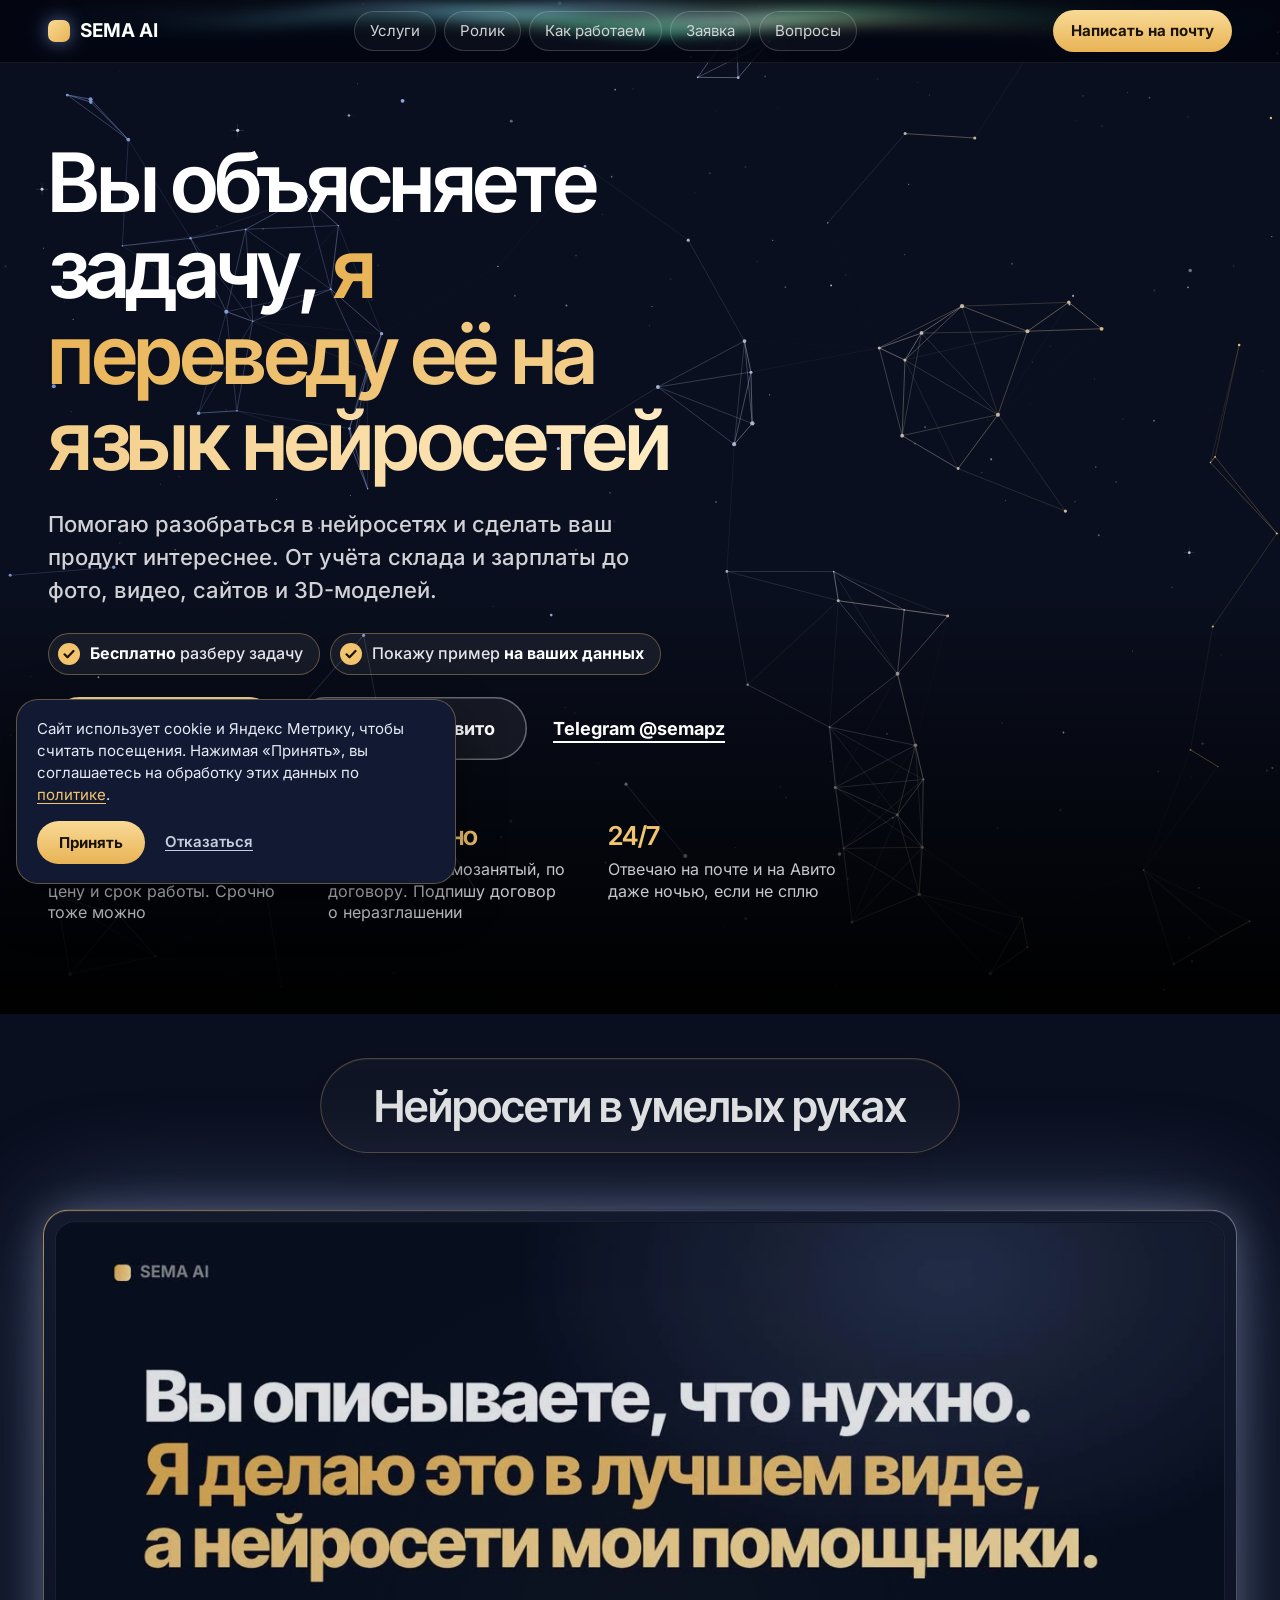
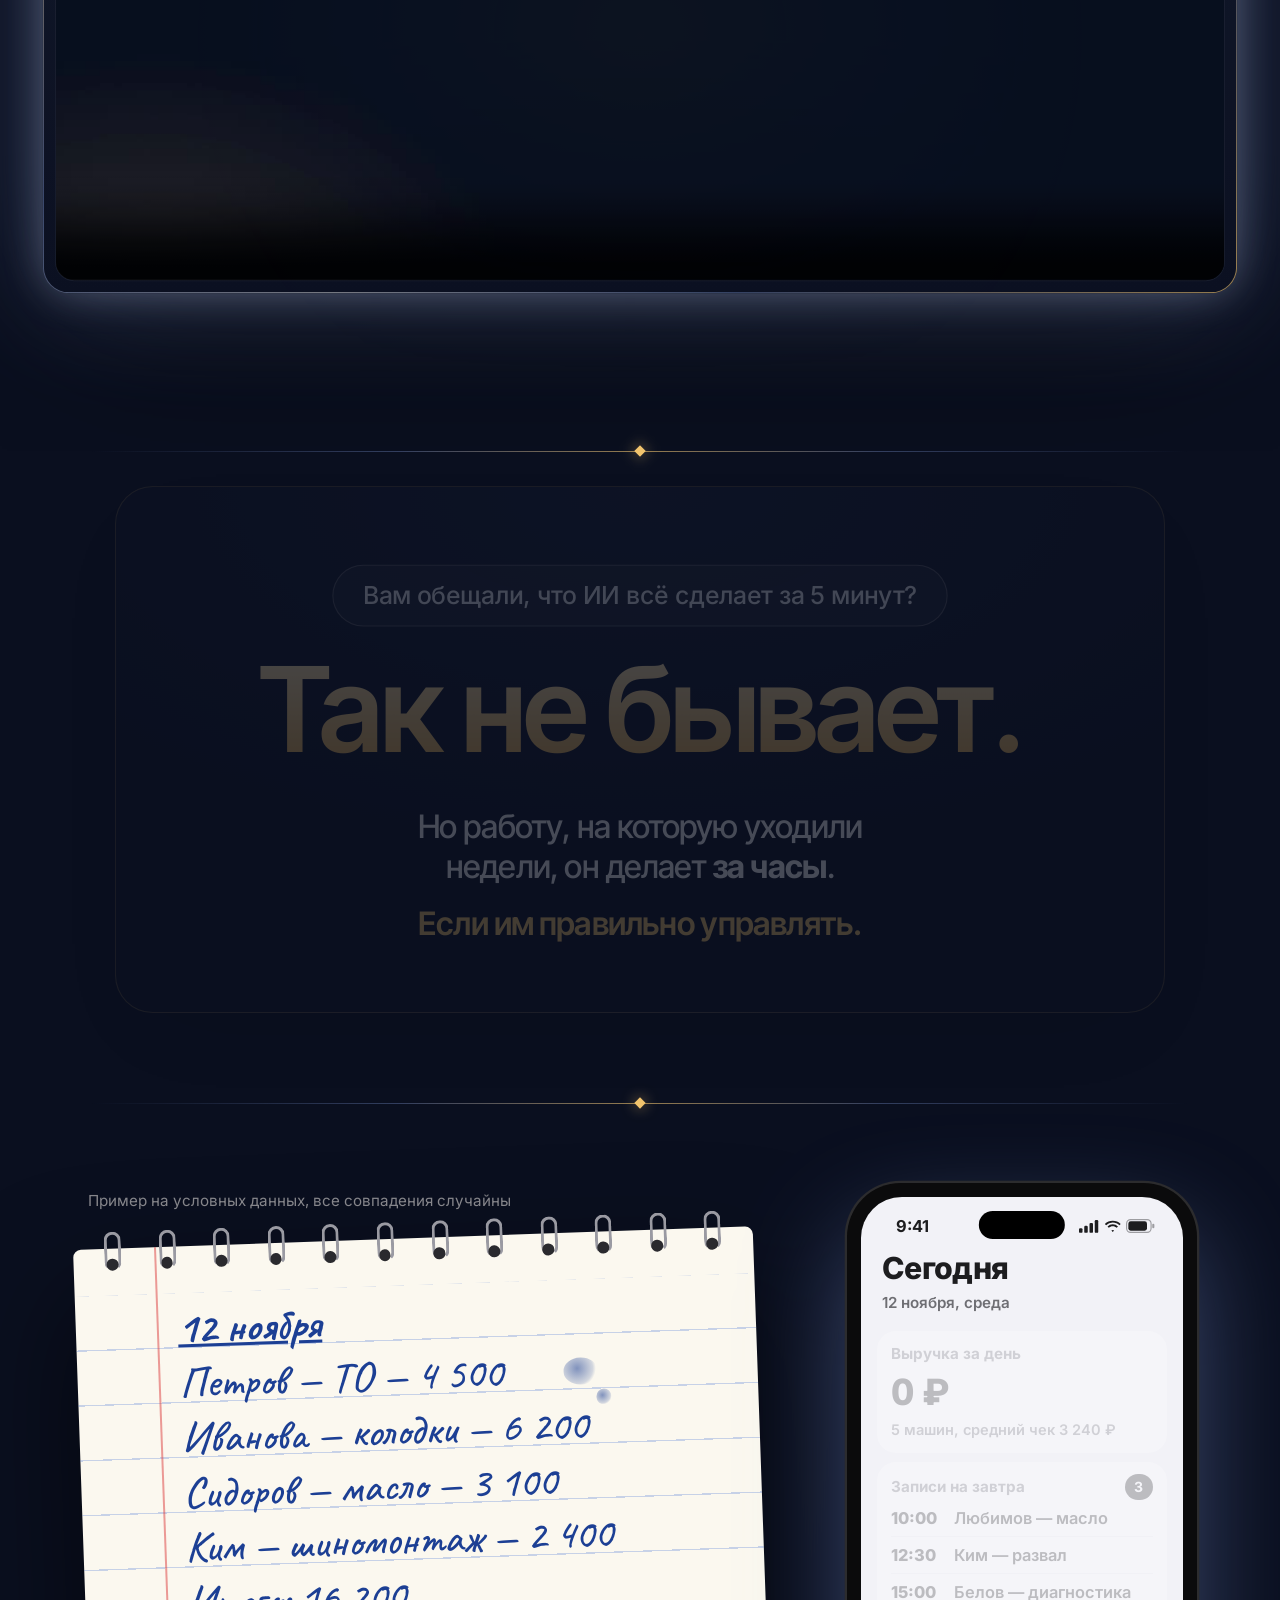
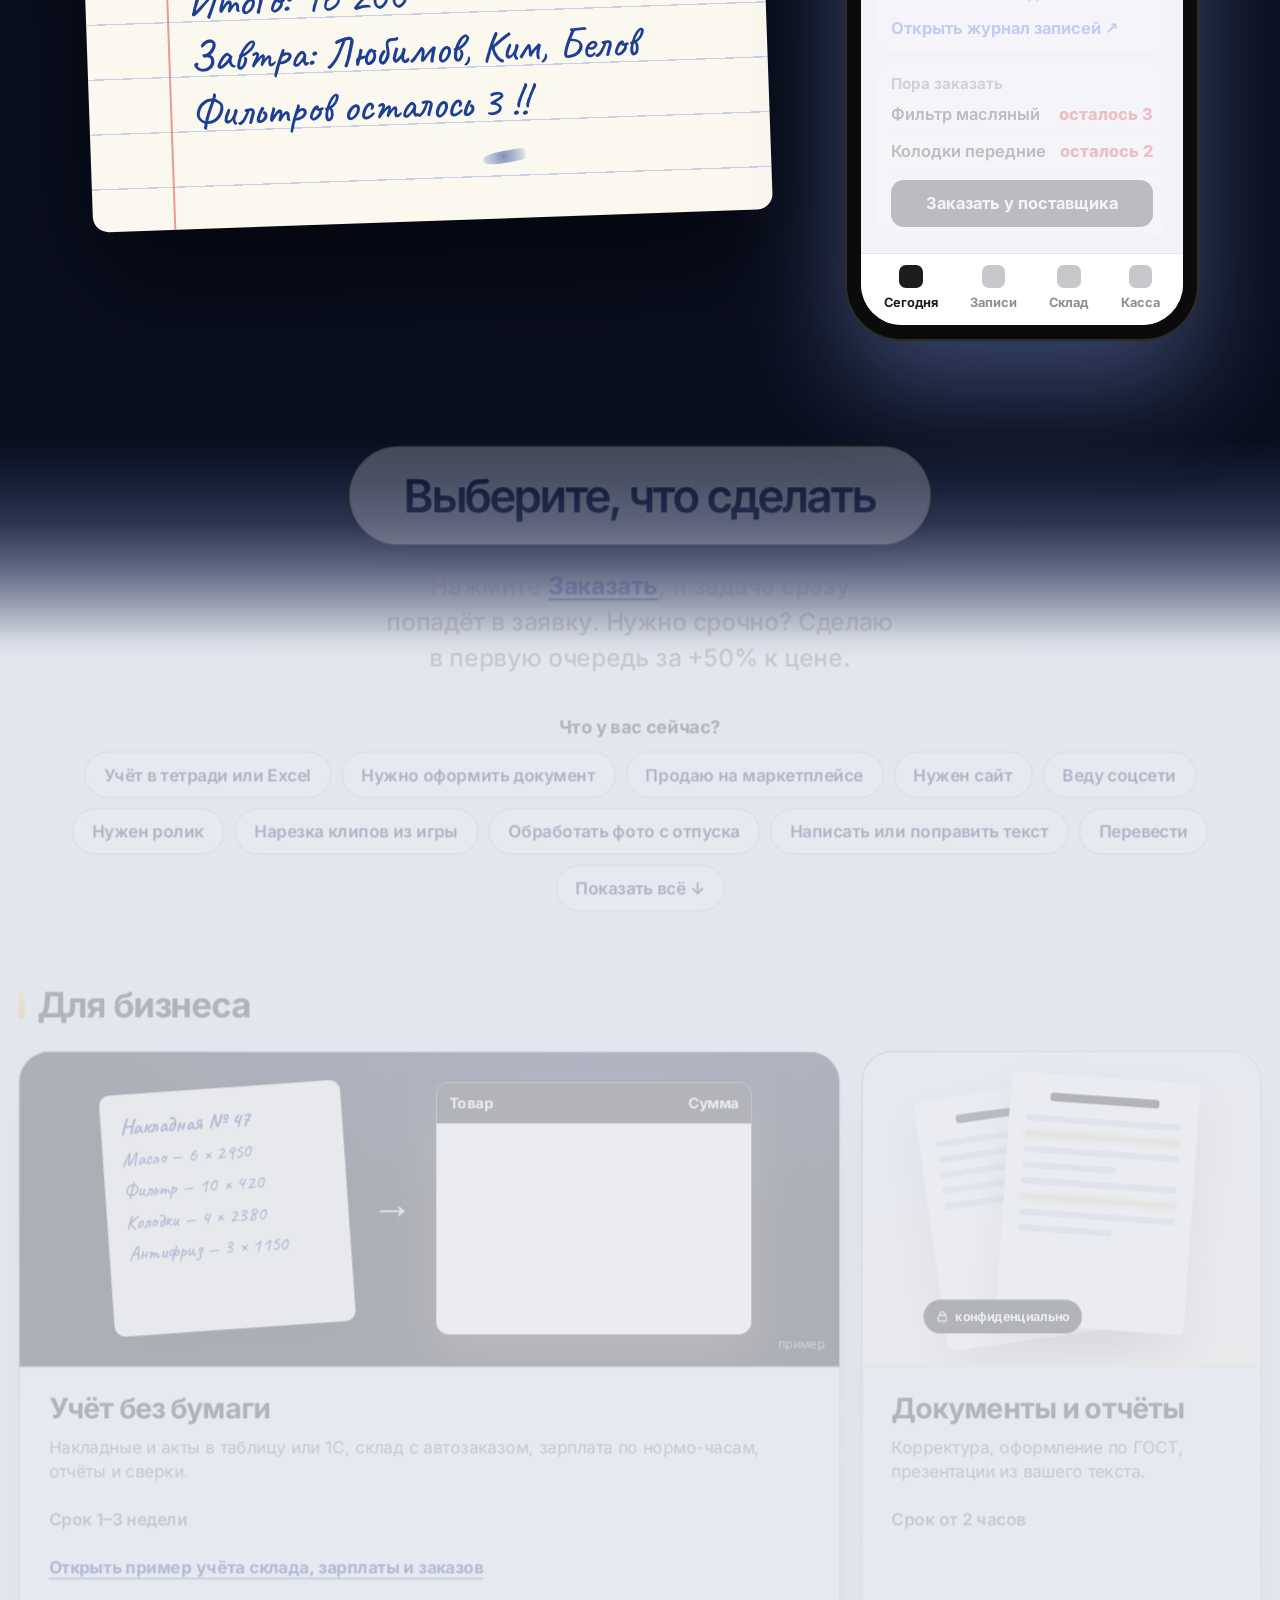
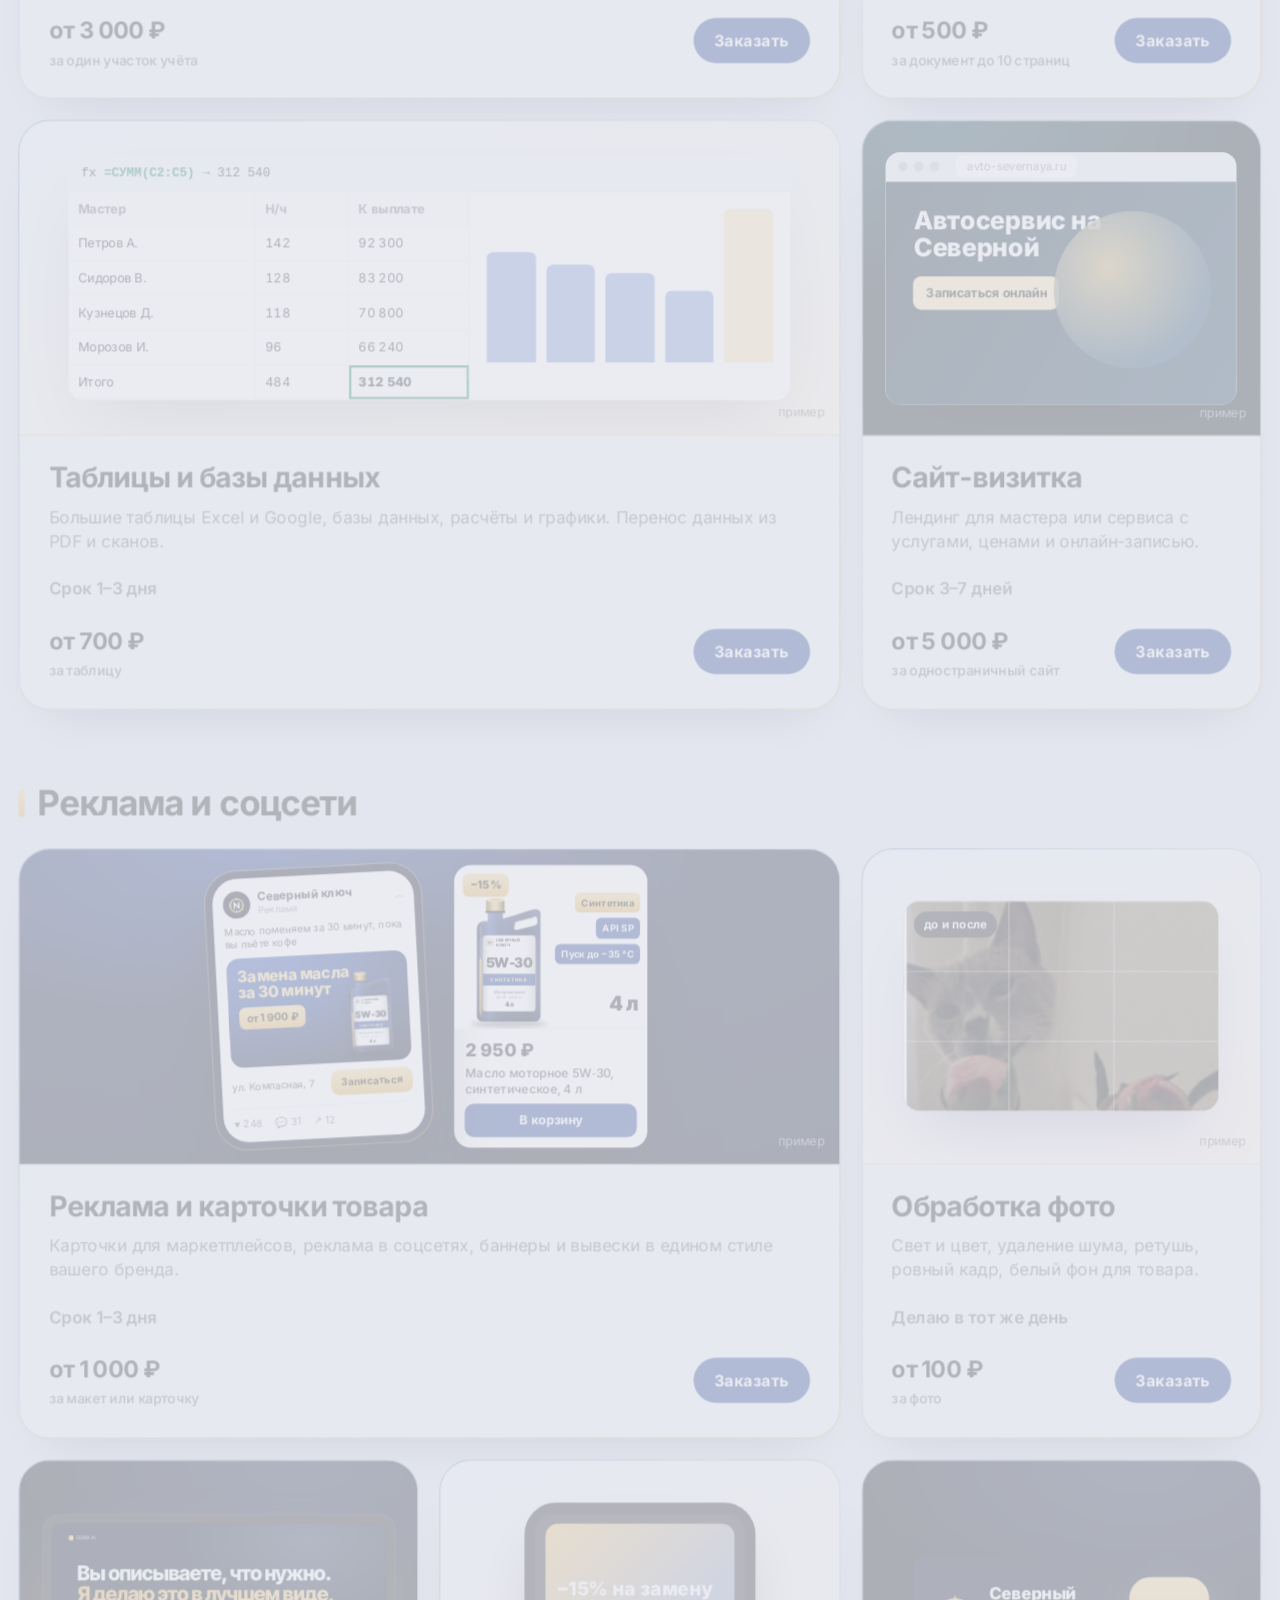
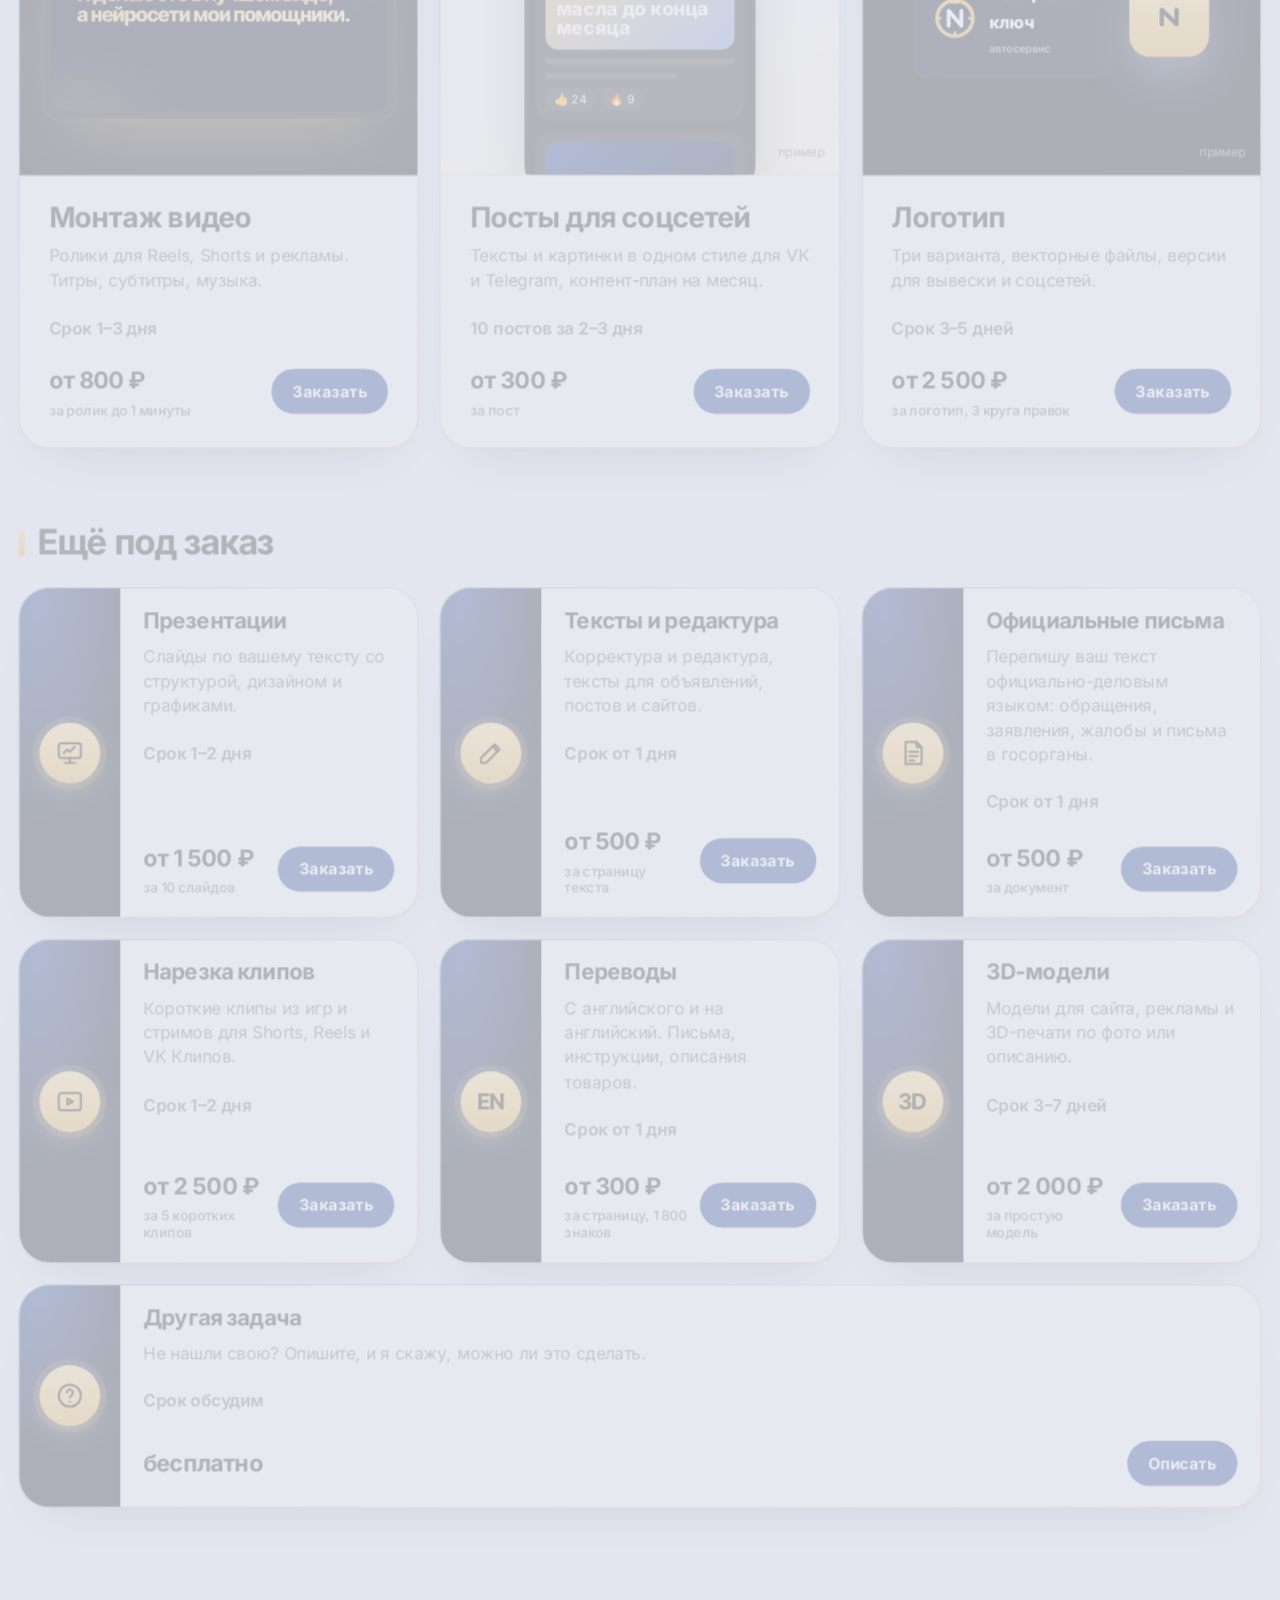
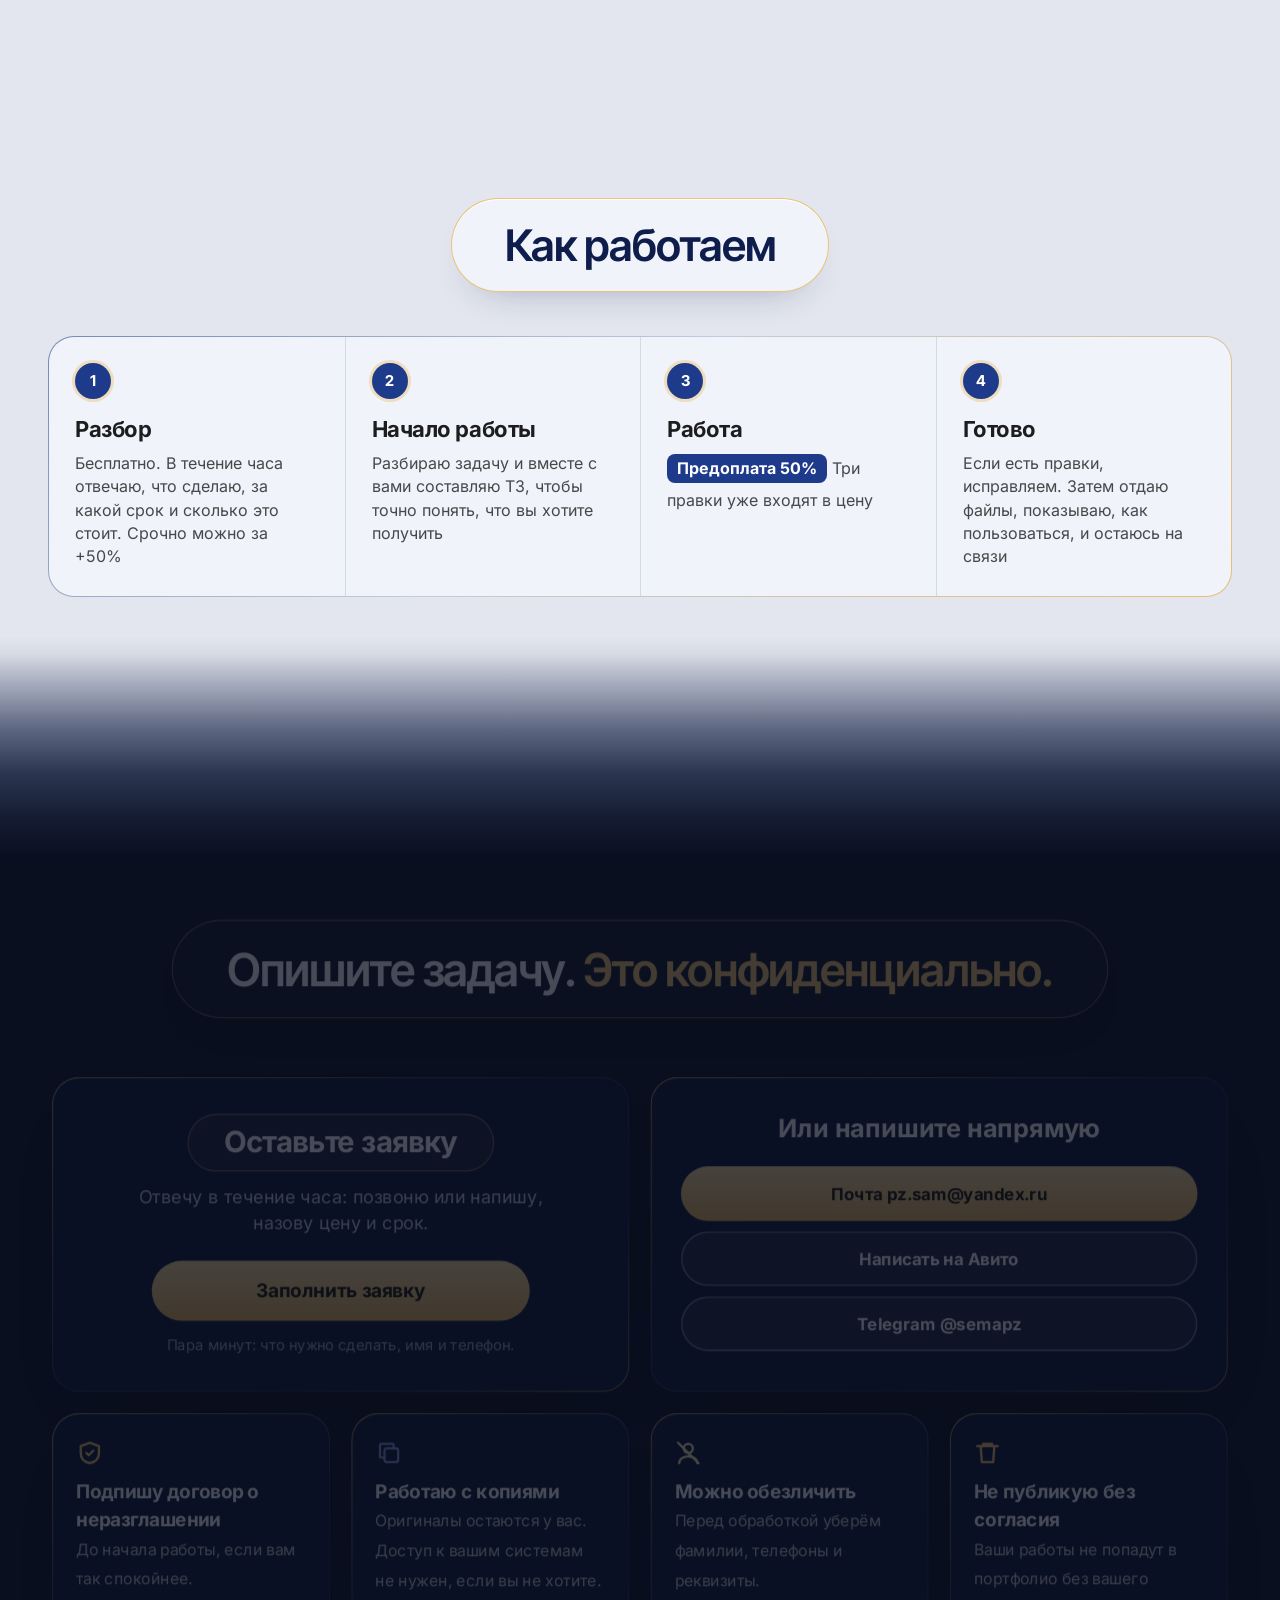
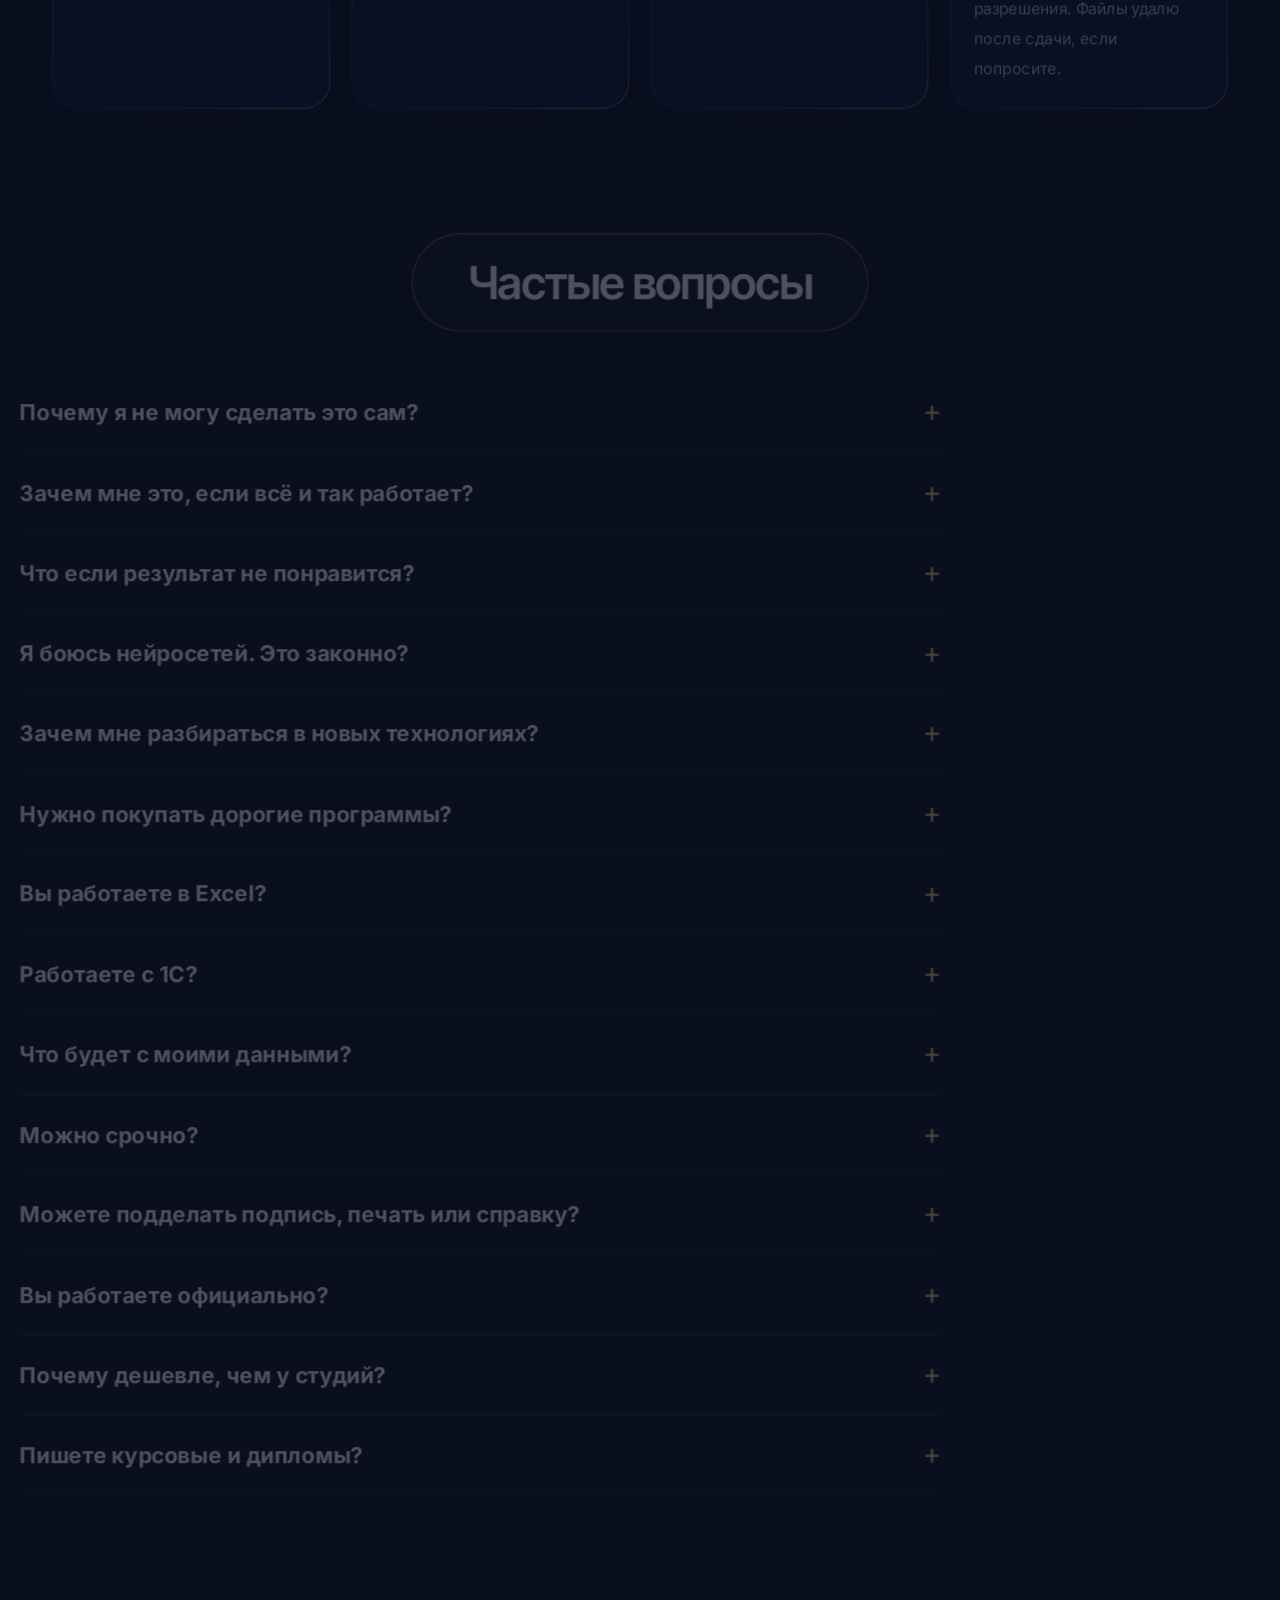
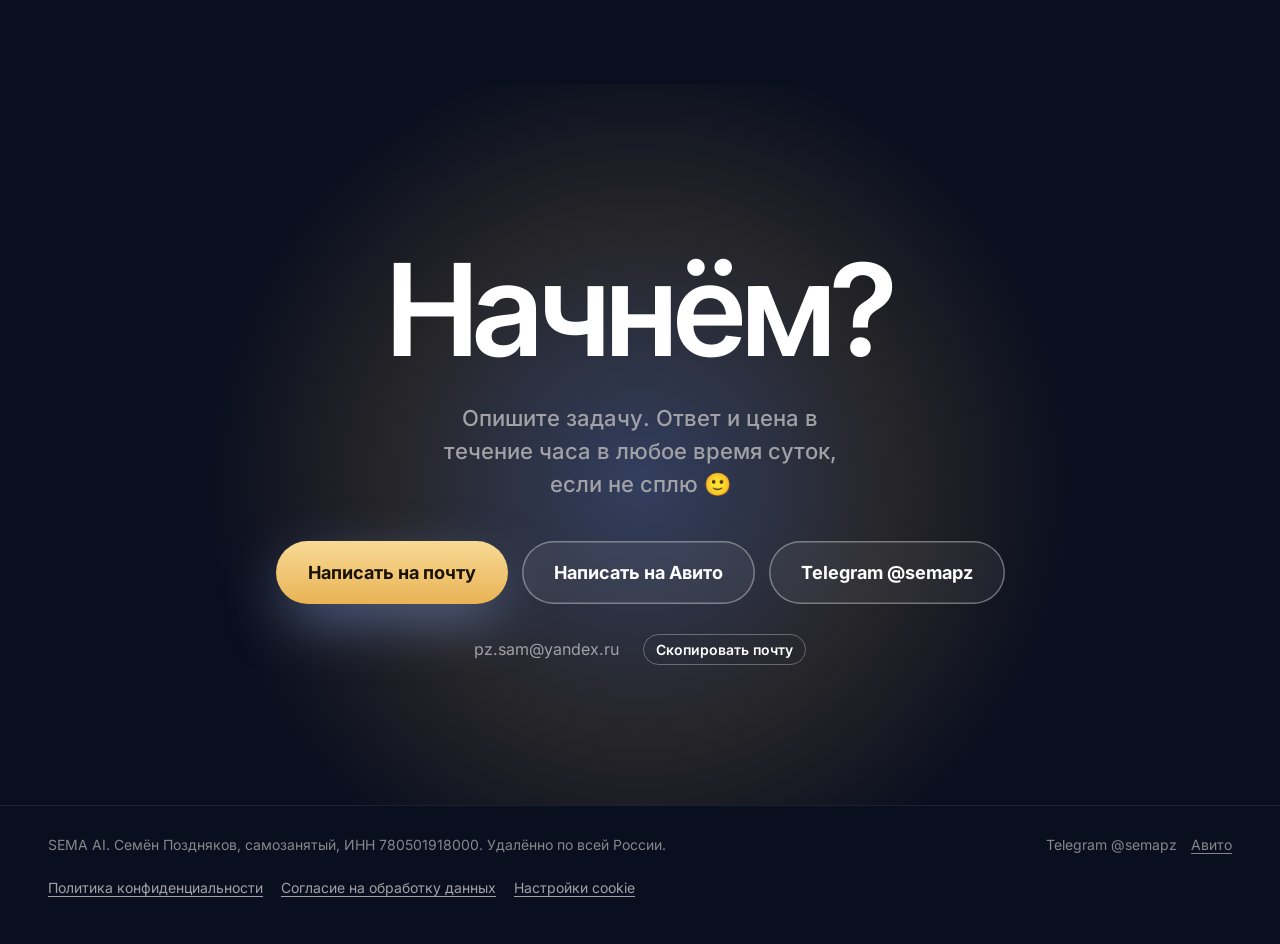
<file: index.html>
<!DOCTYPE html>
<html lang="ru">
<head>
<meta charset="utf-8">
<meta name="viewport" content="width=device-width, initial-scale=1">
<title>SEMA AI. Нейросети для учёта, документов, фото и сайтов</title>
<meta name="description" content="Помогаю разобраться в нейросетях и сделать ваш продукт интереснее: учёт склада и зарплаты, таблицы и базы данных, фото, видео, сайты под ключ, реклама и 3D-модели. Конфиденциально, на связи 24/7.">
<link rel="canonical" href="https://semapz.ru/">
<link rel="icon" href="favicon.ico" sizes="any">
<link rel="icon" type="image/png" sizes="32x32" href="img/favicon-32.png">
<link rel="apple-touch-icon" href="img/apple-touch-icon.png">
<meta name="theme-color" content="#0A0F1F">
<meta property="og:type" content="website">
<meta property="og:locale" content="ru_RU">
<meta property="og:url" content="https://semapz.ru/">
<meta property="og:title" content="semapz.ru">
<meta property="og:description" content="SEMA AI">
<meta property="og:image" content="https://semapz.ru/img/og-icon.png">
<meta property="og:image:width" content="600">
<meta property="og:image:height" content="600">
<meta property="og:image:alt" content="SEMA AI">
<meta name="twitter:card" content="summary">
<meta name="twitter:title" content="semapz.ru">
<meta name="twitter:description" content="SEMA AI">
<link rel="preload" href="fonts/inter-cyrillic-wght-normal.woff2" as="font" type="font/woff2" crossorigin>
<link rel="stylesheet" href="fonts.css">
<style>
/* Product-launch page: black stages with a living neural field, light stages between.
   The portfolio is a shop window: every service is a product card with its own live mockup. */
:root{
  --black:#0A0F1F;
  --c1:#7E97D6;
  --c2:#A9B9E8;
  --c3:#F2C46D;
  --mist:#E3E6EE;
  --graphite:#1D1D1F;
  --dim:#86868B;
  --ion:#F2C46D;
  --violet:#7E97D6;
  --gold:#FFE7B0;
  --glow:linear-gradient(180deg,#F8DA96,#E9B355);
  --font:"Inter","Helvetica Neue",Arial,system-ui,sans-serif;
  --display:"Inter Tight","Inter","Helvetica Neue",Arial,sans-serif;
  --hand:"Caveat","Comic Relief","Comic Sans MS",cursive;
  color-scheme:dark;
}
*{box-sizing:border-box}
html{scroll-behavior:smooth}
html,body{margin:0}
main{overflow-x:clip}
body{background:var(--black);color:#fff;font-family:var(--font);font-size:19px;line-height:1.5;-webkit-font-smoothing:antialiased;overflow-x:hidden}
img,video,canvas,svg{display:block;max-width:100%}
a{color:inherit;text-decoration:none}
button{font-family:inherit}
:focus-visible{outline:3px solid var(--ion);outline-offset:4px;border-radius:8px}
h1,h2,h3{margin:0;font-weight:800;letter-spacing:-.035em;line-height:1.03;text-wrap:balance;overflow-wrap:break-word}
p{margin:0}
.wrap{max-width:1240px;margin:0 auto;padding:0 28px}
h1,h2,.ticks b,.final h2{font-family:var(--display);font-weight:700;letter-spacing:-.035em}
.grad{background:linear-gradient(100deg,#E9B355 0%,#FFEBC2 50%,#E9B355 100%);background-size:200% 100%;-webkit-background-clip:text;background-clip:text;color:transparent;animation:shim 7s linear infinite}
@keyframes shim{to{background-position:-200% 0}}
.sec-title{font-size:clamp(30px,5vw,72px);max-width:18ch;line-height:1.06}
.lede{font-size:clamp(19px,1.8vw,23px);margin-top:22px;max-width:44ch;font-weight:500}
.dark .lede{color:#a1a1a6}
.light .lede{color:#6e6e73}
.lede-link{color:#1d1d1f;font-weight:700;text-decoration:underline;text-underline-offset:4px}

/* nav */
.nav{position:fixed;inset:0 0 auto 0;z-index:50;background:rgba(0,0,0,.55);backdrop-filter:saturate(180%) blur(18px);-webkit-backdrop-filter:saturate(180%) blur(18px);border-bottom:1px solid rgba(255,255,255,.08)}
.nav .wrap{display:flex;align-items:center;justify-content:space-between;height:62px;gap:20px}
.brand{font-weight:800;font-size:19px;letter-spacing:-.02em;display:flex;align-items:center;gap:10px}
.brand i{width:22px;height:22px;border-radius:7px;background:linear-gradient(135deg,#F8DA96,#E9B355);display:block;box-shadow:0 0 18px rgba(126,151,214,.7)}
.links{display:flex;gap:8px;font-size:15px;color:#d2d2d7}
.links a{padding:8px 15px;border-radius:999px;border:1px solid rgba(255,255,255,.18);background:rgba(255,255,255,.03);transition:border-color .2s,background .2s,color .2s}
.links a:hover{color:#fff;border-color:rgba(242,196,109,.7);background:rgba(242,196,109,.08)}
.pill{display:inline-flex;align-items:center;border-radius:999px;font-weight:700;font-size:15px;padding:10px 18px;background:linear-gradient(180deg,#F8DA96,#E9B355);color:#1a1200;white-space:nowrap}
.pill:hover{background:linear-gradient(180deg,#FFE4A8,#F0BE62)}

/* buttons */
.cta-row{display:flex;flex-wrap:wrap;gap:14px;margin-top:40px}
.btn{display:inline-flex;align-items:center;justify-content:center;border-radius:999px;font-weight:700;font-size:18px;padding:18px 32px;border:0;cursor:pointer}
.btn-light{background:linear-gradient(180deg,#F8DA96,#E9B355);color:#1a1200}
.btn-light:hover{background:linear-gradient(180deg,#FFE4A8,#F0BE62)}
.btn-line{background:rgba(255,255,255,.06);color:#fff;box-shadow:inset 0 0 0 1.5px rgba(255,255,255,.35)}
.btn-line:hover{box-shadow:inset 0 0 0 1.5px #fff}
.offers{display:flex;flex-wrap:wrap;gap:10px;margin-top:26px}
.offer{display:inline-flex;align-items:center;gap:10px;padding:9px 16px 9px 9px;border-radius:999px;background:rgba(255,255,255,.06);border:1px solid rgba(242,196,109,.35);font-size:16px;font-weight:500;color:#e5e5ea;line-height:1.2}
.offer svg{flex:none;display:block}
.offer b{color:#fff;font-weight:700}
.hero .cta-row{margin-top:22px}
.btn-text{background:transparent;color:#fff;padding:18px 12px;text-decoration:underline;text-underline-offset:6px;text-decoration-thickness:1.5px}
.btn-text:hover{color:var(--ion)}
.btn-glow{background:var(--glow);color:#1a1200;box-shadow:0 20px 60px -10px rgba(126,151,214,.7)}
.btn-glow:hover{filter:brightness(1.07)}

/* hero */
.hero{position:relative;min-height:92vh;display:flex;align-items:flex-end;padding:140px 0 90px;overflow:hidden;isolation:isolate}
#field{position:absolute;inset:0;width:100%;height:100%;z-index:-1}
.hero::after{content:"";position:absolute;inset:auto 0 0 0;height:42%;background:linear-gradient(to bottom,transparent,#000);z-index:-1;pointer-events:none}
.hero .wrap{width:100%}
.hero h1{font-size:clamp(34px,6.4vw,92px);max-width:15ch;line-height:1.02}
.hero .sub{font-size:clamp(18px,1.8vw,22px);color:#d1d1d6;max-width:44ch;margin-top:24px;font-weight:500}
.ticks{display:flex;flex-wrap:wrap;gap:18px 40px;margin-top:56px}
.ticks b{display:block;font-size:26px;letter-spacing:-.03em;color:#F2C46D}
.ticks span{color:#c7c7cc;font-size:16px;display:block;max-width:24ch;line-height:1.35;margin-top:4px}

/* statement */
.statement{padding:150px 0 50px}
.statement h2{font-size:clamp(26px,4vw,56px);line-height:1.1;text-align:center}
.statement .q{display:block;font-size:.6em;color:#a1a1a6;letter-spacing:-.02em;max-width:28ch;margin:0 auto}
.statement .no{display:block;width:max-content;max-width:100%;margin:.2em auto .26em;font-size:2.2em;line-height:1;letter-spacing:-.045em;color:#F2C46D;background:linear-gradient(180deg,#FFE7B0 10%,#E9B355 90%);-webkit-background-clip:text;background-clip:text;-webkit-text-fill-color:transparent;padding-bottom:.06em}
.statement .but{display:block;font-size:.62em;color:#d1d1d6;max-width:30ch;margin:0 auto;letter-spacing:-.02em;line-height:1.25}
.statement .but b{color:#fff}

/* scroll scene: notebook -> phone app */
.scene{height:220vh;position:relative}
.stage{position:sticky;top:0;height:100vh;overflow:hidden;display:flex;flex-direction:column;align-items:center;padding-top:88px}
.stage h3{font-size:clamp(20px,2.3vw,30px);font-weight:700;letter-spacing:-.02em;text-align:center;width:90vw;max-width:26ch;margin:0 auto}
.duo{position:relative;display:flex;align-items:center;justify-content:center;gap:72px;margin-top:3vh}
.nb2{position:relative;width:520px;height:446px;background:#fbf8ef;border-radius:6px 6px 12px 12px;box-shadow:0 40px 90px rgba(0,0,0,.55);transform:rotate(-2deg);color:#1c3f94;font-family:var(--hand)}
.nb2 .rings{position:absolute;left:24px;right:24px;top:-13px;height:30px;display:flex;justify-content:space-between}
.nb2 .rings i{width:13px;height:30px;border-radius:7px;border:3px solid #9a9aa2;border-bottom-color:transparent;display:block;position:relative}
.nb2 .rings i::after{content:"";position:absolute;left:-1px;bottom:-2px;width:9px;height:9px;border-radius:50%;background:#2a2a2e}
.nb2 .lines{position:absolute;inset:36px 0 0 0;background-image:repeating-linear-gradient(to bottom,transparent 0 41px,rgba(64,110,210,.28) 41px 42px)}
.nb2 .mg{position:absolute;top:0;bottom:0;left:62px;width:1.5px;background:rgba(220,60,60,.5)}
.nb2 .tx{position:absolute;left:78px;right:18px;top:42px;font-size:33px;line-height:42px;font-weight:500}
.nb2 .tx div{position:relative;white-space:nowrap}
.nb2 .tx .d{font-weight:700;text-decoration:underline;text-decoration-thickness:2px}
.nb2 .blot{position:absolute;border-radius:50%;background:radial-gradient(circle at 40% 40%,rgba(28,63,148,.55),rgba(28,63,148,.18) 60%,transparent 72%);pointer-events:none}
.nb2 .b1{width:26px;height:20px;left:372px;top:96px}
.nb2 .b2{width:12px;height:12px;left:396px;top:120px}
.nb2 .b3{width:40px;height:9px;left:300px;top:394px;border-radius:40%;transform:rotate(-8deg)}
.nb2 .mk{position:absolute;left:-8px;right:-6px;top:9px;height:30px;background:rgba(255,226,60,.6);border-radius:4px;transform-origin:left center;transform:scaleX(var(--k,0));z-index:-1}
.ph2{width:300px;height:648px;flex:none;opacity:var(--po,0);transform:translateY(var(--py,60px))}
.ph2 .body{width:100%;height:100%;border-radius:46px;background:#0b0b0c;padding:12px;box-shadow:0 0 0 2px #2c2c2e,0 40px 90px rgba(126,151,214,.42)}
.ap{position:relative;height:100%;border-radius:35px;background:#f2f2f7;color:#1d1d1f;padding:16px 14px;overflow:hidden;font-family:var(--font)}
.ap-sb{position:relative;display:flex;justify-content:space-between;align-items:center;font-size:14px;font-weight:700;padding:0 10px 8px 16px;height:26px}
.ap-sb .di{position:absolute;left:50%;top:-4px;transform:translateX(-50%);width:74px;height:24px;border-radius:14px;background:#000}
.ap-sb .ic{display:flex;gap:4px;align-items:center;fill:#1d1d1f;color:#1d1d1f}
.ap-h{font-size:26px;font-weight:800;letter-spacing:-.02em;padding:0 4px}
.ap-d{font-size:13px;color:#6e6e73;font-weight:600;padding:0 4px 6px}
.ap-c{background:#fff;border-radius:16px;padding:10px 12px;margin-top:8px;opacity:calc(.25 + .75*var(--on,0));box-shadow:0 0 0 calc(3px*var(--ring,0)) rgba(126,151,214,.75)}
.ap-c .h{display:flex;justify-content:space-between;align-items:center;font-size:13px;color:#6e6e73;font-weight:700}
.ap-c .h b{background:#1d1d1f;color:#fff;font-size:12px;border-radius:999px;padding:2px 8px}
.ap-c .v{font-size:31px;font-weight:800;letter-spacing:-.03em;font-variant-numeric:tabular-nums}
.ap-c .s{font-size:12.5px;color:#6e6e73;font-weight:600}
.ap-r{display:flex;gap:10px;font-size:14px;font-weight:600;padding:5px 0;white-space:nowrap;border-bottom:1px solid #f0f0f3}
.ap-r:last-of-type{border-bottom:0}
.ap-r .tt{font-weight:800;width:44px;flex:none}
.ap-r .q{margin-left:auto;font-weight:800;color:#d7263d;white-space:nowrap}
.ap-l{display:block;margin-top:5px;font-size:14px;font-weight:700;color:#2f62d8}
.ap-b{margin-top:8px;background:#1d1d1f;color:#fff;text-align:center;border-radius:11px;padding:10px;font-size:14px;font-weight:700}
.ap-t{position:absolute;left:0;right:0;bottom:0;height:62px;background:#fff;border-top:1px solid #e5e5ea;display:flex;justify-content:space-around;padding:9px 6px 0;font-size:11px;font-weight:700;color:#8e8e93}
.ap-t span{display:flex;flex-direction:column;align-items:center;gap:4px}
.ap-t i{width:20px;height:20px;border-radius:6px;background:#c7c7cc;display:block}
.ap-t .on{color:#1d1d1f}.ap-t .on i{background:#1d1d1f}
.ex-note{position:absolute;right:0;bottom:-30px;font-size:13px;color:#86868b}

/* SHOWCASE: product cards */
.light{background:var(--mist);color:var(--graphite)}
.shop{padding:140px 0 130px}
.bento{display:grid;grid-template-columns:repeat(3,minmax(0,1fr));gap:20px;margin-top:64px}
.prod{background:#fff;border-radius:30px;overflow:hidden;display:flex;flex-direction:column;transition:transform .5s cubic-bezier(.2,.7,.2,1),box-shadow .5s}
.prod:hover{transform:translateY(-8px);box-shadow:0 40px 80px -40px rgba(0,0,0,.35)}
.prod.w2{grid-column:span 2}
.vis{position:relative;height:300px;overflow:hidden;display:grid;place-items:center}
.vis.dk{background:radial-gradient(120% 90% at 70% 0%,#16203f 0%,#0b0b12 60%)}
.vis.lt{background:linear-gradient(160deg,#eef2fb 0%,#fdf3e6 100%)}
.vis.cy{background:radial-gradient(120% 100% at 20% 0%,#103a46 0%,#071015 65%)}
.info{padding:26px 28px 28px;display:flex;flex-direction:column;gap:12px;flex:1}
.info h3{font-size:27px;letter-spacing:-.025em}
.info p{color:#6e6e73;font-size:16px;line-height:1.45}
.meta{display:flex;flex-wrap:wrap;gap:8px}
.meta span{font-size:13px;font-weight:600;color:#3a3a3c;background:#f2f2f7;border-radius:999px;padding:5px 11px}
.buy{display:flex;align-items:center;justify-content:space-between;gap:12px;margin-top:auto;padding-top:10px}
.buy b{font-size:22px;font-weight:800;letter-spacing:-.02em}
.order-btn{border:0;cursor:pointer;background:#1d1d1f;color:#fff;border-radius:999px;font-weight:700;font-size:15px;padding:12px 20px}
.order-btn:hover{background:#000}
.tag-ex{position:absolute;right:14px;bottom:12px;font-size:12px;color:rgba(255,255,255,.55)}
.vis.lt .tag-ex{color:rgba(0,0,0,.45)}

/* mock: automation (paper -> table loop) */
.m-auto{display:flex;align-items:center;gap:22px}
.m-paper{width:230px;height:230px;background:#f7f2e4;border-radius:10px;padding:16px 18px;font-family:var(--hand);color:#1e3a8a;font-size:19px;line-height:30px;white-space:nowrap;overflow:hidden;transform:rotate(-4deg);box-shadow:0 20px 40px rgba(0,0,0,.4)}
.m-paper b{font-size:21px}
.m-arrow{font-size:40px;font-weight:800;color:#fff;opacity:.9}
.m-table{width:300px;background:#fff;border-radius:12px;overflow:hidden;color:#1d1d1f;font-size:14px;box-shadow:0 20px 50px rgba(242,196,109,.25)}
.m-table div{display:flex;justify-content:space-between;padding:9px 12px;border-bottom:1px solid #eee;opacity:0;animation:row 7s infinite}
.m-table div:first-child{background:#1d1d1f;color:#fff;font-weight:700;opacity:1;animation:none}
.m-table div:nth-child(2){animation-delay:.6s}.m-table div:nth-child(3){animation-delay:1s}.m-table div:nth-child(4){animation-delay:1.4s}.m-table div:nth-child(5){animation-delay:1.8s}
.m-table div.t{font-weight:800;background:#f0eeff;animation-delay:2.4s}
@keyframes row{0%{opacity:0;transform:translateX(16px)}8%,85%{opacity:1;transform:none}95%,100%{opacity:0}}

/* mock: marketplace photo */
.m-shop{width:250px;background:#fff;border-radius:18px;box-shadow:0 30px 60px -20px rgba(80,60,160,.35);overflow:hidden;color:#1d1d1f}
.m-ph{position:relative;aspect-ratio:1/1}
.m-ph img{position:absolute;inset:0;width:100%;height:100%;object-fit:cover}
.m-ph .bf{animation:wipe 6s infinite ease-in-out}
.m-ph .line{position:absolute;top:0;bottom:0;width:3px;background:#fff;box-shadow:0 0 14px rgba(126,151,214,.9);animation:wl 6s infinite ease-in-out}
@keyframes wipe{0%,15%{clip-path:inset(0 0 0 0)}55%,85%{clip-path:inset(0 0 0 100%)}100%{clip-path:inset(0 0 0 0)}}
@keyframes wl{0%,15%{left:0;opacity:0}16%{opacity:1}55%{left:100%;opacity:1}56%,100%{opacity:0;left:100%}}
.m-shop .t{padding:12px 14px 4px;font-size:14px;font-weight:600}
.m-shop .p{padding:0 14px 14px;font-size:18px;font-weight:800}
.m-badge{position:absolute;left:10px;top:10px;background:#1d1d1f;color:#fff;font-size:11px;font-weight:700;padding:4px 9px;border-radius:999px;z-index:2}

.m-photo{position:relative;width:300px;height:200px;border-radius:16px;overflow:hidden;box-shadow:0 30px 60px -20px rgba(80,60,160,.45)}
.m-photo img{position:absolute;inset:0;width:100%;height:100%;object-fit:cover}
.m-photo .bf{animation:wipe 6s infinite ease-in-out}
.m-photo .line{position:absolute;top:0;bottom:0;width:3px;background:#fff;box-shadow:0 0 14px rgba(126,151,214,.9);animation:wl 6s infinite ease-in-out}
.m-photo .cg{position:absolute;inset:0;background-image:linear-gradient(rgba(255,255,255,.45) 1px,transparent 1px),linear-gradient(90deg,rgba(255,255,255,.45) 1px,transparent 1px);background-size:33.33% 33.33%;animation:wipe 6s infinite ease-in-out}
.m-photo .m-badge{z-index:3}

.m-ads{display:flex;align-items:center;gap:26px}
.m-mp{width:184px;background:#fff;color:#1d1d1f;border-radius:16px;overflow:hidden;box-shadow:0 30px 60px rgba(0,0,0,.5)}
.m-mp .ph{height:156px;background:#fff;position:relative;border-bottom:1px solid #f0f0f3}
.m-mp .ph svg{position:absolute;left:4px;top:22px}
.m-mp .sale{position:absolute;left:8px;top:8px;background:linear-gradient(180deg,#F8DA96,#E9B355);color:#1a1200;font-size:10.5px;font-weight:800;padding:3px 7px;border-radius:6px}
.m-mp .ig{position:absolute;right:7px;top:26px;display:flex;flex-direction:column;gap:5px;align-items:flex-end}
.m-mp .ig span{background:#1E3A8A;color:#fff;font-size:9px;font-weight:700;padding:3px 6px;border-radius:5px;white-space:nowrap}
.m-mp .ig span:first-child{background:linear-gradient(180deg,#F8DA96,#E9B355);color:#1a1200}
.m-mp .vol{position:absolute;right:9px;bottom:8px;font-size:19px;font-weight:900;letter-spacing:-.02em}
.m-mp .p{padding:8px 10px 0;font-size:17px;font-weight:800}
.m-mp .t{padding:2px 10px 0;font-size:11.5px;font-weight:500;line-height:1.25;color:#3a3a3c}
.m-mp .bt{margin:7px 10px 10px;background:#1E3A8A;color:#fff;text-align:center;border-radius:9px;padding:7px;font-weight:700;font-size:12px}
/* task picker (pattern: "help me choose" schemes on product sites) */
.pick{display:flex;flex-wrap:wrap;align-items:center;gap:10px;margin-top:36px}
.pick .q{font-weight:700;font-size:17px;margin-right:6px}
.pick button{border:1.5px solid #d2d2d7;background:#fff;color:#1d1d1f;border-radius:999px;padding:11px 18px;font-size:16px;font-weight:600;cursor:pointer;min-height:44px}
.pick button:hover{border-color:#1d1d1f}
.pick button[aria-pressed="true"]{background:#1d1d1f;color:#fff;border-color:#1d1d1f}
.grp{margin-top:72px}
.grp-h{display:flex;flex-wrap:wrap;align-items:baseline;gap:6px 18px}
.grp-h h3{font-size:clamp(24px,2.6vw,34px);letter-spacing:-.03em}
.grp-h p{color:#6e6e73;font-size:17px}
.grp .bento{margin-top:26px}
.prod{transition:transform .5s cubic-bezier(.2,.7,.2,1),box-shadow .5s,opacity .35s,filter .35s}
.term{font-size:15px;color:#6e6e73;margin-top:10px;font-weight:600}
.prod{cursor:pointer}
.prod:hover{transform:translateY(-4px)}
.prod.off{opacity:.28;filter:saturate(.3)}
.prod.hit{box-shadow:0 0 0 3px #1d1d1f}
.mini{display:grid;grid-template-columns:repeat(3,minmax(0,1fr));gap:20px;margin-top:26px}
.mini .prod{flex-direction:row;align-items:stretch}
.mini .ico{flex:none;width:96px;display:grid;place-items:center;background:radial-gradient(120% 100% at 20% 0%,#103a46 0%,#071015 65%);color:#F2C46D;font-family:var(--display);font-weight:700;font-size:28px}
.mini .info{padding:22px 24px}
.mini .info{padding:20px 22px;display:flex;flex-direction:column}
.mini .info h3{font-size:21px}
.mini .buy{margin-top:auto;padding-top:14px}
.m-3d{perspective:700px;display:grid;place-items:center}
.cube{width:110px;height:110px;position:relative;transform-style:preserve-3d;animation:spin 12s linear infinite}
.cube i{position:absolute;inset:0;border:1.5px solid rgba(242,196,109,.9);background:linear-gradient(135deg,rgba(242,196,109,.28),rgba(126,151,214,.22));box-shadow:inset 0 0 30px rgba(242,196,109,.25)}
.cube .f1{transform:translateZ(55px)}.cube .f2{transform:rotateY(180deg) translateZ(55px)}.cube .f3{transform:rotateY(90deg) translateZ(55px)}
.cube .f4{transform:rotateY(-90deg) translateZ(55px)}.cube .f5{transform:rotateX(90deg) translateZ(55px);background:linear-gradient(135deg,rgba(255,231,176,.35),rgba(126,151,214,.2))}.cube .f6{transform:rotateX(-90deg) translateZ(55px)}
.floor{width:240px;height:60px;margin-top:40px;border-radius:50%;background:radial-gradient(closest-side,rgba(242,196,109,.35),transparent);}
@keyframes spin{from{transform:rotateX(-22deg) rotateY(0)}to{transform:rotateX(-22deg) rotateY(360deg)}}

/* mock: video screen */
.m-screen{width:88%;border-radius:14px;padding:8px;background:#1c1c1e;box-shadow:0 0 0 1px rgba(255,255,255,.12),0 30px 70px -20px rgba(242,196,109,.4)}
.m-screen video{width:100%;aspect-ratio:16/9;border-radius:9px;background:#000}

/* mock: documents */
.m-docs{position:relative;width:250px;height:250px}
.m-a4{position:absolute;width:180px;height:240px;background:#fff;border-radius:6px;box-shadow:0 18px 40px rgba(0,0,0,.18);padding:18px 16px}
.m-a4.back{left:0;top:10px;transform:rotate(-8deg);opacity:.85}
.m-a4.front{right:0;top:0;transform:rotate(4deg)}
.m-a4 i{display:block;height:6px;border-radius:3px;background:#d8d8de;margin:9px 0}
.m-a4 i.h{background:#1d1d1f;width:70%;margin:0 auto 14px;height:8px}
.m-a4 i.s{width:60%}
.m-a4 .hl{position:relative}
.m-a4 .hl::after{content:"";position:absolute;inset:-3px -4px;background:rgba(255,231,176,.45);border-radius:3px;transform-origin:left;animation:hl 5s infinite}
@keyframes hl{0%,20%{transform:scaleX(0)}40%,80%{transform:scaleX(1)}100%{transform:scaleX(1);opacity:0}}
.m-lock{position:absolute;left:-6px;bottom:6px;display:flex;align-items:center;gap:6px;background:#1d1d1f;color:#fff;font-size:12px;font-weight:700;padding:7px 12px;border-radius:999px;z-index:3}

/* mock: website */
.m-browser{width:88%;height:240px;background:#fff;border-radius:14px;overflow:hidden;box-shadow:0 30px 70px -20px rgba(0,0,0,.6)}
.m-bar{height:28px;background:#ececf0;display:flex;align-items:center;gap:6px;padding:0 12px}
.m-bar i{width:9px;height:9px;border-radius:50%;background:#c7c7cc;display:block}
.m-bar span{margin-left:10px;font-size:11px;color:#8e8e93;background:#fff;border-radius:6px;padding:2px 10px}
.m-page{animation:sc 9s infinite ease-in-out;color:#111}
@keyframes sc{0%,20%{transform:translateY(0)}50%,70%{transform:translateY(-190px)}100%{transform:translateY(0)}}
.m-hero{height:212px;background:linear-gradient(120deg,#0b1d2a,#173a52);color:#fff;padding:24px 26px;position:relative}
.m-hero b{font-size:24px;line-height:1.1;display:block;max-width:230px;font-weight:800}
.m-hero span{display:inline-block;margin-top:14px;background:#FFE7B0;color:#111;font-weight:700;font-size:12px;padding:7px 12px;border-radius:8px}
.m-hero em{position:absolute;right:24px;top:28px;width:150px;height:150px;border-radius:50%;background:radial-gradient(circle at 35% 35%,#F2C46D,#1e4a66 70%);opacity:.8}
.m-row{display:grid;grid-template-columns:repeat(3,1fr);gap:10px;padding:16px 20px}
.m-row div{height:80px;border-radius:10px;background:#f2f2f7;padding:10px;font-size:11px;font-weight:700}

/* mock: logo */
.m-logo{display:flex;gap:16px;align-items:center}
.m-card{width:190px;height:116px;border-radius:12px;display:flex;align-items:center;gap:10px;padding:0 18px;box-shadow:0 20px 40px rgba(0,0,0,.35);animation:fl 6s infinite ease-in-out}
.m-card.d{background:#0f1220;color:#fff}
.m-card.l{background:#fff;color:#0f1220;animation-delay:-3s}
.m-card b{font-size:16px;line-height:1.05;font-weight:800;letter-spacing:-.01em}
.m-card small{display:block;font-size:10px;opacity:.6;font-weight:600;margin-top:3px}
.m-app{width:76px;height:76px;border-radius:20px;background:var(--glow);display:grid;place-items:center;box-shadow:0 18px 40px rgba(126,151,214,.5)}
@keyframes fl{0%,100%{transform:translateY(0)}50%{transform:translateY(-8px)}}

/* mock: posts */
.m-phone{width:220px;height:280px;border-radius:30px;background:#1c1c1e;padding:10px;margin-top:40px;box-shadow:0 30px 60px -20px rgba(0,0,0,.6);overflow:hidden}
.m-feed{animation:feed 8s infinite ease-in-out}
@keyframes feed{0%,30%{transform:translateY(0)}50%,80%{transform:translateY(-206px)}100%{transform:translateY(0)}}
.m-post{background:#2c2c2e;border-radius:18px;padding:10px;margin-bottom:10px;color:#fff}
.m-post .img{height:120px;border-radius:12px;display:flex;align-items:flex-end;padding:10px;font-weight:800;font-size:18px;line-height:1.05}
.m-post .tx i{display:block;height:6px;border-radius:3px;background:#48484a;margin:8px 0}
.m-post .tx i:nth-child(2){width:70%}
.m-post .re{display:flex;gap:6px;margin-top:6px}
.m-post .re span{font-size:11px;background:#3a3a3c;border-radius:999px;padding:3px 8px}
.m-phone2{transform:rotate(6deg);margin-left:-40px;margin-top:70px;opacity:.9}

/* mock: spreadsheet */
.m-xl{width:88%;background:#fff;border-radius:14px;overflow:hidden;box-shadow:0 30px 70px -20px rgba(0,0,0,.25);color:#1d1d1f;display:grid;grid-template-columns:1.25fr 1fr}
.m-fx{grid-column:1/3;font-size:12px;padding:8px 12px;background:#f2f2f7;border-bottom:1px solid #e5e5ea;font-family:ui-monospace,Menlo,monospace}
.m-fx b{color:#0a7a52}
.m-grid{font-size:12px}
.m-grid div{display:grid;grid-template-columns:1.4fr .7fr .9fr;border-bottom:1px solid #f0f0f0}
.m-grid div span{padding:7px 9px;border-right:1px solid #f0f0f0;font-variant-numeric:tabular-nums}
.m-grid div:first-child{background:#fafafa;font-weight:700;color:#6e6e73}
.m-grid div.sel span:last-child{outline:2px solid #0a7a52;outline-offset:-2px;font-weight:800}
.m-chart{display:flex;align-items:flex-end;gap:10px;padding:16px 16px 18px;height:180px;border-left:1px solid #f0f0f0}
.m-chart i{flex:1;border-radius:6px 6px 0 0;background:#7E97D6;transform-origin:bottom;animation:grow 6s infinite}
.m-chart i:nth-child(2){animation-delay:.2s}.m-chart i:nth-child(3){animation-delay:.4s}.m-chart i:nth-child(4){animation-delay:.6s}.m-chart i:nth-child(5){animation-delay:.8s;background:#FFE7B0}
@keyframes grow{0%{transform:scaleY(0)}25%,85%{transform:scaleY(1)}100%{transform:scaleY(0)}}

/* mock: translation */
.m-tr{display:grid;grid-template-columns:1fr auto 1fr;align-items:center;gap:14px;width:88%}
.m-lang{min-width:0;background:rgba(255,255,255,.07);border:1px solid rgba(255,255,255,.12);border-radius:16px;padding:16px;color:#fff;min-height:150px}
.m-lang small{display:block;font-size:11px;font-weight:700;color:#86868b;margin-bottom:8px}
.m-lang p{font-size:15px;line-height:1.35}
.m-lang.ru p{overflow:hidden;white-space:nowrap;border-right:2px solid #F2C46D;width:0;animation:type 6s steps(28) infinite}
@keyframes type{0%,10%{width:0}55%,85%{width:100%}100%{width:100%;border-color:transparent}}
.m-tr .x{font-size:26px;color:#F2C46D}

/* reel */
.reel{padding:150px 0;position:relative;overflow:hidden}
.screen{margin-top:56px;border-radius:26px;padding:12px;background:#1c1c1e;box-shadow:0 0 0 1px rgba(255,255,255,.1),0 50px 120px -30px rgba(126,151,214,.5)}
.screen video{width:100%;aspect-ratio:16/9;border-radius:18px;background:#000}
.halo{position:absolute;width:900px;height:900px;left:50%;top:60%;transform:translate(-50%,-50%);background:radial-gradient(circle,rgba(242,196,109,.18),rgba(126,151,214,.1) 40%,transparent 70%);pointer-events:none}

/* demo dashboard */
.demo{padding:20px 0 150px}
.panel{margin-top:44px;background:#0d0d10;border:1px solid rgba(255,255,255,.1);border-radius:26px;overflow:hidden}
.tabs{display:flex;gap:6px;padding:14px;border-bottom:1px solid rgba(255,255,255,.08);flex-wrap:wrap}
.tab{font-size:16px;font-weight:600;color:#d2d2d7;background:transparent;border:0;border-radius:999px;padding:12px 20px;min-height:44px;cursor:pointer}
.tab[aria-selected="true"]{background:#fff;color:#000}
.view{padding:24px 28px 28px;overflow-x:auto}
.view[hidden]{display:none}
.dt{width:100%;border-collapse:collapse;font-size:17px}
.dt th{color:var(--dim);font-weight:500;font-size:14px;text-align:left;padding:10px 12px;border-bottom:1px solid rgba(255,255,255,.1)}
.dt td{padding:13px 12px;border-bottom:1px solid rgba(255,255,255,.06);font-variant-numeric:tabular-nums}
.dt .n{text-align:right}
.dt tr.tot td{font-weight:800;color:var(--gold)}
.chip{display:inline-block;font-size:13px;font-weight:700;padding:4px 10px;border-radius:999px}
.chip.ok{background:rgba(242,196,109,.14);color:#d9e3ff}
.chip.low{background:rgba(255,99,99,.16);color:#ff9e9e}
.meter{height:8px;background:rgba(255,255,255,.08);border-radius:4px;overflow:hidden;min-width:110px}
.meter b{display:block;height:100%;background:var(--ion)}
.meter.low b{background:#ff6b6b}
.panel-note{padding:0 28px 22px;color:var(--dim);font-size:14px}

/* steps */
.how{padding:110px 0 120px}
.flow{list-style:none;margin:44px 0 0;padding:0;display:grid;grid-template-columns:repeat(4,minmax(0,1fr));background:#fff;border-radius:26px;counter-reset:f}
.flow li{counter-increment:f;padding:26px 26px 28px}
.flow li+li{border-left:1px solid #e5e5ea}
.flow li::before{content:counter(f);display:grid;place-items:center;width:36px;height:36px;border-radius:50%;background:#1d1d1f;color:#fff;font-family:var(--display);font-weight:700;font-size:15px;margin-bottom:14px}
.flow b{display:block;font-size:22px;letter-spacing:-.02em}
.flow span{display:block;color:#48484a;font-size:16px;margin-top:6px;line-height:1.45}
.flow mark{display:inline-block;background:#1d1d1f;color:#fff;font-weight:700;border-radius:8px;padding:3px 10px;margin:2px 0 6px}

/* order + privacy */
.order{padding:150px 0}
.order-grid{display:grid;grid-template-columns:1.15fr 1fr;gap:40px;margin-top:56px;align-items:start}
.soft{color:#d1d1d6}
.side{display:grid;gap:14px}
.direct{background:rgba(255,255,255,.06);border:1px solid rgba(255,255,255,.14);border-radius:22px;padding:22px}
.direct b{display:block;font-size:19px;margin-bottom:14px}
.dir-btns{display:grid;gap:10px}
.dir-btns .btn{font-size:16px;padding:14px 20px;justify-content:flex-start}
.form .hint{font-size:17px;color:#3a3a3c;margin-top:6px}
.form label.lb em{font-style:normal;display:inline-grid;place-items:center;width:24px;height:24px;border-radius:50%;background:#1d1d1f;color:#fff;font-size:13px;margin-right:9px;vertical-align:1px}
.opt.more{display:none}
.opts.all .opt.more{display:inline-block}
.more-btn{margin-top:10px;border:0;background:transparent;font:inherit;font-size:15px;font-weight:700;color:#1E3A8A;text-decoration:underline;text-underline-offset:4px;cursor:pointer;padding:8px 0;min-height:44px}
.form ::placeholder{color:#8e8e93;opacity:1}
.privacy{display:grid;gap:14px}
.pv{display:flex;gap:16px;align-items:flex-start;background:rgba(255,255,255,.05);border:1px solid rgba(255,255,255,.1);border-radius:20px;padding:20px 22px}
.pv svg{flex:none;margin-top:2px}
.pv b{display:block;font-size:19px;letter-spacing:-.01em}
.pv span{color:#c7c7cc;font-size:16px}
.form{background:#fff;color:var(--graphite);border-radius:30px;padding:32px}
.form h3{font-size:28px;letter-spacing:-.025em}
.form label.lb{display:block;font-weight:700;font-size:15px;margin:22px 0 10px}
.opts{display:flex;flex-wrap:wrap;gap:8px}
.opt input{position:absolute;opacity:0;pointer-events:none}
.opt span{display:inline-block;border:1.5px solid #d2d2d7;border-radius:999px;padding:9px 15px;font-size:15px;font-weight:600;cursor:pointer;user-select:none}
.opt input:checked + span{background:#1d1d1f;color:#fff;border-color:#1d1d1f}
.opt input:focus-visible + span{outline:3px solid var(--violet);outline-offset:2px}
.form textarea,.form input[type=text]{width:100%;border:1.5px solid #d2d2d7;border-radius:16px;padding:14px 16px;font:inherit;font-size:17px;color:inherit;background:#fafafa}
.form textarea{min-height:130px;resize:vertical}
.form textarea:focus,.form input[type=text]:focus{outline:none;border-color:#7E97D6;background:#fff}
.two{display:grid;grid-template-columns:1fr 1fr;gap:12px}
.chk{display:flex;gap:10px;align-items:center;margin-top:16px;font-size:15px;font-weight:600;cursor:pointer}
.chk input{width:20px;height:20px;accent-color:#1d1d1f}
.form .btn{margin-top:22px;width:100%}
.btn-dark{background:#1d1d1f;color:#fff}
.btn-line-dk{background:#fff;color:#1d1d1f;box-shadow:inset 0 0 0 1.5px #1d1d1f}
.btn-line-dk:hover{background:#f5f5f7}
.btn-dark:hover{background:#000}
.form .alt{margin-top:12px;font-size:15px;color:#6e6e73;text-align:center}
.form .alt a{color:#1d1d1f;font-weight:700;text-decoration:underline;text-underline-offset:3px}
.form .or{margin-top:22px;padding-top:20px;border-top:1px solid #e5e5ea;color:#6e6e73;font-size:16px}
.result{margin-top:20px;background:#f5f5f7;border-radius:18px;padding:18px}
.result[hidden]{display:none}
.result pre{white-space:pre-wrap;font:inherit;font-size:15px;margin:0 0 14px;color:#1d1d1f}
.result .acts{display:flex;flex-wrap:wrap;gap:10px}
.result .acts a,.result .acts button{border-radius:999px;padding:12px 18px;font-weight:700;font-size:15px;border:0;cursor:pointer}
.result .acts button{background:#1d1d1f;color:#fff}
.result .acts a{background:#fff;color:#1d1d1f;box-shadow:inset 0 0 0 1.5px #d2d2d7}
.result small{color:#48484a}
.result small{display:block;color:#6e6e73;margin-top:10px;font-size:13px}
.err{color:#c4161c;font-size:14px;font-weight:600;margin-top:10px;min-height:1em}

/* faq */
.faq{padding:30px 0 140px}
.qa{margin-top:40px;max-width:880px}
.qa details{border-bottom:1px solid rgba(255,255,255,.12)}
.qa summary{cursor:pointer;list-style:none;display:flex;justify-content:space-between;gap:20px;padding:22px 0;font-weight:700;font-size:21px}
.qa summary::-webkit-details-marker{display:none}
.qa summary::after{content:"+";font-size:28px;line-height:1;font-weight:400;color:var(--ion)}
.qa details[open] summary::after{content:"–"}
.qa p{color:#a1a1a6;padding:0 0 24px;max-width:66ch;font-size:18px}

/* final */
.final{padding:160px 0 140px;text-align:center;position:relative;overflow:hidden;isolation:isolate}
.final h2{font-size:clamp(48px,10vw,150px);letter-spacing:-.05em}
.final p{color:#a1a1a6;font-size:22px;margin:26px auto 0;max-width:32ch;font-weight:500}
.final .cta-row{justify-content:center}
.orb{position:absolute;left:50%;top:55%;width:900px;height:900px;transform:translate(-50%,-50%);background:radial-gradient(circle,rgba(126,151,214,.35),rgba(242,196,109,.12) 40%,transparent 68%);z-index:-1;pointer-events:none}
.contact-line{display:flex;justify-content:center;flex-wrap:wrap;gap:12px 24px;margin-top:30px;color:#a1a1a6;font-size:16px;align-items:center}
.copy{font-size:14px;font-weight:600;padding:6px 12px;border-radius:999px;border:1px solid rgba(255,255,255,.3);background:transparent;color:#fff;cursor:pointer}
footer{border-top:1px solid rgba(255,255,255,.08);padding:28px 0 40px;color:#86868b;font-size:14px}
footer .wrap{display:flex;justify-content:space-between;gap:16px;flex-wrap:wrap}
footer .legal{display:flex;flex-wrap:wrap;gap:6px 18px;width:100%;order:3}
footer .legal a,footer .legal button{color:#a1a1a6;font:inherit;font-size:14px;background:none;border:0;padding:6px 0;cursor:pointer;text-decoration:underline;text-underline-offset:3px}
footer .legal a:hover,footer .legal button:hover{color:#F2C46D}
.form{color-scheme:light}
.chk.consent{align-items:flex-start;font-weight:500;line-height:1.4}
.chk.consent input{flex:none;margin-top:1px}
.chk.consent a{color:#1E3A8A;text-decoration:underline;text-underline-offset:3px}
.ck{position:fixed;left:16px;bottom:16px;z-index:80;max-width:440px;background:#121a33;color:#e5e9f5;border:1px solid rgba(242,196,109,.35);border-radius:22px;padding:18px 20px;box-shadow:0 18px 50px rgba(0,0,0,.45);font-size:15px;line-height:1.45}
.ck p{margin:0}
.ck a{color:#F2C46D;text-decoration:underline;text-underline-offset:3px}
.ck-btns{display:flex;gap:10px;align-items:center;margin-top:14px}
.ck .btn{padding:12px 22px;font-size:15px}
.ck-no{background:none;border:0;color:#c7cde0;font:inherit;font-size:15px;font-weight:600;padding:12px 10px;cursor:pointer;text-decoration:underline;text-underline-offset:3px;min-height:44px}
body.ck-open .mbar{display:none}
@media (max-width:680px){.ck{left:10px;right:10px;bottom:10px;max-width:none}}

.mbar{display:none}
@media (max-width:680px){
  .mbar{display:flex;gap:8px;position:fixed;left:10px;right:10px;bottom:10px;z-index:60;padding:8px;border-radius:999px;background:rgba(6,8,11,.82);backdrop-filter:blur(14px);-webkit-backdrop-filter:blur(14px);border:1px solid rgba(255,255,255,.12);transform:translateY(130%);transition:transform .35s}
  .mbar.on{transform:none}
  .mbar .btn{padding:13px 16px;font-size:16px}
  .mbar .btn-light{flex:1}
  footer{padding-bottom:96px}
}
/* dialog with the accounting example */
.demo-btn{align-self:flex-start;border:0;background:transparent;color:#1E3A8A;font-weight:700;font-size:16px;padding:10px 0;cursor:pointer;text-decoration:underline;text-underline-offset:4px;min-height:44px}
.demo-btn:hover{color:#1d1d1f}
.dlg{width:min(960px,94vw);max-height:90vh;padding:0;border:1px solid rgba(255,255,255,.12);border-radius:26px;background:#0d0d10;color:#fff;overflow:auto}
.dlg::backdrop{background:rgba(0,0,0,.72);backdrop-filter:blur(6px)}
.dlg-head{display:flex;align-items:center;justify-content:space-between;gap:16px;padding:18px 18px 0 28px}
.dlg-head h3{font-size:24px;letter-spacing:-.02em}
.dlg-x{width:44px;height:44px;border-radius:50%;border:0;background:rgba(255,255,255,.1);color:#fff;font-size:26px;line-height:1;cursor:pointer}
.dlg-x:hover{background:rgba(255,255,255,.2)}
.dlg .panel{margin:14px 0 0;border:0;border-radius:0;background:transparent}
/* card animations run only while the card is on screen */
.prod.paused *,.prod.paused *::before,.prod.paused *::after{animation-play-state:paused!important}

.rv{transition:opacity .9s ease,transform .9s cubic-bezier(.2,.7,.2,1)}
.js .rv.wait{opacity:.001;transform:translateY(40px)}

@media (max-width:1060px){
  .bento{grid-template-columns:1fr 1fr}
  .prod.w2{grid-column:span 2}
  .flow{grid-template-columns:1fr 1fr}
  .flow li:nth-child(3){border-left:0}
  .flow li:nth-child(n+3){border-top:1px solid #e5e5ea}
  .order-grid{grid-template-columns:1fr}
  .mini{grid-template-columns:1fr 1fr}
  .links{display:none}
}
@media (max-width:680px){
  body{font-size:17px}
  .mini{grid-template-columns:1fr}
  .statement .no{font-size:1.8em}
  .wrap{padding:0 20px}
  .bento{grid-template-columns:1fr}
  .prod.w2{grid-column:auto}
  .vis{height:260px}
  .m-auto{display:block;position:relative;width:100%;height:100%}
  .m-paper{position:absolute;left:16px;top:16px;width:170px;height:170px;font-size:15px;line-height:22px;padding:12px 14px}
  .m-paper b{font-size:17px}
  .m-arrow{display:none}
  .m-table{position:absolute;right:14px;bottom:18px;width:74%;font-size:13px}
  .m-table div{padding:7px 10px}
  .m-logo{transform:scale(.8)}
  .m-tr{grid-template-columns:1fr}
  .m-tr .x{display:none}
  .m-xl{grid-template-columns:1fr}
  .m-chart{display:none}
  .flow{grid-template-columns:1fr}
  .flow li+li{border-left:0;border-top:1px solid #e5e5ea}
  .flow li{padding:20px 22px;display:grid;grid-template-columns:36px 1fr;column-gap:14px}
  .flow li::before{margin:0;grid-row:span 2}
  .two{grid-template-columns:1fr}
  .pick .q{width:100%}
  .pick button{font-size:15px;padding:10px 14px}
  .grp{margin-top:56px}
  .mini .ico{width:76px;font-size:20px}
  .form{padding:24px 20px}
  .sec-title{font-size:25px}
  .statement h2{font-size:24px}
  .scene{height:200vh}
  .stage{padding-top:76px}
  .duo{display:block;width:340px;height:484px;margin-top:34px}
  .nb2{width:340px;height:330px}
  .nb2 .rings{left:14px;right:14px}
  .nb2 .lines{background-image:repeating-linear-gradient(to bottom,transparent 0 31px,rgba(64,110,210,.28) 31px 32px)}
  .nb2 .mg{left:40px}
  .nb2 .tx{left:52px;top:40px;font-size:23px;line-height:32px}
  .nb2 .mk{top:6px;height:24px}
  .ph2{position:absolute;right:-4px;top:122px;zoom:.56}
  .ex-note{bottom:-26px;font-size:12px}
  .hero{padding:200px 0 70px}
  .pill{padding:9px 14px;font-size:14px}
}
@media (prefers-reduced-motion: reduce){
  html{scroll-behavior:auto}
  *,*::before,*::after{animation:none!important}
  .m-table div{opacity:1}
  .m-lang.ru p{width:100%;border:0}
  .rv,.prod{transition:none}
  .ph2{opacity:1;transform:none}
  .js .rv.wait{opacity:1;transform:none}
}

/* v11: мягче шрифт, рамки, разделители, контраст карточек */
.reel .halo{-webkit-mask-image:linear-gradient(to bottom,#000 50%,transparent 88%);mask-image:linear-gradient(to bottom,#000 50%,transparent 88%)}
@media (max-width:680px){.reel .halo{width:560px;height:560px;top:50%}}
h1,h2,h3{font-weight:700;letter-spacing:-.022em}
h1,h2,.ticks b,.final h2{font-weight:600;letter-spacing:-.025em}
.hero h1{letter-spacing:-.03em;line-height:1.05}
.brand{font-weight:700}
.buy b{font-weight:700}
.statement,.scene{position:relative}
.statement::before,.scene::before{content:"";position:absolute;top:0;left:50%;transform:translateX(-50%);width:min(1100px,86%);height:1px;background:linear-gradient(90deg,transparent,rgba(126,151,214,.35) 28%,rgba(242,196,109,.6) 50%,rgba(126,151,214,.35) 72%,transparent);z-index:2}
.statement::after,.scene::after{content:"";position:absolute;top:-4px;left:50%;width:8px;height:8px;margin-left:-4px;transform:rotate(45deg);background:#F2C46D;box-shadow:0 0 14px rgba(242,196,109,.7);z-index:2}
.statement{padding:110px 0 40px}
.statement h2{max-width:1000px;margin:0 auto;padding:clamp(34px,5vw,70px) clamp(20px,4vw,56px);border:1px solid rgba(242,196,109,.28);border-radius:36px;background:radial-gradient(120% 120% at 50% 0%,rgba(126,151,214,.13),rgba(255,255,255,.015) 65%);box-shadow:0 30px 80px -40px rgba(0,0,0,.6)}
.statement .q{display:inline-block;max-width:none;margin:0;padding:.55em 1.2em;border:1px solid rgba(255,255,255,.24);border-radius:999px;background:rgba(255,255,255,.05);color:#eef1f8;font-family:var(--font);font-weight:500;font-size:.46em;line-height:1.3;letter-spacing:-.01em}
.statement .no{font-weight:600;letter-spacing:-.03em}
.statement .but{color:#fff;font-weight:500;font-size:.6em;max-width:32ch}
.statement .but b{color:#fff;font-weight:700}
.statement .but .ctl{display:block;margin-top:.55em;color:#F2C46D;font-weight:600}
.reel .sec-title,.stage h3{display:block;width:fit-content;margin:0 auto;text-align:center;padding:.5em 1.2em;border:1px solid rgba(242,196,109,.32);border-radius:28px;background:rgba(255,255,255,.035);box-shadow:inset 0 1px 0 rgba(255,255,255,.06),0 20px 50px -30px rgba(0,0,0,.7)}
.reel .sec-title{font-size:clamp(26px,3.4vw,46px);border-radius:999px;max-width:none;white-space:nowrap}
.stage h3{max-width:min(92vw,64ch);font-weight:600}
@media (min-width:681px){.stage{padding-top:76px}.stage h3{font-size:clamp(20px,2vw,28px);padding:.45em 1.2em}.duo{align-items:flex-start;margin-top:2.4vh}.nb2{zoom:1.12;margin-top:42px}.ex-note{left:4px;right:auto;bottom:auto;top:6px}}
.prod{border:1px solid rgba(10,15,31,.07);box-shadow:0 1px 2px rgba(10,15,31,.05),0 22px 44px -26px rgba(10,15,31,.32)}
.mini .ico{position:relative;isolation:isolate;background:radial-gradient(120% 100% at 20% 0%,#1E3A8A 0%,#0A0F1F 72%);color:#1a1200;font-size:21px}
.mini .ico::before{content:"";position:absolute;left:50%;top:50%;width:58px;height:58px;margin:-29px 0 0 -29px;border-radius:50%;background:linear-gradient(180deg,#F8DA96,#E9B355);box-shadow:0 0 0 6px rgba(242,196,109,.14),0 8px 22px rgba(242,196,109,.35);z-index:-1}
.mini .ico svg{width:28px;height:28px}
@media (max-width:680px){
  .statement{padding:80px 0 30px}
  .statement h2{border-radius:26px}
  .statement .q{font-size:.62em;border-radius:20px}
  .statement .but{font-size:.7em}
  .reel .sec-title{white-space:normal;border-radius:24px;font-size:24px}
  .stage h3{border-radius:20px;font-size:19px}
  .mini .ico::before{width:48px;height:48px;margin:-24px 0 0 -24px}
  .mini .ico{font-size:17px}
  .mini .ico svg{width:24px;height:24px}
}

/* v12: плавные переходы, единицы цен */
.fade{height:220px;margin:0;pointer-events:none}
.fade-in{background:linear-gradient(180deg,#0A0F1F 0%,#141c33 18%,#2c3550 38%,#5d6680 58%,#a3a9bb 78%,#d6dae4 92%,var(--mist) 100%)}
.fade-out{background:linear-gradient(180deg,var(--mist) 0%,#d6dae4 8%,#a3a9bb 22%,#5d6680 42%,#2c3550 62%,#141c33 82%,#0A0F1F 100%)}
.light.shop{padding-top:40px}
.light.how{padding-bottom:40px}
.buy b small{display:block;font-size:13px;font-weight:500;letter-spacing:0;color:#6e6e73;margin-top:3px;line-height:1.25}
@media (max-width:680px){.fade{height:140px}.m-ads{zoom:.74;gap:18px}}
@media (min-width:681px){.stage{-webkit-mask-image:linear-gradient(to bottom,#000 86%,transparent 100%);mask-image:linear-gradient(to bottom,#000 86%,transparent 100%)}}
.m-adph{width:206px;padding:7px;border-radius:30px;background:#0A0F1F;box-shadow:0 0 0 1px rgba(242,196,109,.35),0 30px 60px rgba(0,0,0,.55);transform:rotate(-3deg)}
.m-adph .scr{background:#fff;color:#1d1d1f;border-radius:24px;padding:12px 10px 10px;font-family:var(--font)}
.m-adph .fh{display:flex;align-items:center;gap:7px}
.m-adph .fh i{width:26px;height:26px;border-radius:50%;background:#0A0F1F;display:grid;place-items:center;flex:none}
.m-adph .fh b{display:block;font-size:11px;font-weight:700;line-height:1.1}
.m-adph .fh span{display:block;font-size:9px;color:#8e8e93}
.m-adph .fh em{margin-left:auto;font-style:normal;color:#8e8e93;font-size:12px}
.m-adph .ft{font-size:9.5px;line-height:1.3;margin:7px 0 6px;color:#3a3a3c}
.m-adph .fi{position:relative;height:104px;border-radius:12px;background:radial-gradient(130% 120% at 15% 0%,#2a4aa8 0%,#1E3A8A 40%,#0A0F1F 100%);overflow:hidden;padding:10px}
.m-adph .fi b{display:block;color:#F8DA96;font-size:15px;line-height:1.02;font-weight:800;letter-spacing:-.02em}
.m-adph .fi .pr{display:inline-block;margin-top:7px;background:linear-gradient(180deg,#F8DA96,#E9B355);color:#1a1200;font-weight:700;font-size:10px;padding:3px 7px;border-radius:6px}
.m-adph .fi .cn{position:absolute;right:6px;bottom:4px;filter:drop-shadow(0 8px 8px rgba(0,0,0,.3))}
.m-adph .fl{display:flex;align-items:center;justify-content:space-between;margin-top:7px;font-size:9.5px;color:#3a3a3c}
.m-adph .fl .go{background:linear-gradient(180deg,#F8DA96,#E9B355);color:#1a1200;font-weight:700;padding:5px 10px;border-radius:8px}
.m-adph .fr{display:flex;gap:12px;margin-top:8px;padding-top:7px;border-top:1px solid #efeff2;font-size:9.5px;color:#6e6e73}

/* v13: выбор почты вместо голой ссылки mailto */
.mailpick{width:min(440px,calc(100vw - 32px));border:1px solid rgba(242,196,109,.4);border-radius:26px;padding:28px 24px 24px;background:#121a33;color:#eef1f8;box-shadow:0 30px 80px rgba(0,0,0,.6)}
.mailpick::backdrop{background:rgba(5,8,18,.7);backdrop-filter:blur(4px)}
.mailpick h3{margin:0 0 6px;font-family:var(--display);font-size:24px;font-weight:600;letter-spacing:-.02em;color:#fff}
.mp-note{margin:0 0 16px;color:#c7cde0;font-size:15px;line-height:1.4}
.mp-x{position:absolute;right:12px;top:10px;width:44px;height:44px;border:0;background:none;color:#c7cde0;font-size:28px;line-height:1;cursor:pointer;border-radius:12px}
.mp-x:hover{color:#fff;background:rgba(255,255,255,.06)}
.mp-addr{display:flex;align-items:center;justify-content:space-between;gap:10px;padding:10px 10px 10px 16px;border-radius:16px;background:rgba(255,255,255,.05);border:1px solid rgba(255,255,255,.1);margin-bottom:14px}
.mp-addr span{font-weight:600;font-size:16px;overflow-wrap:anywhere}
@media (max-width:440px){.mp-addr{flex-direction:column;align-items:stretch;text-align:center;padding:12px}.mp-addr button{width:100%}}
.mp-addr button{flex:none;border:0;border-radius:12px;padding:10px 14px;min-height:44px;font:inherit;font-size:14px;font-weight:600;cursor:pointer;background:linear-gradient(180deg,#F8DA96,#E9B355);color:#1a1200}
.mp-grid{display:grid;grid-template-columns:repeat(3,1fr);gap:10px}
.mp-grid a{display:flex;align-items:center;justify-content:center;min-height:48px;padding:10px 12px;border-radius:14px;border:1px solid rgba(255,255,255,.18);color:#fff;text-decoration:none;font-weight:600;font-size:15px;text-align:center;cursor:pointer}
.mp-grid a:hover{border-color:#F2C46D;color:#F2C46D}
.mp-grid a{white-space:nowrap;padding:10px 8px}
@media (max-width:440px){.mp-grid{grid-template-columns:1fr}}
/* v14: заявка через Яндекс Форму, официальные письма */
.form.yaf{padding:30px 20px 18px}
.form.yaf h3,.form.yaf .hint{padding:0 12px}
.yaf-box{margin-top:12px;background:#fff;border-radius:18px;overflow:hidden}
.yaf-box iframe{display:block;width:100%;height:1300px;border:0;background:#fff}
.yaf-alt{margin:10px 12px 0;font-size:14px;color:#6e6e73}
.yaf-alt a{color:#1E3A8A;font-weight:700;text-decoration:underline;text-underline-offset:3px}
.mini .prod.wide{grid-column:1/-1}
@media (min-width:861px){.order-grid .side{position:sticky;top:92px}}
@media (max-width:640px){.form.yaf{padding:22px 6px 14px}.form.yaf h3,.form.yaf .hint{padding:0 14px}}
/* v16: северное сияние в шапке, плавные волны за курсором */
.aurora{position:absolute;inset:0;width:100%;height:100%;pointer-events:none;z-index:0;opacity:.6;filter:blur(7px);-webkit-mask-image:linear-gradient(to bottom,#000 55%,transparent 100%);mask-image:linear-gradient(to bottom,#000 55%,transparent 100%)}
.nav .wrap{position:relative;z-index:1}
/* v17: светлые блоки в синем и золотом, рамка ролика, тёмная форма заявки */
:root{--card:#F0F3F9;--frame:linear-gradient(140deg,rgba(30,58,138,.55),rgba(30,58,138,.16) 45%,rgba(233,179,85,.8))}
.light .prod{border:1.5px solid transparent;background:linear-gradient(var(--card),var(--card)) padding-box,var(--frame) border-box;box-shadow:0 1px 2px rgba(10,15,31,.05),0 24px 48px -30px rgba(15,29,77,.45)}
.light .prod:hover{box-shadow:0 30px 60px -30px rgba(15,29,77,.5),0 0 0 1px rgba(233,179,85,.35)}
.light .prod .vis{border-bottom:1px solid rgba(233,179,85,.45)}
.light .prod.hit{box-shadow:0 0 0 3px #E9B355,0 30px 60px -30px rgba(15,29,77,.5)}
.order-btn{background:#1E3A8A;transition:background .25s,color .25s}
.order-btn:hover{background:linear-gradient(180deg,#F8DA96,#E9B355);color:#1a1200}
.pick button{background:var(--card);border-color:rgba(30,58,138,.28);color:#0f1d4d}
.pick button:hover{border-color:#1E3A8A}
.pick button[aria-pressed="true"]{background:#1E3A8A;color:#fff;border-color:#1E3A8A;box-shadow:0 0 0 2px rgba(233,179,85,.55)}
.grp-h h3::before{content:"";display:inline-block;width:6px;height:.78em;border-radius:3px;background:linear-gradient(180deg,#F8DA96,#E9B355);margin-right:12px;vertical-align:-.04em}
.lede-link{color:#1E3A8A}
.flow{border:1.5px solid transparent;background:linear-gradient(var(--card),var(--card)) padding-box,var(--frame) border-box}
.flow li::before{background:#1E3A8A;box-shadow:0 0 0 3px rgba(233,179,85,.35)}
.flow li+li{border-color:rgba(30,58,138,.14)}
.flow mark{background:#1E3A8A}
@media (max-width:1060px){.flow li:nth-child(n+3){border-top-color:rgba(30,58,138,.14)}}
@media (max-width:680px){.flow li+li{border-top-color:rgba(30,58,138,.14)}}
/* reel frame */
.reel .screen{border:1.5px solid transparent;background:linear-gradient(180deg,#161c31,#0c1122) padding-box,linear-gradient(140deg,rgba(242,196,109,.85),rgba(126,151,214,.5) 35%,rgba(255,255,255,.55) 55%,rgba(126,151,214,.45) 75%,rgba(242,196,109,.75)) border-box;box-shadow:inset 0 1px 0 rgba(255,255,255,.12),0 0 40px -4px rgba(214,224,255,.38),0 0 120px -6px rgba(126,151,214,.5),0 70px 140px -40px rgba(0,0,0,.9)}
.reel .screen video{box-shadow:0 0 0 1px rgba(255,255,255,.06)}
/* order card */
.form.yaf{text-align:center;color:#fff;border:1.5px solid transparent;background:linear-gradient(#0f1733,#0f1733) padding-box,linear-gradient(150deg,rgba(242,196,109,.85),rgba(126,151,214,.4) 40%,rgba(30,58,138,.6) 70%,rgba(242,196,109,.7)) border-box;box-shadow:0 0 70px -18px rgba(242,196,109,.22),0 50px 110px -40px rgba(0,0,0,.9)}
.form.yaf h3{display:inline-block;color:#fff;font-size:clamp(22px,2.2vw,28px);padding:.42em 1.2em;border:1px solid rgba(242,196,109,.45);border-radius:999px;background:rgba(255,255,255,.04);box-shadow:inset 0 1px 0 rgba(255,255,255,.07)}
.form.yaf .hint{color:#c7cde0;max-width:36ch;margin:12px auto 0;text-align:center}
.yaf-box{margin-top:14px;background:linear-gradient(to top,#E3E7F0 0,#E3E7F0 56px,transparent 56px);border-radius:16px}
.yaf-box iframe{background:transparent}
.yaf-alt{color:#9aa3bd;text-align:center}
.yaf-alt a{color:#F2C46D}
@media (max-width:640px){.form.yaf h3{font-size:21px}}
/* v18: все заголовки разделов в одной рамке по центру */
.sec-title{display:block;width:fit-content;max-width:100%;margin-left:auto;margin-right:auto;text-align:center;text-wrap:balance;font-size:clamp(26px,3.4vw,46px);line-height:1.12;padding:.5em 1.2em;border-radius:999px;border:1px solid rgba(242,196,109,.4)}
.dark .sec-title{color:#fff;background:rgba(255,255,255,.035);box-shadow:inset 0 1px 0 rgba(255,255,255,.06),0 20px 50px -30px rgba(0,0,0,.7)}
.light .sec-title{color:#0f1d4d;border-color:rgba(233,179,85,.75);background:var(--card);box-shadow:inset 0 1px 0 #fff,0 18px 40px -28px rgba(15,29,77,.45)}
.sec-title .soft{color:#F2C46D}
.shop .lede{text-align:center;margin-left:auto;margin-right:auto;text-wrap:balance}
.shop .pick{justify-content:center}
.shop .pick .q{width:100%;text-align:center;margin-right:0}
@media (max-width:680px){.sec-title{font-size:24px;border-radius:24px;padding:.5em .9em}}
/* v19: форма заявки не растягивается на всю ширину */
.order-grid{max-width:1120px;margin-left:auto;margin-right:auto}
@media (max-width:1060px){.order-grid{grid-template-columns:minmax(0,1.1fr) minmax(0,1fr);gap:24px}}
@media (max-width:860px){.order-grid{grid-template-columns:1fr;max-width:600px;gap:20px}}
/* v20: заявка во всплывающем окне, карточки раздела в одном стиле */
.order .order-grid{grid-template-columns:1fr 1fr;align-items:stretch;gap:20px;max-width:1120px}
.order .form.yaf,.order .direct,.order .pv{border:1.5px solid transparent;background:linear-gradient(#0f1733,#0f1733) padding-box,linear-gradient(150deg,rgba(242,196,109,.7),rgba(126,151,214,.3) 45%,rgba(30,58,138,.5) 70%,rgba(242,196,109,.55)) border-box;border-radius:26px;box-shadow:0 30px 70px -40px rgba(0,0,0,.9)}
.order .form.yaf{display:flex;flex-direction:column;align-items:center;justify-content:center;text-align:center;padding:34px 28px}
.order .form.yaf .hint{padding:0;font-size:17px}
.order .yaf-open{margin-top:22px;width:100%;max-width:360px}
.yaf-note{margin-top:12px;font-size:14px;color:#9aa3bd}
.order .direct{padding:30px 28px;text-align:center}
.order .direct b{font-size:clamp(20px,1.9vw,24px);margin-bottom:18px}
.order .dir-btns .btn{justify-content:center}
.order .privacy{grid-template-columns:repeat(4,minmax(0,1fr));gap:20px;margin:20px auto 0;max-width:1120px}
.order .pv{flex-direction:column;gap:10px;padding:22px 22px 24px}
.order .pv b{font-size:18px}
.order .pv span{font-size:15px}
@media (max-width:1060px){.order .privacy{grid-template-columns:1fr 1fr}}
@media (max-width:760px){.order .order-grid{grid-template-columns:1fr;max-width:600px}.order .privacy{grid-template-columns:1fr;max-width:600px}.order .pv{flex-direction:row;gap:16px}}
.yaf-dlg{width:min(640px,calc(100vw - 20px));max-height:min(92vh,980px);padding:0;border:1.5px solid rgba(242,196,109,.55);border-radius:24px;background:#0f1733;color:#fff;box-shadow:0 30px 90px rgba(0,0,0,.7);overflow:auto;overscroll-behavior:contain}
.yaf-dlg::backdrop{background:rgba(5,8,18,.72);backdrop-filter:blur(4px)}
.yd-head{position:sticky;top:0;z-index:2;display:flex;align-items:center;justify-content:center;padding:18px 56px 14px;background:#0f1733;border-bottom:1px solid rgba(242,196,109,.25)}
.yd-head h3{margin:0;font-family:var(--display);font-size:22px;font-weight:600;letter-spacing:-.02em}
.yd-head .mp-x{top:8px}
.yaf-dlg .yaf-box{margin:8px 10px 0;border-radius:16px}
.yaf-dlg iframe{display:block;width:100%;height:1250px;border:0;background:transparent}
.yaf-dlg .yaf-alt{margin:10px 0 16px;font-size:13px}
html.dlg-lock{overflow:hidden}
@media (max-width:640px){.yaf-dlg{max-height:94vh;border-radius:20px}.yaf-dlg .yaf-box{margin:6px 4px 0}}
/* v21: сцена с тетрадью без прилипания, всплывает при появлении */
.scene{height:auto!important}
.stage{position:relative!important;top:auto;height:auto!important;overflow:visible!important;padding:80px 0 100px!important;-webkit-mask-image:none!important;mask-image:none!important}
.duo{margin-top:0!important}
@media (max-width:680px){.stage{padding:50px 0 80px!important}}
</style>
</head>
<body>

<svg width="0" height="0" style="position:absolute" aria-hidden="true"><defs>
  <linearGradient id="glx" x1="0" x2="1"><stop offset="0" stop-color="#F2C46D"/><stop offset=".5" stop-color="#7E97D6"/><stop offset="1" stop-color="#FFE7B0"/></linearGradient>
  <symbol id="lgo" viewBox="0 0 40 40"><circle cx="20" cy="20" r="17" fill="none" stroke="url(#glx)" stroke-width="3.5"/><path d="M13 27V13l14 14V13" fill="none" stroke="#fff" stroke-width="3.5" stroke-linecap="round" stroke-linejoin="round"/></symbol>
  <linearGradient id="cbf" x1="0" x2="1"><stop offset="0" stop-color="#050916"/><stop offset=".07" stop-color="#17255a"/><stop offset=".2" stop-color="#34489a"/><stop offset=".33" stop-color="#1b2a66"/><stop offset=".78" stop-color="#0f1838"/><stop offset="1" stop-color="#1c2a5e"/></linearGradient>
  <linearGradient id="cbs" x1="0" x2="1" y1="0" y2=".2"><stop offset="0" stop-color="#16171a"/><stop offset=".5" stop-color="#0e0f11"/><stop offset="1" stop-color="#060607"/></linearGradient>
  <linearGradient id="cbv" x1="0" y1="0" x2="0" y2="1"><stop offset="0" stop-color="#fff" stop-opacity=".12"/><stop offset=".22" stop-color="#fff" stop-opacity="0"/><stop offset="1" stop-color="#000" stop-opacity=".4"/></linearGradient>
  <linearGradient id="labsh" x1="0" x2="1"><stop offset="0" stop-color="#000" stop-opacity=".22"/><stop offset=".12" stop-color="#000" stop-opacity="0"/><stop offset=".7" stop-color="#fff" stop-opacity="0"/><stop offset="1" stop-color="#000" stop-opacity=".18"/></linearGradient>
  <linearGradient id="capg" x1="0" x2="1"><stop offset="0" stop-color="#7a5110"/><stop offset=".28" stop-color="#E9B355"/><stop offset=".48" stop-color="#FBE3A8"/><stop offset=".72" stop-color="#D9A040"/><stop offset="1" stop-color="#5e3e0c"/></linearGradient>
  <linearGradient id="oil" x1="0" y1="0" x2="0" y2="1"><stop offset="0" stop-color="#ffcf5a" stop-opacity=".8"/><stop offset="1" stop-color="#c47a12" stop-opacity=".9"/></linearGradient>
  <filter id="soft" x="-50%" y="-50%" width="200%" height="200%"><feGaussianBlur stdDeviation="1.6"/></filter>
  <filter id="shd" x="-50%" y="-200%" width="200%" height="500%"><feGaussianBlur stdDeviation="5"/></filter>
  <symbol id="nk" viewBox="0 0 40 40">
    <circle cx="20" cy="21" r="15.5" fill="none" stroke="#E9B355" stroke-width="3.2"/>
    <path d="M20 1.5l4.2 7h-8.4z" fill="#E9B355"/>
    <path d="M35.5 21h-3M20 36.5v-3M4.5 21h3" stroke="#E9B355" stroke-width="2.4" stroke-linecap="round"/>
    <path d="M14.5 27.5v-13l11 13v-13" fill="none" stroke="currentColor" stroke-width="3.3" stroke-linecap="round" stroke-linejoin="round"/>
  </symbol>
  <symbol id="can" viewBox="0 0 240 336">
    <ellipse cx="120" cy="324" rx="92" ry="8" fill="#000" opacity=".45" filter="url(#shd)"/>
    <g transform="translate(20,0)">
    <!-- front face: body with the handle slot in the upper back corner -->
    <path fill-rule="evenodd" fill="url(#cbf)" d="M24 304 L24 98 C24 86 30 80 40 78 L50 78 L50 56 L86 56 L86 72 C104 68 132 58 152 52 C164 48 174 49 176 58 L176 304 C176 312 170 318 162 318 L38 318 C30 318 24 312 24 304 Z M112 84 C112 80 115 78 119 77 L160 67 C165 66 168 69 168 73 L168 82 C168 86 165 88 161 89 L120 99 C115 100 112 98 112 94 Z"/>
    <path fill-rule="evenodd" fill="url(#cbv)" d="M24 304 L24 98 C24 86 30 80 40 78 L50 78 L50 56 L86 56 L86 72 C104 68 132 58 152 52 C164 48 174 49 176 58 L176 304 C176 312 170 318 162 318 L38 318 C30 318 24 312 24 304 Z M112 84 C112 80 115 78 119 77 L160 67 C165 66 168 69 168 73 L168 82 C168 86 165 88 161 89 L120 99 C115 100 112 98 112 94 Z"/>
    <path d="M113 93 L113 85 C113 81 116 79 120 78 L160 68" fill="none" stroke="#000" stroke-opacity=".7" stroke-width="3"/>
    <path d="M118 98 L161 88 C165 87 167 85 167 82" fill="none" stroke="#fff" stroke-opacity=".18" stroke-width="1.5"/>
    <path d="M90 70 C108 65 134 56 152 51 C162 48 170 49 173 54" fill="none" stroke="#fff" stroke-opacity=".32" stroke-width="2.5" stroke-linecap="round" filter="url(#soft)"/>
    <path d="M175.5 60 L175.5 304" stroke="#fff" stroke-opacity=".2" stroke-width="1.6"/>
    <path d="M30 100 C30 90 34 85 42 84" fill="none" stroke="#fff" stroke-opacity=".25" stroke-width="2" filter="url(#soft)"/>
    <!-- cap on a short neck at the front -->
    <rect x="46" y="27" width="44" height="31" rx="4" fill="url(#capg)"/>
    <ellipse cx="68" cy="27.5" rx="22" ry="5" fill="#FBE3A8"/>
    <ellipse cx="68" cy="27.5" rx="15" ry="3" fill="#E9B355"/>
    <g stroke="#000" stroke-opacity=".22" stroke-width="1.3"><path d="M52 32v24M57.5 33v24M63 33v24M68.5 33v24M74 33v24M79.5 33v24M85 32v24"/></g>
    <rect x="44" y="54" width="48" height="5" rx="2" fill="#111214"/>
    <!-- label -->
    <rect x="38" y="112" width="126" height="182" rx="8" fill="#fff"/>
    <svg x="44" y="118" width="22" height="22" viewBox="0 0 40 40" color="#17181b"><use href="#nk"/></svg>
    <text x="70" y="127" font-family="Inter Tight,Inter,Arial,sans-serif" font-size="9.6" font-weight="800" fill="#17181b" letter-spacing=".4">СЕВЕРНЫЙ</text>
    <text x="70" y="138" font-family="Inter Tight,Inter,Arial,sans-serif" font-size="9.6" font-weight="800" fill="#17181b" letter-spacing=".4">КЛЮЧ</text>
    <text x="101" y="190" text-anchor="middle" font-family="Inter Tight,Inter,Arial,sans-serif" font-size="33" font-weight="900" fill="#17181b" letter-spacing="-1">5W-30</text>
    <rect x="38" y="204" width="126" height="28" fill="#1E3A8A"/>
    <text x="101" y="223" text-anchor="middle" font-family="Inter Tight,Inter,Arial,sans-serif" font-size="11.5" font-weight="800" fill="#F8DA96" letter-spacing="2.2">СИНТЕТИКА</text>
    <text x="101" y="252" text-anchor="middle" font-family="Inter,Arial,sans-serif" font-size="9.6" font-weight="600" fill="#5a5a60">Моторное масло</text>
    <text x="101" y="264" text-anchor="middle" font-family="Inter,Arial,sans-serif" font-size="8" font-weight="600" fill="#8e8e93">API SP · ACEA C3</text>
    <text x="101" y="283" text-anchor="middle" font-family="Inter Tight,Inter,Arial,sans-serif" font-size="15" font-weight="900" fill="#17181b">4 л</text>
    <rect x="38" y="112" width="126" height="182" rx="8" fill="url(#labsh)"/>
    <rect x="31" y="92" width="6" height="214" rx="3" fill="#fff" opacity=".2" filter="url(#soft)"/>
    <path d="M30 306 H172" stroke="#fff" stroke-opacity=".07" stroke-width="1.5"/>
    <rect x="29" y="122" width="7" height="176" rx="3.5" fill="#fff" fill-opacity=".07" stroke="#fff" stroke-opacity=".14"/>
    <rect x="30" y="168" width="5" height="129" rx="2.5" fill="url(#oil)"/>
    </g>
  </symbol>
</defs></svg>

<header class="nav">
  <canvas class="aurora" aria-hidden="true"></canvas>
  <div class="wrap">
    <a class="brand" href="#top"><i aria-hidden="true"></i>SEMA AI</a>
    <nav class="links" aria-label="Разделы">
      <a href="#shop">Услуги</a>
      <a href="#reel">Ролик</a>
      <a href="#how">Как работаем</a>
      <a href="#order">Заявка</a>
      <a href="#faq">Вопросы</a>
    </nav>
    <a class="pill" href="mailto:pz.sam@yandex.ru">Написать на почту</a>
  </div>
</header>

<main id="top">
  <section class="hero dark">
    <canvas id="field" aria-hidden="true"></canvas>
    <div class="wrap">
      <h1>Вы объясняете задачу, <span class="grad">я переведу её на язык нейросетей</span></h1>
      <p class="sub">Помогаю разобраться в нейросетях и сделать ваш продукт интереснее. От учёта склада и зарплаты до фото, видео, сайтов и 3D-моделей.</p>
      <div class="offers"><span class="offer"><svg width="22" height="22" viewBox="0 0 22 22" aria-hidden="true"><circle cx="11" cy="11" r="11" fill="#F2C46D"/><path d="M6.5 11.3l3 3 6-6.3" fill="none" stroke="#1a1200" stroke-width="2.2" stroke-linecap="round" stroke-linejoin="round"/></svg><span><b>Бесплатно</b> разберу задачу</span></span><span class="offer"><svg width="22" height="22" viewBox="0 0 22 22" aria-hidden="true"><circle cx="11" cy="11" r="11" fill="#F2C46D"/><path d="M6.5 11.3l3 3 6-6.3" fill="none" stroke="#1a1200" stroke-width="2.2" stroke-linecap="round" stroke-linejoin="round"/></svg><span>Покажу пример <b>на ваших данных</b></span></span></div>
      <div class="cta-row">
        <a class="btn btn-light" href="mailto:pz.sam@yandex.ru">Написать на почту</a>
        <a class="btn btn-line" href="https://www.avito.ru/user/81c87984345cf748bfb98c0b51673621/profile">Написать на Авито</a>
        <a class="btn btn-text" href="https://t.me/semapz">Telegram @semapz</a>
      </div>
      <div class="ticks">
        <div><b>Ответ за 1 час</b><span>Оценю задачу и сразу назову цену и срок работы. Срочно тоже можно</span></div>
        <div><b>Официально</b><span>Работаю как самозанятый, по договору. Подпишу договор о неразглашении</span></div>
        <div><b>24/7</b><span>Отвечаю на почте и на Авито даже ночью, если не сплю</span></div>
      </div>
    </div>
  </section>

<section class="reel dark" id="reel" style="padding-top:60px">
    <div class="halo" aria-hidden="true"></div>
    <div class="wrap">
      <h2 class="sec-title rv">Нейросети в умелых руках</h2>
      <div class="screen rv">
        <video src="img/reel.mp4" poster="img/reel-poster.jpg" muted loop playsinline autoplay controls preload="auto" aria-label="Ролик: четыре задачи клиентов — документы по ГОСТ, фото, реклама, учёт в телефоне"></video>
      </div>
    </div>
  </section>

  <section class="statement dark">
    <div class="wrap">
      <h2 class="rv"><span class="q">Вам обещали, что ИИ всё сделает за 5 минут?</span><span class="no">Так не бывает.</span><span class="but">Но работу, на которую уходили недели, он делает <b>за часы</b>. <span class="ctl">Если им правильно управлять.</span></span></h2>
    </div>
  </section>

  <section class="scene" id="scene" aria-label="Пример: записи из тетради превращаются в приложение на телефоне">
    <div class="stage">
      <div class="duo" id="duo">
        <div class="nb2" aria-hidden="true">
          <div class="rings"><i></i><i></i><i></i><i></i><i></i><i></i><i></i><i></i><i></i><i></i><i></i><i></i></div>
          <div class="lines"></div><div class="mg"></div><i class="blot b1"></i><i class="blot b2"></i><i class="blot b3"></i>
          <div class="tx">
            <div class="d">12 ноября</div>
            <div>Петров — ТО — 4 500</div>
            <div>Иванова — колодки — 6 200</div>
            <div>Сидоров — масло — 3 100</div>
            <div>Ким — шиномонтаж — 2 400</div>
            <div id="mk1"><span class="mk"></span>Итого: 16 200</div>
            <div id="mk2"><span class="mk"></span>Завтра: Любимов, Ким, Белов</div>
            <div id="mk3"><span class="mk"></span>Фильтров осталось 3 !!</div>
          </div>
        </div>
        <div class="ph2" id="ph2">
          <div class="body"><div class="ap">
            <div class="ap-sb" aria-hidden="true"><span>9:41</span><i class="di"></i><span class="ic"><svg width="17" height="11" viewBox="0 0 17 11"><rect x="0" y="7" width="3" height="4" rx="1"/><rect x="4.5" y="5" width="3" height="6" rx="1"/><rect x="9" y="2.5" width="3" height="8.5" rx="1"/><rect x="13.5" y="0" width="3" height="11" rx="1"/></svg><svg width="15" height="11" viewBox="0 0 15 11"><path d="M7.5 2.2c2.2 0 4.2.9 5.7 2.3l1.1-1.1A9.6 9.6 0 007.5.6 9.6 9.6 0 00.7 3.4l1.1 1.1a8 8 0 015.7-2.3zm0 3.2c1.3 0 2.5.5 3.4 1.3l1.1-1.1a6.4 6.4 0 00-9 0l1.1 1.1c.9-.8 2.1-1.3 3.4-1.3zm0 3.2c.5 0 .9.2 1.2.5L7.5 10.3 6.3 9.1c.3-.3.7-.5 1.2-.5z"/></svg><svg width="25" height="12" viewBox="0 0 25 12"><rect x=".5" y=".5" width="21" height="11" rx="3.5" fill="none" stroke="currentColor" opacity=".4"/><rect x="2" y="2" width="16" height="8" rx="2"/><rect x="22.5" y="4" width="1.8" height="4" rx=".9" opacity=".4"/></svg></span></div>
            <div class="ap-h">Сегодня</div>
            <div class="ap-d">12 ноября, среда</div>
            <div class="ap-c" id="ac1"><div class="h">Выручка за день</div><div class="v" id="acRev">16 200 ₽</div><div class="s">5 машин, средний чек 3 240 ₽</div></div>
            <div class="ap-c" id="ac2"><div class="h">Записи на завтра <b>3</b></div>
              <div class="ap-r"><span class="tt">10:00</span>Любимов — масло</div>
              <div class="ap-r"><span class="tt">12:30</span>Ким — развал</div>
              <div class="ap-r"><span class="tt">15:00</span>Белов — диагностика</div>
              <span class="ap-l">Открыть журнал записей ↗</span></div>
            <div class="ap-c" id="ac3"><div class="h">Пора заказать</div>
              <div class="ap-r">Фильтр масляный<span class="q">осталось 3</span></div>
              <div class="ap-r">Колодки передние<span class="q">осталось 2</span></div>
              <div class="ap-b">Заказать у поставщика</div></div>
            <div class="ap-t" aria-hidden="true"><span class="on"><i></i>Сегодня</span><span><i></i>Записи</span><span><i></i>Склад</span><span><i></i>Касса</span></div>
          </div></div>
        </div>
        <span class="ex-note">Пример на условных данных, все совпадения случайны</span>
      </div>
    </div>
  </section>

  <!-- SHOWCASE -->
  <div class="fade fade-in" aria-hidden="true"></div>
  <section class="light shop" id="shop">
    <div class="wrap">
      <h2 class="sec-title rv">Выберите, что сделать</h2>
      <p class="lede rv">Нажмите <a class="lede-link" href="#order">Заказать</a>, и задача сразу попадёт в заявку. Нужно срочно? Сделаю в первую очередь за +50% к цене.</p>

      <div class="pick" role="group" aria-label="Подбор услуги по задаче" id="pick">
        <span class="q">Что у вас сейчас?</span>
        <button type="button" data-k="uchet" aria-pressed="false">Учёт в тетради или Excel</button>
        <button type="button" data-k="docs" aria-pressed="false">Нужно оформить документ</button>
        <button type="button" data-k="mp" aria-pressed="false">Продаю на маркетплейсе</button>
        <button type="button" data-k="site" aria-pressed="false">Нужен сайт</button>
        <button type="button" data-k="smm" aria-pressed="false">Веду соцсети</button>
        <button type="button" data-k="video" aria-pressed="false">Нужен ролик</button>
        <button type="button" data-k="clips" aria-pressed="false">Нарезка клипов из игры</button>
        <button type="button" data-k="photo" aria-pressed="false">Обработать фото с отпуска</button>
        <button type="button" data-k="text" aria-pressed="false">Написать или поправить текст</button>
        <button type="button" data-k="tr" aria-pressed="false">Перевести</button>
        <button type="button" data-k="all" class="all" aria-pressed="false">Показать всё ↓</button>
      </div>

      <div class="grp">
        <div class="grp-h"><h3>Для бизнеса</h3></div>
        <div class="bento">
        <article data-k="uchet" class="prod w2 rv">
          <div class="vis dk">
            <div class="m-auto" aria-hidden="true">
              <div class="m-paper"><b>Накладная № 47</b><br>Масло — 6 × 2950<br>Фильтр — 10 × 420<br>Колодки — 4 × 2380<br>Антифриз — 3 × 1150</div>
              <div class="m-arrow">→</div>
              <div class="m-table"><div><span>Товар</span><span>Сумма</span></div><div><span>Масло 5W-30</span><span>17 700</span></div><div><span>Фильтр масляный</span><span>4 200</span></div><div><span>Колодки передние</span><span>9 520</span></div><div><span>Антифриз G12</span><span>3 450</span></div><div class="t"><span>Итого</span><span>34 870 ₽</span></div></div>
            </div>
            <span class="tag-ex">пример</span>
          </div>
          <div class="info">
            <h3>Учёт без бумаги</h3>
            <p>Накладные и акты в таблицу или 1С, склад с автозаказом, зарплата по нормо-часам, отчёты и сверки.</p>
            <p class="term">Срок 1–3 недели</p>
            <button class="demo-btn" type="button" id="openDemo">Открыть пример учёта склада, зарплаты и заказов</button>
            <div class="buy"><b>от 3 000 ₽<small>за один участок учёта</small></b><button class="order-btn" data-svc="Учёт без бумаги">Заказать</button></div>
          </div>
        </article>
        <article data-k="docs text" class="prod rv">
          <div class="vis lt">
            <div class="m-docs" aria-hidden="true">
              <div class="m-a4 back"><i class="h"></i><i></i><i></i><i class="s"></i><i></i><i></i></div>
              <div class="m-a4 front"><i class="h"></i><i></i><i class="hl"></i><i></i><i class="s"></i><i></i><i class="hl"></i><i></i><i class="s"></i></div>
              <span class="m-lock"><svg width="12" height="12" viewBox="0 0 24 24" fill="none" stroke="#fff" stroke-width="2.5"><rect x="4" y="10" width="16" height="11" rx="2"/><path d="M8 10V7a4 4 0 018 0v3"/></svg>конфиденциально</span>
            </div>
          </div>
          <div class="info">
            <h3>Документы и отчёты</h3>
            <p>Корректура, оформление по ГОСТ, презентации из вашего текста.</p>
            <p class="term">Срок от 2 часов</p>
            <div class="buy"><b>от 500 ₽<small>за документ до 10 страниц</small></b><button class="order-btn" data-svc="Документы и отчёты">Заказать</button></div>
          </div>
        </article>
        <article data-k="uchet docs" class="prod w2 rv">
          <div class="vis lt">
            <div class="m-xl" aria-hidden="true">
              <div class="m-fx">fx <b>=СУММ(C2:C5)</b> → 312 540</div>
              <div class="m-grid">
                <div><span>Мастер</span><span>Н/ч</span><span>К выплате</span></div>
                <div><span>Петров А.</span><span>142</span><span>92 300</span></div>
                <div><span>Сидоров В.</span><span>128</span><span>83 200</span></div>
                <div><span>Кузнецов Д.</span><span>118</span><span>70 800</span></div>
                <div><span>Морозов И.</span><span>96</span><span>66 240</span></div>
                <div class="sel"><span>Итого</span><span>484</span><span>312 540</span></div>
              </div>
              <div class="m-chart"><i style="height:72%"></i><i style="height:64%"></i><i style="height:58%"></i><i style="height:47%"></i><i style="height:100%"></i></div>
            </div>
            <span class="tag-ex">пример</span>
          </div>
          <div class="info">
            <h3>Таблицы и базы данных</h3>
            <p>Большие таблицы Excel и Google, базы данных, расчёты и графики. Перенос данных из PDF и сканов.</p>
            <p class="term">Срок 1–3 дня</p>
            <div class="buy"><b>от 700 ₽<small>за таблицу</small></b><button class="order-btn" data-svc="Таблицы и базы данных">Заказать</button></div>
          </div>
        </article>
        <article data-k="site" class="prod rv">
          <div class="vis cy">
            <div class="m-browser" aria-hidden="true">
              <div class="m-bar"><i></i><i></i><i></i><span>avto-severnaya.ru</span></div>
              <div class="m-page">
                <div class="m-hero"><em></em><b>Автосервис на Северной</b><span>Записаться онлайн</span></div>
                <div class="m-row"><div>Замена масла<br>от 900 ₽</div><div>Шиномонтаж<br>от 1 200 ₽</div><div>Диагностика<br>от 1 500 ₽</div></div>
              </div>
            </div>
            <span class="tag-ex">пример</span>
          </div>
          <div class="info">
            <h3>Сайт-визитка</h3>
            <p>Лендинг для мастера или сервиса с услугами, ценами и онлайн-записью.</p>
            <p class="term">Срок 3–7 дней</p>
            <div class="buy"><b>от 5 000 ₽<small>за одностраничный сайт</small></b><button class="order-btn" data-svc="Сайт-визитка">Заказать</button></div>
          </div>
        </article>
        </div>
      </div>

      <div class="grp">
        <div class="grp-h"><h3>Реклама и соцсети</h3></div>
        <div class="bento">
        <article data-k="mp" class="prod w2 rv">
          <div class="vis dk" style="background:radial-gradient(120% 120% at 30% 0%,#1E3A8A 0%,#0f1733 45%,#0A0F1F 100%)">
            <div class="m-ads" aria-hidden="true">
              <div class="m-adph"><div class="scr">
                <div class="fh"><i><svg width="16" height="16" viewBox="0 0 40 40" color="#fff"><use href="#nk"/></svg></i><div><b>Северный ключ</b><span>Реклама</span></div><em>···</em></div>
                <div class="ft">Масло поменяем за 30 минут, пока вы пьёте кофе</div>
                <div class="fi"><div class="txt"><b>Замена масла<br>за 30 минут</b><span class="pr">от 1 900 ₽</span></div><svg class="cn" width="62" height="87" viewBox="0 0 240 336"><use href="#can"/></svg></div>
                <div class="fl"><span>ул. Компасная, 7</span><span class="go">Записаться</span></div>
                <div class="fr"><span>♥ 248</span><span>💬 31</span><span>↗ 12</span></div>
              </div></div>
              <div class="m-mp"><div class="ph"><span class="sale">−15%</span><svg width="96" height="134" viewBox="0 0 240 336"><use href="#can"/></svg><div class="ig"><span>Синтетика</span><span>API SP</span><span>Пуск до −35 °C</span></div><div class="vol">4 л</div></div><div class="p">2 950 ₽</div><div class="t">Масло моторное 5W‑30, синтетическое, 4 л</div><div class="bt">В корзину</div></div>
            </div>
            <span class="tag-ex">пример</span>
          </div>
          <div class="info">
            <h3>Реклама и карточки товара</h3>
            <p>Карточки для маркетплейсов, реклама в соцсетях, баннеры и вывески в едином стиле вашего бренда.</p>
            <p class="term">Срок 1–3 дня</p>
            <div class="buy"><b>от 1 000 ₽<small>за макет или карточку</small></b><button class="order-btn" data-svc="Реклама и карточки товара">Заказать</button></div>
          </div>
        </article>
        <article data-k="mp smm photo" class="prod rv">
          <div class="vis lt">
            <div class="m-photo" aria-hidden="true"><img src="img/photo-after.jpg" alt=""><img class="bf" src="img/photo-before.jpg" alt=""><div class="cg"></div><div class="line"></div><span class="m-badge">до и после</span></div>
            <span class="tag-ex">пример</span>
          </div>
          <div class="info">
            <h3>Обработка фото</h3>
            <p>Свет и цвет, удаление шума, ретушь, ровный кадр, белый фон для товара.</p>
            <p class="term">Делаю в тот же день</p>
            <div class="buy"><b>от 100 ₽<small>за фото</small></b><button class="order-btn" data-svc="Обработка фото">Заказать</button></div>
          </div>
        </article>
        <article data-k="smm mp video clips" class="prod rv">
          <div class="vis dk">
            <div class="m-screen"><video src="img/reel.mp4" poster="img/reel-poster.jpg" muted loop playsinline preload="metadata" aria-label="Пример монтажа"></video></div>
          </div>
          <div class="info">
            <h3>Монтаж видео</h3>
            <p>Ролики для Reels, Shorts и рекламы. Титры, субтитры, музыка.</p>
            <p class="term">Срок 1–3 дня</p>
            <div class="buy"><b>от 800 ₽<small>за ролик до 1 минуты</small></b><button class="order-btn" data-svc="Монтаж видео">Заказать</button></div>
          </div>
        </article>
        <article data-k="smm text" class="prod rv">
          <div class="vis lt" style="display:flex;justify-content:center;align-items:flex-start;gap:0">
            <div class="m-phone" aria-hidden="true"><div class="m-feed">
              <div class="m-post"><div class="img" style="background:linear-gradient(135deg,#F2C46D,#7E97D6)">−15% на замену масла до конца месяца</div><div class="tx"><i></i><i></i></div><div class="re"><span>👍 24</span><span>🔥 9</span></div></div>
              <div class="m-post"><div class="img" style="background:linear-gradient(135deg,#1E3A8A,#0A0F1F)">Успейте сменить шины до снега</div><div class="tx"><i></i><i></i></div><div class="re"><span>👍 31</span></div></div>
              <div class="m-post"><div class="img" style="background:linear-gradient(135deg,#1d1d1f,#3a3a5a)">Как понять, что пора менять колодки</div><div class="tx"><i></i><i></i></div></div>
            </div></div>
            <span class="tag-ex">пример</span>
          </div>
          <div class="info">
            <h3>Посты для соцсетей</h3>
            <p>Тексты и картинки в одном стиле для VK и Telegram, контент-план на месяц.</p>
            <p class="term">10 постов за 2–3 дня</p>
            <div class="buy"><b>от 300 ₽<small>за пост</small></b><button class="order-btn" data-svc="Посты для соцсетей">Заказать</button></div>
          </div>
        </article>
        <article data-k="site smm" class="prod rv">
          <div class="vis dk">
            <div class="m-logo" aria-hidden="true">
              <div class="m-card d"><svg width="44" height="44" viewBox="0 0 40 40" color="#fff"><use href="#nk"/></svg><div><b>Северный<br>ключ</b><small>автосервис</small></div></div>
              <div class="m-app"><svg width="40" height="40" viewBox="0 0 40 40"><path d="M13 27V13l14 14V13" fill="none" stroke="#0b0b12" stroke-width="4" stroke-linecap="round" stroke-linejoin="round"/></svg></div>
            </div>
            <span class="tag-ex">пример</span>
          </div>
          <div class="info">
            <h3>Логотип</h3>
            <p>Три варианта, векторные файлы, версии для вывески и соцсетей.</p>
            <p class="term">Срок 3–5 дней</p>
            <div class="buy"><b>от 2 500 ₽<small>за логотип, 3 круга правок</small></b><button class="order-btn" data-svc="Логотип">Заказать</button></div>
          </div>
        </article>
        </div>
      </div>

      <div class="grp">
        <div class="grp-h"><h3>Ещё под заказ</h3></div>
        <div class="mini">
        <article data-k="docs" class="prod rv"><div class="ico" aria-hidden="true"><svg width="34" height="34" viewBox="0 0 24 24" fill="none" stroke="currentColor" stroke-width="1.8" stroke-linecap="round" stroke-linejoin="round"><rect x="3" y="4" width="18" height="12" rx="2"/><path d="M12 16v4M8 20h8M7 12l3-3 2 2 4-4"/></svg></div><div class="info">
            <h3>Презентации</h3>
            <p>Слайды по вашему тексту со структурой, дизайном и графиками.</p>
            <p class="term">Срок 1–2 дня</p>
            <div class="buy"><b>от 1 500 ₽<small>за 10 слайдов</small></b><button class="order-btn" data-svc="Презентации">Заказать</button></div>
          </div>
        </article>
        <article data-k="text docs smm" class="prod rv"><div class="ico" aria-hidden="true"><svg width="34" height="34" viewBox="0 0 24 24" fill="none" stroke="currentColor" stroke-width="1.8" stroke-linecap="round" stroke-linejoin="round"><path d="M4 20h4L19 9l-4-4L4 16z"/><path d="M13.5 6.5l4 4"/></svg></div><div class="info">
            <h3>Тексты и редактура</h3>
            <p>Корректура и редактура, тексты для объявлений, постов и сайтов.</p>
            <p class="term">Срок от 1 дня</p>
            <div class="buy"><b>от 500 ₽<small>за страницу текста</small></b><button class="order-btn" data-svc="Тексты и редактура">Заказать</button></div>
          </div>
        </article>
        <article data-k="docs text" class="prod rv"><div class="ico" aria-hidden="true"><svg width="34" height="34" viewBox="0 0 24 24" fill="none" stroke="currentColor" stroke-width="1.8" stroke-linecap="round" stroke-linejoin="round"><path d="M6 3h9l4 4v14H6z"/><path d="M15 3v4h4M9 11h7M9 14.5h7M9 18h4"/></svg></div><div class="info">
            <h3>Официальные письма</h3>
            <p>Перепишу ваш текст официально-деловым языком: обращения, заявления, жалобы и письма в госорганы.</p>
            <p class="term">Срок от 1 дня</p>
            <div class="buy"><b>от 500 ₽<small>за документ</small></b><button class="order-btn" data-svc="Официальные письма">Заказать</button></div>
          </div>
        </article>
        <article data-k="clips video smm" class="prod rv"><div class="ico" aria-hidden="true"><svg width="34" height="34" viewBox="0 0 24 24" fill="none" stroke="currentColor" stroke-width="1.8" stroke-linecap="round" stroke-linejoin="round"><rect x="3" y="5" width="18" height="14" rx="2"/><path d="M10 9.5v5l4.5-2.5z"/></svg></div><div class="info">
            <h3>Нарезка клипов</h3>
            <p>Короткие клипы из игр и стримов для Shorts, Reels и VK Клипов.</p>
            <p class="term">Срок 1–2 дня</p>
            <div class="buy"><b>от 2 500 ₽<small>за 5 коротких клипов</small></b><button class="order-btn" data-svc="Нарезка клипов">Заказать</button></div>
          </div>
        </article>
        <article data-k="tr docs mp" class="prod rv"><div class="ico" aria-hidden="true">EN</div><div class="info">
            <h3>Переводы</h3>
            <p>С английского и на английский. Письма, инструкции, описания товаров.</p>
            <p class="term">Срок от 1 дня</p>
            <div class="buy"><b>от 300 ₽<small>за страницу, 1 800 знаков</small></b><button class="order-btn" data-svc="Переводы">Заказать</button></div>
          </div>
        </article>
        <article data-k="mp" class="prod rv"><div class="ico" aria-hidden="true">3D</div><div class="info">
            <h3>3D-модели</h3>
            <p>Модели для сайта, рекламы и 3D-печати по фото или описанию.</p>
            <p class="term">Срок 3–7 дней</p>
            <div class="buy"><b>от 2 000 ₽<small>за простую модель</small></b><button class="order-btn" data-svc="3D-модели">Заказать</button></div>
          </div>
        </article>
        <article data-k="uchet docs mp site smm video clips photo text tr" class="prod rv wide"><div class="ico" aria-hidden="true"><svg width="34" height="34" viewBox="0 0 24 24" fill="none" stroke="currentColor" stroke-width="1.8" stroke-linecap="round" stroke-linejoin="round"><circle cx="12" cy="12" r="9"/><path d="M9.5 9.5a2.5 2.5 0 114 2c-.8.6-1.5 1-1.5 2"/><path d="M12 17h.01"/></svg></div><div class="info">
            <h3>Другая задача</h3>
            <p>Не нашли свою? Опишите, и я скажу, можно ли это сделать.</p>
            <p class="term">Срок обсудим</p>
            <div class="buy"><b>бесплатно</b><button class="order-btn" data-svc="Другая задача">Описать</button></div>
          </div>
        </article>
        </div>
      </div>
    </div>
  </section>

  

  

  <section class="light how" id="how">
    <div class="wrap">
      <h2 class="sec-title rv">Как работаем</h2>
      <ol class="flow rv">
        <li><b>Разбор</b><span>Бесплатно. В течение часа отвечаю, что сделаю, за какой срок и сколько это стоит. Срочно можно за +50%</span></li>
        <li><b>Начало работы</b><span>Разбираю задачу и вместе с вами составляю ТЗ, чтобы точно понять, что вы хотите получить</span></li>
        <li><b>Работа</b><span><mark>Предоплата 50%</mark> Три правки уже входят в цену</span></li>
        <li><b>Готово</b><span>Если есть правки, исправляем. Затем отдаю файлы, показываю, как пользоваться, и остаюсь на связи</span></li>
      </ol>
    </div>
  </section>

  <div class="fade fade-out" aria-hidden="true"></div>
  <section class="order dark" id="order">
    <div class="wrap">
      <h2 class="sec-title rv">Опишите задачу. <span class="soft">Это конфиденциально.</span></h2>
      <div class="order-grid">
        <div class="form yaf rv" id="orderForm">
          <h3>Оставьте заявку</h3>
          <p class="hint">Отвечу в течение часа: позвоню или напишу, назову цену и срок.</p>
          <button type="button" class="btn btn-light yaf-open" id="yafOpen">Заполнить заявку</button>
          <p class="yaf-note">Пара минут: что нужно сделать, имя и телефон.</p>
        </div>
        <div class="direct rv">
          <b>Или напишите напрямую</b>
          <div class="dir-btns">
            <a class="btn btn-light" href="mailto:pz.sam@yandex.ru">Почта pz.sam@yandex.ru</a>
            <a class="btn btn-line" href="https://www.avito.ru/user/81c87984345cf748bfb98c0b51673621/profile">Написать на Авито</a>
            <a class="btn btn-line" href="https://t.me/semapz">Telegram @semapz</a>
          </div>
        </div>
      </div>
      <div class="privacy">
          <div class="pv rv"><svg width="26" height="26" viewBox="0 0 24 24" fill="none" stroke="#F2C46D" stroke-width="2" stroke-linecap="round" stroke-linejoin="round"><path d="M12 3l8 3v6c0 5-3.5 8-8 9-4.5-1-8-4-8-9V6z"/><path d="M9 12l2 2 4-4"/></svg><div><b>Подпишу договор о неразглашении</b><span>До начала работы, если вам так спокойнее.</span></div></div>
          <div class="pv rv"><svg width="26" height="26" viewBox="0 0 24 24" fill="none" stroke="#7E97D6" stroke-width="2" stroke-linecap="round" stroke-linejoin="round"><rect x="8" y="8" width="12" height="12" rx="2"/><path d="M16 8V5a1 1 0 00-1-1H5a1 1 0 00-1 1v10a1 1 0 001 1h3"/></svg><div><b>Работаю с копиями</b><span>Оригиналы остаются у вас. Доступ к вашим системам не нужен, если вы не хотите.</span></div></div>
          <div class="pv rv"><svg width="26" height="26" viewBox="0 0 24 24" fill="none" stroke="#FFE7B0" stroke-width="2" stroke-linecap="round" stroke-linejoin="round"><circle cx="12" cy="8" r="4"/><path d="M4 21c0-4 4-6 8-6s8 2 8 6"/><path d="M3 3l18 18"/></svg><div><b>Можно обезличить</b><span>Перед обработкой уберём фамилии, телефоны и реквизиты.</span></div></div>
          <div class="pv rv"><svg width="26" height="26" viewBox="0 0 24 24" fill="none" stroke="#F2C46D" stroke-width="2" stroke-linecap="round" stroke-linejoin="round"><path d="M3 6h18M8 6V4h8v2M6 6l1 14h10l1-14"/></svg><div><b>Не публикую без согласия</b><span>Ваши работы не попадут в портфолио без вашего разрешения. Файлы удалю после сдачи, если попросите.</span></div></div>
        </div>
    </div>
  </section>

  <section class="faq dark" id="faq">
    <div class="wrap">
      <h2 class="sec-title rv">Частые вопросы</h2>
      <div class="qa">
        <details><summary>Почему я не могу сделать это сам?</summary><p>Можете, но придётся потратить недели. Нейросетей сотни, у каждой свои правила, ограничения доступа из России, оплата и настройки. А ещё каждый результат нужно проверять, потому что ИИ ошибается в цифрах и фактах. Я делаю это каждый день, поэтому вы получаете готовый результат и не платите за эксперименты.</p></details>
        <details><summary>Зачем мне это, если всё и так работает?</summary><p>Чтобы рутина не съедала ваши вечера и выходные. Оставьте скучные задачи мне.</p></details>
        <details><summary>Что если результат не понравится?</summary><p>Поэтому начинаем с бесплатного разбора и вместе составляем ТЗ. Три правки входят в цену. Предоплата 50% только за согласованный этап.</p></details>
        <details><summary>Я боюсь нейросетей. Это законно?</summary><p>Пользоваться нейросетями в работе законно. А разбираться в них вам не нужно. Вы рассказываете задачу обычными словами, а с нейросетями работаю я. На выходе получаете понятный файл, таблицу, сайт или ролик.</p></details>
        <details><summary>Зачем мне разбираться в новых технологиях?</summary><p>Не нужно, это моя работа. Вы получаете понятные таблицы, несколько кнопок и короткую инструкцию. Покажу вам или сотруднику, как работать, и останусь на связи.</p></details>
        <details><summary>Нужно покупать дорогие программы?</summary><p>Нет, покупать ничего не нужно. Работаю на своей стороне и подскажу, что лучше подойдёт в вашей ситуации. Обычно хватает Excel или бесплатных Google Таблиц.</p></details>
        <details><summary>Вы работаете в Excel?</summary><p>Да, Excel для меня основной инструмент. Формулы, сводные таблицы, графики, защита листов, при необходимости макросы. Если хотите смотреть данные с телефона, сделаю то же в Google Таблицах и соберу простое удобное приложение.</p></details>
        <details><summary>Работаете с 1С?</summary><p>Да, делаю выгрузки и загрузки, отчёты, сверки между 1С и Excel. Если задача требует серьёзной переделки самой 1С, честно скажу об этом на разборе и предложу решение.</p></details>
        <details><summary>Что будет с моими данными?</summary><p>Работаю с копиями файлов, ничего не публикую и не передаю другим людям. По запросу подпишу договор о неразглашении. Чувствительные данные можно обезличить перед обработкой.</p></details>
        <details><summary>Можно срочно?</summary><p>Да. Срочный заказ беру в работу первым, вне очереди, это +50% к цене. Точный срок назову сразу, когда увижу задачу. Доклады и презентации к завтрашнему дню частый случай.</p></details>
        <details><summary>Можете подделать подпись, печать или справку?</summary><p>Нет. Подписи, печати, справки и чужие документы не подделываю. Оформляю, проверяю и привожу в порядок только ваши настоящие документы и данные.</p></details>
        <details><summary>Вы работаете официально?</summary><p>Да. Я зарегистрирован как самозанятый, с каждой оплаты плачу налог и присылаю чек. Могу заключить договор.</p></details>
        <details><summary>Почему дешевле, чем у студий?</summary><p>Рутину делают нейросети, а я настраиваю их, объясняю задачу, проверяю результат и отвечаю за него. Вы платите за итог, а не за офис и менеджеров.</p></details>
        <details><summary>Пишете курсовые и дипломы?</summary><p>Нет, учебные работы за студентов не пишу. Могу вычитать и оформить ваш собственный текст или сделать презентацию к защите.</p></details>
      </div>
    </div>
  </section>

  <section class="final dark">
    <div class="orb" aria-hidden="true"></div>
    <div class="wrap">
      <h2 class="rv">Начнём?</h2>
      <p class="rv">Опишите задачу. Ответ и цена в течение часа в любое время суток, если не сплю 🙂</p>
      <div class="cta-row rv"><a class="btn btn-glow" href="mailto:pz.sam@yandex.ru">Написать на почту</a><a class="btn btn-line" href="https://www.avito.ru/user/81c87984345cf748bfb98c0b51673621/profile">Написать на Авито</a><a class="btn btn-line" href="https://t.me/semapz">Telegram @semapz</a></div>
      <div class="contact-line"><span>pz.sam@yandex.ru</span><button class="copy" type="button" data-copy="pz.sam@yandex.ru">Скопировать почту</button></div>
    </div>
  </section>
</main>
<div class="mbar" id="mbar" aria-hidden="true"><a class="btn btn-light" href="mailto:pz.sam@yandex.ru" tabindex="-1">Написать на почту</a><a class="btn btn-line" href="https://www.avito.ru/user/81c87984345cf748bfb98c0b51673621/profile" tabindex="-1">Авито</a></div>

<dialog class="dlg" id="demoDlg" aria-labelledby="dlgTitle">
  <div class="dlg-head"><h3 id="dlgTitle">Пример учёта автосервиса</h3><button class="dlg-x" type="button" aria-label="Закрыть пример">×</button></div>
  <div class="panel">
        <div class="tabs" role="tablist" aria-label="Разделы примера">
          <button class="tab" role="tab" id="t1" aria-selected="true" aria-controls="v1">Склад</button>
          <button class="tab" role="tab" id="t2" aria-selected="false" aria-controls="v2" tabindex="-1">Зарплата</button>
          <button class="tab" role="tab" id="t3" aria-selected="false" aria-controls="v3" tabindex="-1">Заказ поставщику</button>
        </div>
        <div class="view" id="v1" role="tabpanel" aria-labelledby="t1">
          <table class="dt">
            <tr><th>Запчасть</th><th>Остаток</th><th></th><th class="n">Статус</th></tr>
            <tr><td>Масло 5W-30, 4 л</td><td>14 шт</td><td><div class="meter"><b style="width:70%"></b></div></td><td class="n"><span class="chip ok">хватает</span></td></tr>
            <tr><td>Фильтр масляный</td><td>3 шт</td><td><div class="meter low"><b style="width:15%"></b></div></td><td class="n"><span class="chip low">заказать 12</span></td></tr>
            <tr><td>Колодки передние</td><td>2 шт</td><td><div class="meter low"><b style="width:10%"></b></div></td><td class="n"><span class="chip low">заказать 8</span></td></tr>
            <tr><td>Свечи зажигания</td><td>40 шт</td><td><div class="meter"><b style="width:100%"></b></div></td><td class="n"><span class="chip ok">хватает</span></td></tr>
            <tr><td>Антифриз G12, 5 л</td><td>1 шт</td><td><div class="meter low"><b style="width:5%"></b></div></td><td class="n"><span class="chip low">заказать 6</span></td></tr>
          </table>
        </div>
        <div class="view" id="v2" role="tabpanel" aria-labelledby="t2" hidden>
          <table class="dt">
            <tr><th>Мастер</th><th class="n">Нормо-часы</th><th class="n">Ставка, ₽</th><th class="n">К выплате, ₽</th></tr>
            <tr><td>Петров А.</td><td class="n">142</td><td class="n">650</td><td class="n">92 300</td></tr>
            <tr><td>Сидоров В.</td><td class="n">128</td><td class="n">650</td><td class="n">83 200</td></tr>
            <tr><td>Кузнецов Д.</td><td class="n">118</td><td class="n">600</td><td class="n">70 800</td></tr>
            <tr><td>Морозов И.</td><td class="n">96</td><td class="n">690</td><td class="n">66 240</td></tr>
            <tr class="tot"><td>Фонд оплаты за ноябрь</td><td></td><td></td><td class="n">312 540</td></tr>
          </table>
        </div>
        <div class="view" id="v3" role="tabpanel" aria-labelledby="t3" hidden>
          <table class="dt">
            <tr><th>Позиция</th><th class="n">Количество</th><th class="n">Цена, ₽</th><th class="n">Сумма, ₽</th></tr>
            <tr><td>Фильтр масляный</td><td class="n">12</td><td class="n">420</td><td class="n">5 040</td></tr>
            <tr><td>Колодки передние</td><td class="n">8</td><td class="n">2 380</td><td class="n">19 040</td></tr>
            <tr><td>Антифриз G12, 5 л</td><td class="n">6</td><td class="n">1 150</td><td class="n">6 900</td></tr>
            <tr class="tot"><td>Итого к заказу</td><td></td><td></td><td class="n">30 980</td></tr>
          </table>
        </div>
        <p class="panel-note">Пример на условных данных автосервиса. У вас будут ваши позиции, мастера и цены.</p>
      </div>
</dialog>

<dialog class="yaf-dlg" id="yafDlg" aria-labelledby="yafDlgT">
  <div class="yd-head"><h3 id="yafDlgT">Заявка</h3><button type="button" class="mp-x" id="yafX" aria-label="Закрыть">×</button></div>
  <div class="yaf-box"><iframe id="yaForm" title="Заявка SEMA AI" name="ya-form-6b04729bc45c07bc382a1ebc"></iframe></div>
  <p class="yaf-alt">Форма не открылась? <a href="https://forms.yandex.ru/u/6b04729bc45c07bc382a1ebc/" target="_blank" rel="noopener">Откройте её в новой вкладке</a></p>
</dialog>
<dialog class="mailpick" id="mailpick" aria-labelledby="mpTitle">
  <button type="button" class="mp-x" id="mpClose" aria-label="Закрыть">×</button>
  <h3 id="mpTitle">Написать на почту</h3>
  <p class="mp-note" id="mpNote">Выберите, где вам удобнее написать.</p>
  <div class="mp-addr"><span>pz.sam@yandex.ru</span><button type="button" id="mpCopy">Скопировать адрес</button></div>
  <div class="mp-grid">
    <a id="mpYa" target="_blank" rel="noopener">Яндекс Почта</a>
    <a id="mpMr" target="_blank" rel="noopener">Mail.ru</a>
    <a id="mpGm" target="_blank" rel="noopener">Gmail</a>
  </div>
</dialog>
<div class="ck" id="ck" role="region" aria-label="Cookie" hidden>
  <p>Сайт использует cookie и Яндекс Метрику, чтобы считать посещения. Нажимая «Принять», вы соглашаетесь на обработку этих данных по <a href="policy.html">политике</a>.</p>
  <div class="ck-btns"><button type="button" class="btn btn-light" id="ckYes">Принять</button><button type="button" class="ck-no" id="ckNo">Отказаться</button></div>
</div>
<footer>
  <div class="wrap"><span>SEMA AI. Семён Поздняков, самозанятый, ИНН 780501918000. Удалённо по всей России.</span><span class="legal"><a href="policy.html">Политика конфиденциальности</a><a href="soglasie.html">Согласие на обработку данных</a><button type="button" id="ckSettings">Настройки cookie</button></span><span>Telegram @semapz&emsp;<a href="https://www.avito.ru/user/81c87984345cf748bfb98c0b51673621/profile" style="text-decoration:underline;text-underline-offset:3px">Авито</a></span></div>
</footer>

<script>
document.documentElement.classList.add('js');
var reduce = window.matchMedia('(prefers-reduced-motion: reduce)').matches;

/* hero: network of dots that gathers into constellations, with comets */
(function(){
  var c=document.getElementById('field'),x=c.getContext('2d'),W,H,pts=[],stars=[],m={x:-9999,y:-9999},comets=[],con=null,run=true,
      nextCon=2600,nextComet=1600,last=0,ci=0;
  function hex(v,d){v=(v||'').trim();if(!/^#[0-9a-f]{6}$/i.test(v))return d;return[parseInt(v.slice(1,3),16),parseInt(v.slice(3,5),16),parseInt(v.slice(5,7),16)];}
  var cs=getComputedStyle(document.documentElement),cols=[hex(cs.getPropertyValue('--c1'),[94,231,255]),hex(cs.getPropertyValue('--c2'),[139,124,255]),hex(cs.getPropertyValue('--c3'),[255,181,71])];
  function mix(t){t=Math.min(1,Math.max(0,t));var i=t<.5?0:1,k=t<.5?t*2:(t-.5)*2,a=cols[i],b=cols[i+1];return[a[0]+(b[0]-a[0])*k|0,a[1]+(b[1]-a[1])*k|0,a[2]+(b[2]-a[2])*k|0];}
  var CONS=[
    {n:'Большая Медведица',s:[[0,.25],[.02,.5],[.27,.56],[.3,.33],[.48,.3],[.66,.26],[.88,.4]],e:[[0,1],[1,2],[2,3],[3,0],[3,4],[4,5],[5,6]]},
    {n:'Кассиопея',s:[[0,.2],[.22,.68],[.46,.38],[.69,.74],[.93,.26]],e:[[0,1],[1,2],[2,3],[3,4]]},
    {n:'Орион',s:[[.46,0],[.2,.17],[.74,.22],[.38,.52],[.49,.49],[.6,.46],[.27,.95],[.82,.9]],e:[[0,1],[0,2],[1,3],[2,5],[3,4],[4,5],[3,6],[5,7]]},
    {n:'Лебедь',s:[[.5,0],[.5,.38],[.5,.68],[.5,1],[.06,.28],[.94,.5]],e:[[0,1],[1,2],[2,3],[1,4],[1,5]]}];
  function size(){var d=Math.min(devicePixelRatio||1,2);W=c.clientWidth;H=c.clientHeight;c.width=W*d;c.height=H*d;x.setTransform(d,0,0,d,0,0);
    var n=Math.round(Math.min(120,W*H/12000));pts=[];con=null;
    for(var i=0;i<n;i++)pts.push({x:Math.random()*W,y:Math.random()*H,vx:(Math.random()-.5)*.35,vy:(Math.random()-.5)*.35,r:Math.random()*1.6+.6});
    var ns=Math.round(Math.min(240,W*H/5200));stars=[];
    for(var s2=0;s2<ns;s2++){var big=Math.random()<.06;stars.push({x:Math.random()*W,y:Math.random()*H,r:big?1.2+Math.random()*.6:.35+Math.random()*.75,b:big?.95:.25+Math.random()*.6,ph:Math.random()*6.283,sp:.0006+Math.random()*.0018,big:big});}}
  /* free space for a constellation: right of the headline and under the planet, or above the headline on phones */
  function room(){var cr=c.getBoundingClientRect(),h1=document.querySelector('.hero h1').getBoundingClientRect(),R;
    R={x:h1.right-cr.left+40,y:100};R.w=W-R.x-40;R.h=H-R.y-120;
    if(R.w<240||R.h<160){R={x:16,y:84};R.w=W-32;R.h=h1.top-cr.top-R.y-34;}
    return R;}
  function startCon(){var C=CONS[ci++%CONS.length],ar=(C.n==='Орион'||C.n==='Лебедь'?.9:.55),R=room();
    var bw=Math.min(300,R.w,R.h/ar),bh=bw*ar;if(bw<110){nextCon=6000;return;}
    var ox=R.x+Math.random()*(R.w-bw),oy=R.y+Math.random()*Math.max(0,R.h-bh),used={},idx=[];
    C.s.forEach(function(p){var tx=ox+p[0]*bw,ty=oy+p[1]*bh,best=-1,bd=1e12;
      pts.forEach(function(q,k){if(used[k])return;var d=(q.x-tx)*(q.x-tx)+(q.y-ty)*(q.y-ty);if(d<bd){bd=d;best=k;}});
      used[best]=1;pts[best].tx=tx;pts[best].ty=ty;pts[best].lock=1;idx.push(best);});
    con={C:C,t:0,ox:ox,oy:oy,bh:bh,idx:idx};}
  function endCon(){con.idx.forEach(function(k){var p=pts[k],a=Math.random()*6.283;p.lock=0;p.vx=Math.cos(a)*.45;p.vy=Math.sin(a)*.45;});con=null;}
  function comet(){var sp=.5+Math.random()*.35,a=(22+Math.random()*20)*Math.PI/180;
    comets.push({x:W*(.35+Math.random()*.75),y:-10-Math.random()*H*.2,vx:-Math.cos(a)*sp,vy:Math.sin(a)*sp,len:240+Math.random()*120});}
  function f(now){if(!last)last=now;var dt=Math.min(50,now-last);last=now;x.clearRect(0,0,W,H);
    for(var si=0;si<stars.length;si++){var st=stars[si],al=reduce?st.b*.8:st.b*(.5+.5*Math.sin(now*st.sp+st.ph));
      x.fillStyle='rgba(226,234,255,'+al.toFixed(3)+')';x.beginPath();x.arc(st.x,st.y,st.r,0,6.283);x.fill();
      if(st.big&&al>.55){x.fillStyle='rgba(226,234,255,'+((al-.55)*.5).toFixed(3)+')';x.fillRect(st.x-st.r*4,st.y-.35,st.r*8,.7);x.fillRect(st.x-.35,st.y-st.r*4,.7,st.r*8);}}
    if(!reduce){nextCon-=dt;if(!con&&nextCon<=0)startCon();
      if(con){con.t+=dt;if(con.t>6400){endCon();nextCon=4500+Math.random()*3000;}}
      nextComet-=dt;if(nextComet<=0){comet();nextComet=3000+Math.random()*4500;}}
    for(var i=0;i<pts.length;i++){var p=pts[i];
      if(p.lock){p.x+=(p.tx-p.x)*.05;p.y+=(p.ty-p.y)*.05;}
      else if(!reduce){var sp=Math.sqrt(p.vx*p.vx+p.vy*p.vy);if(sp>.25){p.vx*=.992;p.vy*=.992;}
        p.x+=p.vx;p.y+=p.vy;if(p.x<0||p.x>W)p.vx*=-1;if(p.y<0||p.y>H)p.vy*=-1;}
      var dx=m.x-p.x,dy=m.y-p.y,d=Math.sqrt(dx*dx+dy*dy);if(d<180&&!reduce&&!p.lock){p.x+=dx*.012;p.y+=dy*.012;}
      for(var j=i+1;j<pts.length;j++){var q=pts[j],ex=p.x-q.x,ey=p.y-q.y,e=ex*ex+ey*ey;
        if(e<19000){var k=mix(p.x/W);x.strokeStyle='rgba('+k[0]+','+k[1]+','+k[2]+','+(1-e/19000)*.5+')';x.lineWidth=1;x.beginPath();x.moveTo(p.x,p.y);x.lineTo(q.x,q.y);x.stroke();}}
      var k2=mix(p.x/W);x.fillStyle='rgba('+k2[0]+','+k2[1]+','+k2[2]+',.95)';x.beginPath();x.arc(p.x,p.y,p.r+(d<180?1.4:0),0,6.283);x.fill();}
    if(con){var a=Math.max(0,Math.min(1,(con.t-500)/1300,(6400-con.t)/700));
      x.save();x.shadowColor='rgba(242,196,109,.9)';x.shadowBlur=10;x.strokeStyle='rgba(225,245,255,'+(.9*a)+')';x.lineWidth=1.5;
      con.C.e.forEach(function(e){var p=pts[con.idx[e[0]]],q=pts[con.idx[e[1]]];x.beginPath();x.moveTo(p.x,p.y);x.lineTo(q.x,q.y);x.stroke();});
      x.fillStyle='rgba(255,255,255,'+a+')';con.idx.forEach(function(k){var p=pts[k];x.beginPath();x.arc(p.x,p.y,2.8,0,6.283);x.fill();});
      x.shadowBlur=0;x.font='600 13px Inter,Arial,sans-serif';x.fillStyle='rgba(205,220,240,'+(.8*a)+')';x.fillText(con.C.n,con.ox,con.oy+con.bh+28);x.restore();}
    comets=comets.filter(function(k){k.x+=k.vx*dt;k.y+=k.vy*dt;var tx=k.x-k.vx*k.len,ty=k.y-k.vy*k.len,g=x.createLinearGradient(k.x,k.y,tx,ty);
      g.addColorStop(0,'rgba(255,240,205,.95)');g.addColorStop(.25,'rgba(242,196,109,.55)');g.addColorStop(1,'rgba(242,196,109,0)');
      x.strokeStyle=g;x.lineWidth=2;x.lineCap='round';x.beginPath();x.moveTo(k.x,k.y);x.lineTo(tx,ty);x.stroke();
      x.fillStyle='#FFE9B5';x.beginPath();x.arc(k.x,k.y,2.2,0,6.283);x.fill();return k.x>-400&&k.y<H+400;});
    if(!reduce&&run)requestAnimationFrame(f);}
  addEventListener('resize',function(){size();if(reduce)f(0);});
  c.parentElement.addEventListener('pointermove',function(e){var r=c.getBoundingClientRect();m.x=e.clientX-r.left;m.y=e.clientY-r.top;});
  c.parentElement.addEventListener('pointerleave',function(){m.x=m.y=-9999;});
  if('IntersectionObserver' in window)new IntersectionObserver(function(es){var v=es[0].isIntersecting;if(v&&!run&&!reduce){run=true;last=0;requestAnimationFrame(f);}run=v;}).observe(c);
  size();requestAnimationFrame(f);
})();

/* scene: notebook and phone pop in when reached, then the phone fills itself in from the notebook */
(function(){
  var duo=document.getElementById('duo'),ph=document.getElementById('ph2'),nb=duo.querySelector('.nb2'),
      rev=document.getElementById('acRev'),mobile=matchMedia('(max-width:680px)');
  var feed=[['mk1','ac1',.30],['mk2','ac2',.50],['mk3','ac3',.70]],DUR=7500,t0=0,done=false;
  function fit(){duo.style.zoom=1;var r=duo.getBoundingClientRect();
    var k=Math.min(mobile.matches?1:1.3,(innerHeight*.84)/r.height,(innerWidth*.94)/r.width);duo.style.zoom=Math.max(.45,k).toFixed(3);}
  function e(x){x=Math.min(1,Math.max(0,x));return x*x*(3-2*x);}
  function u(t){
    var n=e(t/.12);nb.style.opacity=n.toFixed(3);nb.style.translate='0 '+((1-n)*40).toFixed(1)+'px';nb.style.scale=(.94+.06*n).toFixed(3);
    var a=e((t-.08)/.14);ph.style.setProperty('--po',a.toFixed(3));ph.style.setProperty('--py',((1-a)*60).toFixed(1)+'px');
    feed.forEach(function(f){var k=e((t-f[2])/.08),q=e((t-f[2]-.05)/.08);
      document.querySelector('#'+f[0]+' .mk').style.setProperty('--k',k.toFixed(3));
      var c=document.getElementById(f[1]);c.style.setProperty('--on',q.toFixed(3));c.style.setProperty('--ring',(q>0&&t<f[2]+.15?1:0));});
    rev.textContent=Math.round(16200*e((t-.35)/.12)).toLocaleString('ru-RU').replace(/\s/g,' ')+' ₽';
  }
  function play(now){if(!t0)t0=now;var t=Math.min(1,(now-t0)/DUR);u(t);if(t<1)requestAnimationFrame(play);}
  function start(){if(done)return;done=true;if(reduce){u(1);return;}requestAnimationFrame(play);}
  addEventListener('resize',fit);
  if(document.fonts&&document.fonts.ready)document.fonts.ready.then(fit);fit();
  if(reduce||!('IntersectionObserver' in window)){u(1);done=true;}
  else{u(0);var io=new IntersectionObserver(function(es){if(es[0].isIntersecting){start();io.disconnect();}},{threshold:.35});io.observe(duo);}
})();

/* aurora in the top bar: soft waves that follow the cursor, drift with scroll on touch screens */
(function(){
  var c=document.querySelector('canvas.aurora');if(!c||!c.getContext)return;
  var g=c.getContext('2d'),W=0,H=0,K=.5,run=true,t0=performance.now();
  var L=[ {rgb:'80,226,176', a:.8, amp:7, wl:460,sp:.32, y:20,lw:16,off:0,   span:640,ph:0,  k:.022},
          {rgb:'126,151,214',a:.75,amp:5, wl:360,sp:.26, y:15,lw:13,off:-140,span:520,ph:1.7,k:.016},
          {rgb:'242,196,109',a:.55,amp:4, wl:580,sp:.22, y:26,lw:10,off:160, span:440,ph:3.1,k:.012}];
  var tx=innerWidth*.5,near=0,nt=0;L.forEach(function(l){l.x=tx;});
  function size(){W=c.clientWidth;H=c.clientHeight;c.width=Math.ceil(W*K);c.height=Math.ceil(H*K);g.setTransform(K,0,0,K,0,0);}
  function draw(t){
    g.clearRect(0,0,W,H);g.globalCompositeOperation='lighter';
    L.forEach(function(l,n){
      var cx=l.x+l.off,x0=cx-l.span,x1=cx+l.span,gr=g.createLinearGradient(x0,0,x1,0),c0='rgba('+l.rgb+',';
      [[0,0],[.15,.08],[.3,.32],[.42,.75],[.5,1],[.58,.75],[.7,.32],[.85,.08],[1,0]].forEach(function(q){gr.addColorStop(q[0],c0+(l.a*q[1]).toFixed(3)+')');});
      g.beginPath();
      for(var x=x0;x<=x1;x+=6){var d=Math.sqrt((x-cx)*(x-cx)+3600),y=l.y+l.amp*Math.sin(d/l.wl*6.283+t*l.sp+l.ph)+l.amp*.35*Math.sin(x/(l.wl*.6)*6.283-t*l.sp*.8+n);
        if(x===x0)g.moveTo(x,y);else g.lineTo(x,y);}
      g.strokeStyle=gr;g.lineWidth=l.lw;g.lineCap='round';g.lineJoin='round';g.globalAlpha=1;g.stroke();
      g.lineTo(x1,0);g.lineTo(x0,0);g.closePath();g.fillStyle=gr;g.globalAlpha=.28;g.fill();g.globalAlpha=1;
    });
  }
  size();addEventListener('resize',function(){size();if(reduce)draw(0);});
  if(reduce){L.forEach(function(l,n){l.x=innerWidth*(.35+.15*n);});draw(0);return;}
  var touch=matchMedia('(hover:none)').matches;
  addEventListener('pointermove',function(e){if(e.pointerType==='touch')return;tx=e.clientX;nt=e.clientY<170?1:0;},{passive:true});
  document.documentElement.addEventListener('mouseleave',function(){nt=0;});
  if(touch)addEventListener('scroll',function(){var m=document.documentElement.scrollHeight-innerHeight;tx=innerWidth*(.15+.7*(m>0?scrollY/m:0));},{passive:true});
  function f(now){var t=(now-t0)/1000;
    L.forEach(function(l,n){var gx=tx+Math.sin(t*(.25+n*.09)+n*2)*50;l.x+=(gx-l.x)*l.k;});
    near+=(nt-near)*.025;c.style.opacity=(.6+.28*near).toFixed(3);
    draw(t);if(run)requestAnimationFrame(f);}
  document.addEventListener('visibilitychange',function(){var v=!document.hidden;if(v&&!run){run=true;requestAnimationFrame(f);}run=v;});
  requestAnimationFrame(f);
})();

/* task picker: dims the services that don't fit the chosen situation */
(function(){
  var bs=[].slice.call(document.querySelectorAll('#pick button')),cards=[].slice.call(document.querySelectorAll('.prod[data-k]'));
  bs.forEach(function(b){b.addEventListener('click',function(){
    var k=b.dataset.k,first=null;
    bs.forEach(function(x){x.setAttribute('aria-pressed',x===b);});
    cards.forEach(function(c){var hit=k==='all'||(' '+c.dataset.k+' ').indexOf(' '+k+' ')>-1;
      c.classList.toggle('off',!hit);c.classList.toggle('hit',hit&&k!=='all');if(hit&&!first)first=c;});
    if(k==='all'){bs.forEach(function(x){x.setAttribute('aria-pressed','false');});document.querySelector('#shop .grp').scrollIntoView({behavior:reduce?'auto':'smooth',block:'start'});return;}
    if(first){var r=first.getBoundingClientRect();if(r.top<70||r.top>innerHeight*.6)first.scrollIntoView({behavior:reduce?'auto':'smooth',block:'center'});}
  });});
})();

/* tabs */
(function(){
  var tabs=[].slice.call(document.querySelectorAll('.tab'));
  function sel(t){tabs.forEach(function(b){var on=b===t;b.setAttribute('aria-selected',on);document.getElementById(b.getAttribute('aria-controls')).hidden=!on;b.tabIndex=on?0:-1;});}
  tabs.forEach(function(b,i){b.addEventListener('click',function(){sel(b);});
    b.addEventListener('keydown',function(e){if(e.key==='ArrowRight'||e.key==='ArrowLeft'){var n=tabs[(i+(e.key==='ArrowRight'?1:tabs.length-1))%tabs.length];sel(n);n.focus();}});});
})();

/* the whole card works like its "Заказать" button */
document.querySelectorAll('.prod').forEach(function(card){card.addEventListener('click',function(e){
  if(e.target.closest('button,a,video'))return;var b=card.querySelector('.order-btn');if(b)b.click();});});
document.querySelectorAll('.lede-link').forEach(function(a){a.addEventListener('click',function(e){e.preventDefault();document.getElementById('order').scrollIntoView({behavior:reduce?'auto':'smooth'});});});
/* order: Yandex Form in a dialog; card buttons open it with the service preselected */
(function(){
  var FORM='https://forms.yandex.ru/u/6b04729bc45c07bc382a1ebc/',Q='answer_multiple_answers_9008994708352988';
  var ids={'Учёт без бумаги':'9008994708352998','Документы и отчёты':'1795453621666','Таблицы и базы данных':'1795453642909','Сайт-визитка':'1795453642919','Реклама и карточки товара':'1795453642937','Обработка фото':'1795453642958','Монтаж видео':'1795453643006','Нарезка клипов':'1795453643037','Посты для соцсетей':'1795453643062','Логотип':'1795453643096','Презентации':'1795453643142','Тексты и редактура':'1795453643189','Официальные письма':'1795453643235','Переводы':'1795453643281','3D-модели':'1795453643312','Другая задача':'1795453643358'};
  var d=document.getElementById('yafDlg'),fr=document.getElementById('yaForm'),last=null;
  if(!d||!fr)return;
  function nudge(){fr.style.width='calc(100% - 2px)';setTimeout(function(){fr.style.width='';},200);}
  fr.addEventListener('load',function(){setTimeout(nudge,400);setTimeout(nudge,1500);});
  function open(id,from){
    var src=FORM+'?iframe=1'+(id?'&'+Q+'='+id:'');
    if(fr.getAttribute('src')!==src){fr.style.height='';fr.setAttribute('src',src);}
    last=from||null;
    if(d.showModal)d.showModal();else d.setAttribute('open','');
    document.documentElement.classList.add('dlg-lock');setTimeout(nudge,300);
  }
  function close(){if(d.close)d.close();else{d.removeAttribute('open');onClose();}}
  function onClose(){document.documentElement.classList.remove('dlg-lock');if(last)last.focus({preventScroll:true});}
  d.addEventListener('close',onClose);
  document.getElementById('yafX').addEventListener('click',close);
  d.addEventListener('click',function(e){if(e.target===d)close();});
  document.getElementById('yafOpen').addEventListener('click',function(){open(null,this);});
  document.querySelectorAll('.order-btn').forEach(function(b){b.addEventListener('click',function(){open(ids[b.dataset.svc],b);});});
  var sent=false;
  window.addEventListener('message',function(e){
    if(e.source!==fr.contentWindow||!/^https:\/\/forms\.yandex\.ru$/.test(e.origin))return;
    var m=e.data;try{if(typeof m==='string')m=JSON.parse(m);}catch(err){return;}
    if(!m||typeof m!=='object')return;
    var h=parseInt(m['iframe-height'],10);
    if(h>200&&h<6000)fr.style.height=h+'px';
    if(!sent&&(m.message==='sent'||m.type==='submit'||m.sent)){sent=true;goal('order_form');}
  });
})();

/* demo dialog */
(function(){
  var d=document.getElementById('demoDlg'),o=document.getElementById('openDemo');
  if(!d||!o)return;
  o.addEventListener('click',function(){ if(d.showModal){d.showModal();} else {d.setAttribute('open','');} });
  d.querySelector('.dlg-x').addEventListener('click',function(){d.close?d.close():d.removeAttribute('open');o.focus();});
  d.addEventListener('click',function(e){ if(e.target===d){d.close();} });
  d.addEventListener('close',function(){o.focus();});
})();

/* run card animations and videos only while visible */
(function(){
  if(!('IntersectionObserver' in window))return;
  function playIf(v,on){ if(!v)return; if(on&&!reduce){var p=v.play(); if(p&&p.catch)p.catch(function(){});} else if(!on){v.pause();} }
  var io2=new IntersectionObserver(function(es){es.forEach(function(e){
    if(e.target.classList.contains('prod')) e.target.classList.toggle('paused',!e.isIntersecting);
    playIf(e.target.querySelector('video'),e.isIntersecting);
  });},{threshold:.2});
  document.querySelectorAll('.prod').forEach(function(p){p.classList.add('paused');io2.observe(p);});
  var sc=document.querySelector('.screen');
  if(sc){var v=sc.querySelector('video');new IntersectionObserver(function(es){es.forEach(function(e){if(e.isIntersecting){var p=v.play();if(p&&p.catch)p.catch(function(){});}else v.pause();});},{threshold:.25}).observe(sc);}
})();

/* fly-through: the hero flies off into the stars, next blocks arrive from the depth and leave upward */
(function(){
  if(reduce)return;
  var hero=document.querySelector('.hero'),hw=hero.querySelector('.wrap'),cv=document.getElementById('field'),
      wraps=[].slice.call(document.querySelectorAll('main > section:not(.hero):not(.scene) > .wrap')),busy=false;
  wraps.forEach(function(w){w.style.willChange='transform,opacity';});
  function e(x){x=Math.min(1,Math.max(0,x));return x*x*(3-2*x);}
  function u(){busy=false;var vh=innerHeight,hr=hero.getBoundingClientRect(),hl=e(-hr.top/(hr.height*.75));
    hw.style.transform='translateY('+(-hl*70).toFixed(1)+'px) scale('+(1+hl*.14).toFixed(4)+')';hw.style.opacity=(1-hl*.95).toFixed(3);
    cv.style.transform='scale('+(1+hl*.4).toFixed(4)+')';
    wraps.forEach(function(w){var r=w.parentElement.getBoundingClientRect();
      if(r.bottom<-50||r.top>vh+50)return;
      var tin=e((vh-r.top)/(vh*.6)),out=e((vh*.38-r.bottom)/(vh*.38));
      w.style.transformOrigin=out>0?'50% 100%':'50% 0';
      w.style.transform='translateY('+((1-tin)*80-out*50).toFixed(1)+'px) scale('+(.93+.07*tin+.05*out).toFixed(4)+')';
      w.style.opacity=((.12+.88*tin)*(1-.75*out)).toFixed(3);});}
  addEventListener('scroll',function(){if(!busy){busy=true;requestAnimationFrame(u);}},{passive:true});
  addEventListener('resize',u);u();
})();

/* phone bar: show after the hero, hide near the form and the final block */
(function(){var b=document.getElementById('mbar'),h=document.querySelector('.hero'),o=document.getElementById('order'),f=document.querySelector('.final');
  function u(){var vh=innerHeight,hb=h.getBoundingClientRect().bottom,or=o.getBoundingClientRect(),fr=f.getBoundingClientRect();
    var on=hb<0&&!(or.top<vh&&or.bottom>0)&&!(fr.top<vh);b.classList.toggle('on',on);b.setAttribute('aria-hidden',!on);
    b.querySelectorAll('a').forEach(function(a){a.tabIndex=on?0:-1;});}
  addEventListener('scroll',u,{passive:true});u();})();

/* copy email */
document.querySelectorAll('.copy').forEach(function(b){b.addEventListener('click',function(){var t=b.dataset.copy,o=b.textContent;
  try{navigator.clipboard.writeText(t).then(function(){b.textContent='Скопировано';setTimeout(function(){b.textContent=o;},1800);},function(){b.textContent='Скопируйте вручную';});}catch(e){b.textContent='Скопируйте вручную';}});});
</script>
<script>
/* cookie consent -> Яндекс Метрика грузится только после «Принять» */
var YM_ID=114486592;
function goal(name){try{if(window.ym)ym(YM_ID,'reachGoal',name);}catch(e){}}
(function(){
  var ck=document.getElementById('ck'),KEY='sema_ck';
  function get(){try{return localStorage.getItem(KEY);}catch(e){return null;}}
  function set(v){try{localStorage.setItem(KEY,v);}catch(e){}}
  function loadYM(){
    if(window.ym)return;
    (function(m,e,t,r,i,k,a){m[i]=m[i]||function(){(m[i].a=m[i].a||[]).push(arguments)};m[i].l=1*new Date();
    for(var j=0;j<document.scripts.length;j++){if(document.scripts[j].src===r){return;}}
    k=e.createElement(t),a=e.getElementsByTagName(t)[0],k.async=1,k.src=r,a.parentNode.insertBefore(k,a)})
    (window,document,'script','https://mc.yandex.ru/metrika/tag.js?id='+YM_ID,'ym');
    ym(YM_ID,'init',{ssr:true,webvisor:true,clickmap:true,accurateTrackBounce:true,trackLinks:true});
  }
  function show(){ck.hidden=false;document.body.classList.add('ck-open');}
  function hide(){ck.hidden=true;document.body.classList.remove('ck-open');}
  var v=get();
  if(v==='yes')loadYM(); else if(v!=='no')show();
  document.getElementById('ckYes').addEventListener('click',function(){set('yes');hide();loadYM();});
  document.getElementById('ckNo').addEventListener('click',function(){set('no');hide();});
  document.getElementById('ckSettings').addEventListener('click',function(){show();document.getElementById('ckYes').focus();});
  document.addEventListener('click',function(e){
    var a=e.target.closest&&e.target.closest('a[href]');if(!a)return;
    var h=a.getAttribute('href');
    if(h.indexOf('t.me/')>-1)goal('telegram');
    else if(h.indexOf('mailto:')===0)goal('email');
    else if(h.indexOf('avito.ru')>-1)goal('avito');
  });
})();
</script>
<script>
/* окно выбора почты: mailto работает не у всех, поэтому даём веб-почту и копирование адреса */
(function(){
  var dlg=document.getElementById('mailpick');if(!dlg||!dlg.showModal)return;
  var TO='pz.sam@yandex.ru';
  function q(k,v){return v?'&'+k+'='+encodeURIComponent(v):'';}
  function open(href){
    var sub='',body='',i=href.indexOf('?');
    if(i>-1){href.slice(i+1).split('&').forEach(function(p){var kv=p.split('=');var v=decodeURIComponent((kv[1]||'').replace(/\+/g,' '));if(kv[0]==='subject')sub=v;if(kv[0]==='body')body=v;});}
    document.getElementById('mpYa').href='https://mail.yandex.ru/compose?to='+TO+q('subject',sub)+q('body',body);
    document.getElementById('mpMr').href='https://e.mail.ru/compose/?to='+TO+q('subject',sub)+q('body',body);
    document.getElementById('mpGm').href='https://mail.google.com/mail/?view=cm&fs=1&to='+TO+q('su',sub)+q('body',body);
    document.getElementById('mpNote').textContent=body?'Текст запроса уже вставлен в письмо. Выберите, где вам удобнее отправить.':'Выберите, где вам удобнее написать.';
    var cb=document.getElementById('mpCopy');cb.textContent='Скопировать адрес';
    dlg.showModal();
  }
  document.addEventListener('click',function(e){
    var a=e.target.closest&&e.target.closest('a[href^="mailto:"]');
    if(!a||dlg.contains(a))return;
    e.preventDefault();open(a.getAttribute('href'));
  });
  document.getElementById('mpClose').addEventListener('click',function(){dlg.close();});
  dlg.addEventListener('click',function(e){if(e.target===dlg)dlg.close();});
  dlg.querySelectorAll('.mp-grid a').forEach(function(a){a.addEventListener('click',function(){setTimeout(function(){dlg.close();},300);});});
  document.getElementById('mpCopy').addEventListener('click',function(){
    var b=this;function ok(){b.textContent='Скопировано';}
    if(navigator.clipboard&&navigator.clipboard.writeText){navigator.clipboard.writeText(TO).then(ok,function(){fallback();});}else fallback();
    function fallback(){var t=document.createElement('textarea');t.value=TO;document.body.appendChild(t);t.select();try{document.execCommand('copy');ok();}catch(err){}t.remove();}
  });
})();
</script>
</body>
</html>
</file>
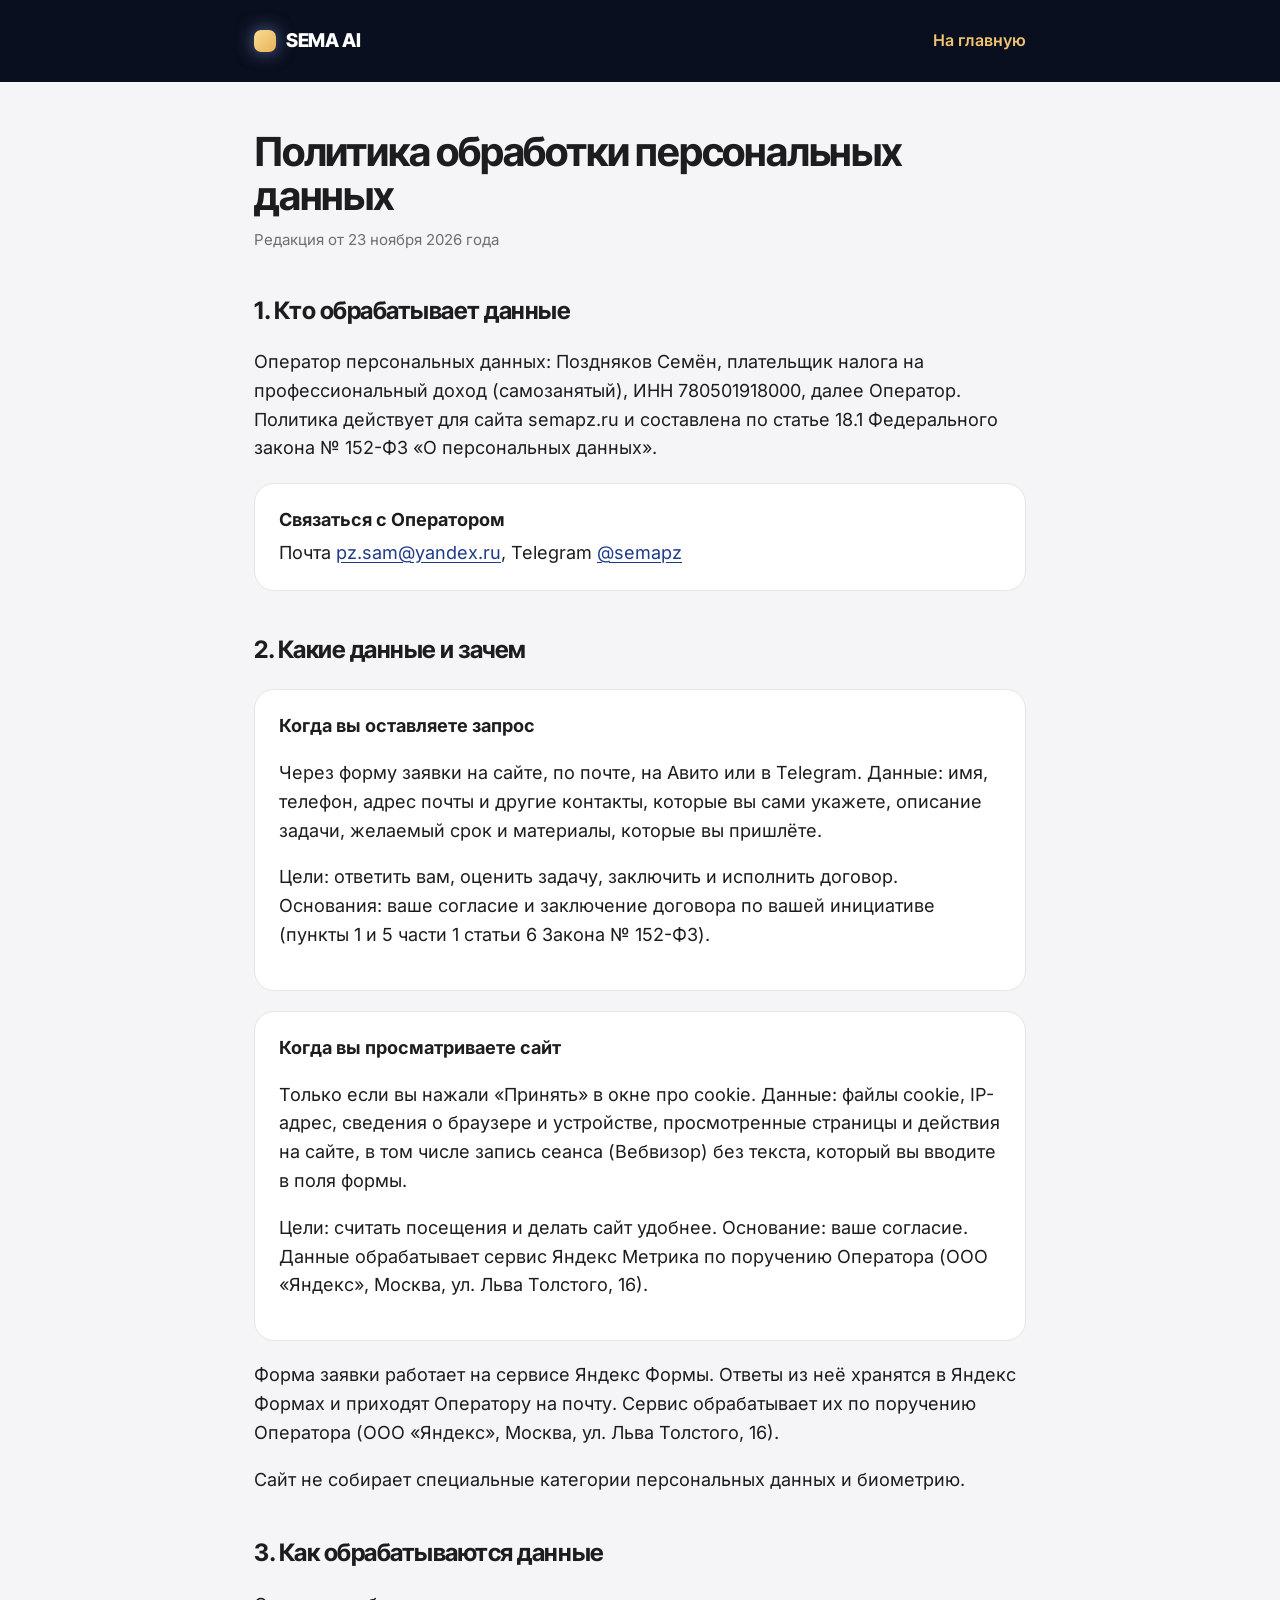
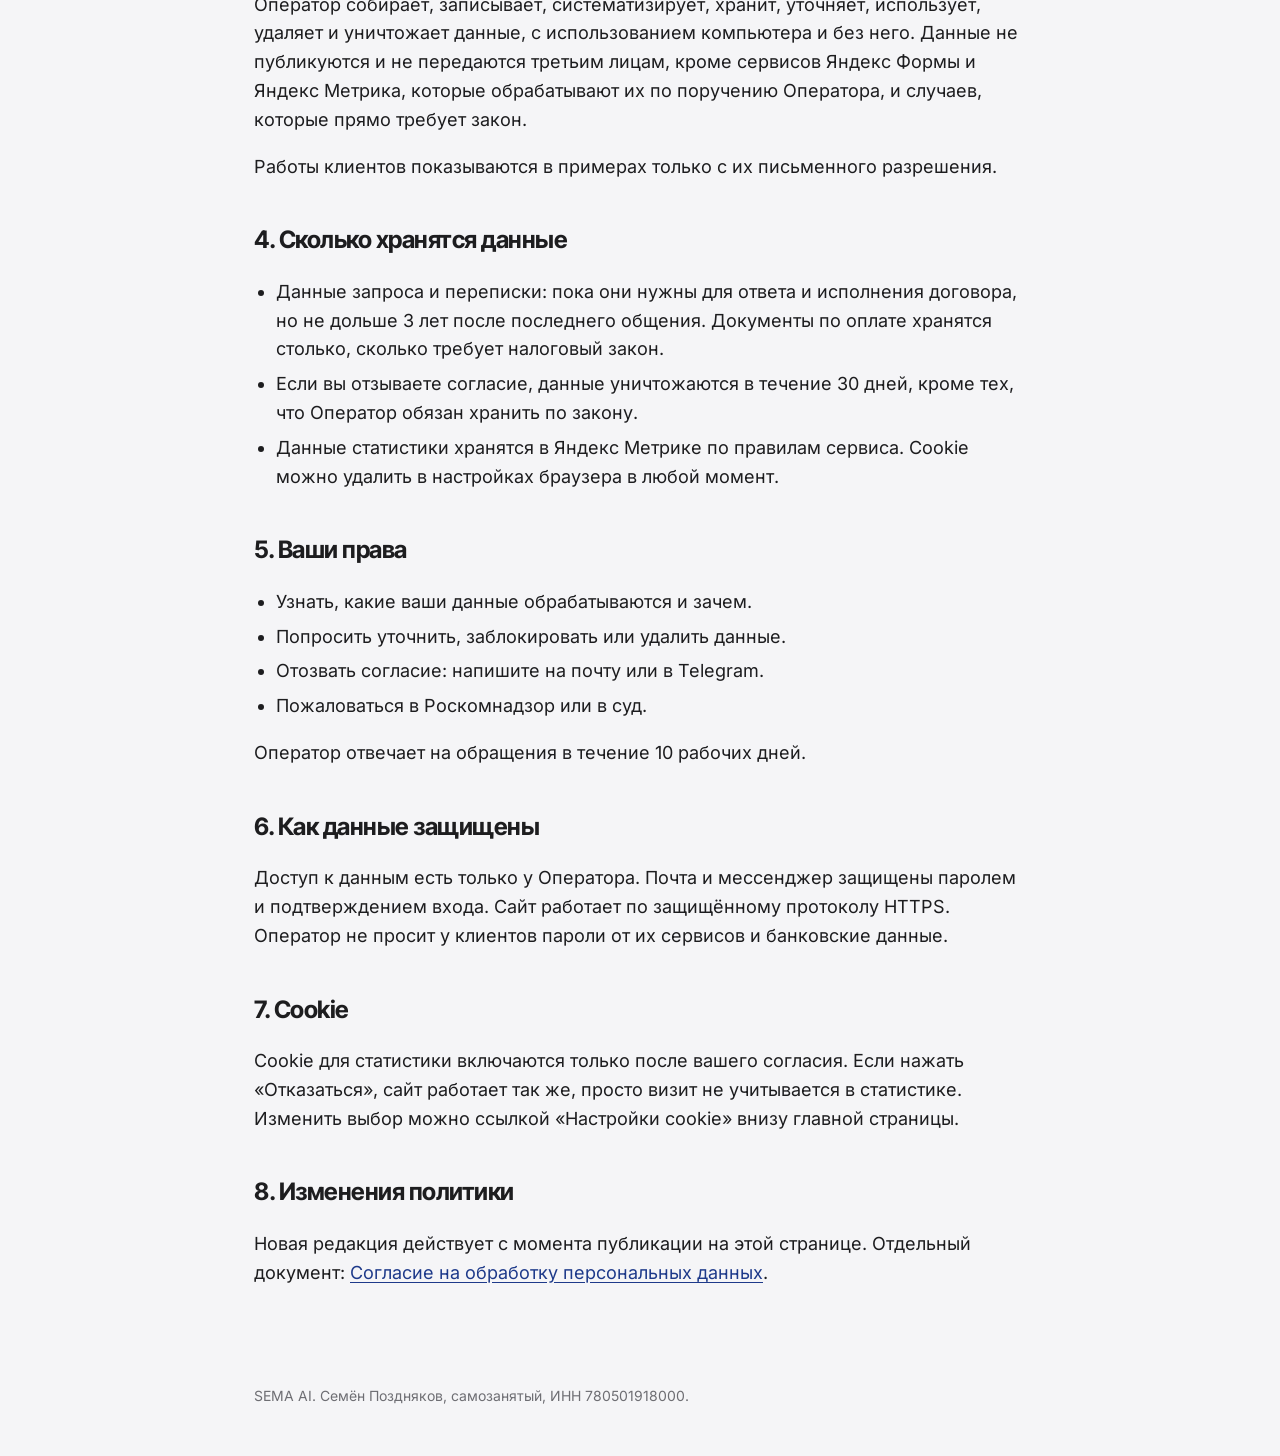
<file: policy.html>
<!DOCTYPE html>
<html lang="ru">
<head>
<meta charset="utf-8">
<meta name="viewport" content="width=device-width, initial-scale=1">
<title>Политика обработки персональных данных · SEMA AI</title>
<meta name="robots" content="noindex">
<link rel="icon" href="favicon.ico" sizes="any">
<link rel="apple-touch-icon" href="img/apple-touch-icon.png">
<link rel="preload" href="fonts/inter-cyrillic-wght-normal.woff2" as="font" type="font/woff2" crossorigin>
<link rel="stylesheet" href="fonts.css">
<link rel="stylesheet" href="doc.css">
</head>
<body>
<header class="top"><div class="in"><a class="brand" href="./"><i aria-hidden="true"></i>SEMA AI</a><a class="back" href="./">На главную</a></div></header>
<main>
<h1>Политика обработки персональных данных</h1>
<p class="date">Редакция от 23 ноября 2026 года</p>

<h2>1. Кто обрабатывает данные</h2>
<p>Оператор персональных данных: Поздняков Семён, плательщик налога на профессиональный доход (самозанятый), ИНН 780501918000, далее Оператор. Политика действует для сайта semapz.ru и составлена по статье 18.1 Федерального закона № 152-ФЗ «О персональных данных».</p>
<div class="card"><b>Связаться с Оператором</b>Почта <a href="mailto:pz.sam@yandex.ru">pz.sam@yandex.ru</a>, Telegram <a href="https://t.me/semapz">@semapz</a></div>

<h2>2. Какие данные и зачем</h2>
<div class="card">
<b>Когда вы оставляете запрос</b>
<p>Через форму заявки на сайте, по почте, на Авито или в Telegram. Данные: имя, телефон, адрес почты и другие контакты, которые вы сами укажете, описание задачи, желаемый срок и материалы, которые вы пришлёте.</p>
<p>Цели: ответить вам, оценить задачу, заключить и исполнить договор. Основания: ваше согласие и заключение договора по вашей инициативе (пункты 1 и 5 части 1 статьи 6 Закона № 152-ФЗ).</p>
</div>
<div class="card">
<b>Когда вы просматриваете сайт</b>
<p>Только если вы нажали «Принять» в окне про cookie. Данные: файлы cookie, IP-адрес, сведения о браузере и устройстве, просмотренные страницы и действия на сайте, в том числе запись сеанса (Вебвизор) без текста, который вы вводите в поля формы.</p>
<p>Цели: считать посещения и делать сайт удобнее. Основание: ваше согласие. Данные обрабатывает сервис Яндекс Метрика по поручению Оператора (ООО «Яндекс», Москва, ул. Льва Толстого, 16).</p>
</div>
<p>Форма заявки работает на сервисе Яндекс Формы. Ответы из неё хранятся в Яндекс Формах и приходят Оператору на почту. Сервис обрабатывает их по поручению Оператора (ООО «Яндекс», Москва, ул. Льва Толстого, 16).</p>
<p>Сайт не собирает специальные категории персональных данных и биометрию.</p>

<h2>3. Как обрабатываются данные</h2>
<p>Оператор собирает, записывает, систематизирует, хранит, уточняет, использует, удаляет и уничтожает данные, с использованием компьютера и без него. Данные не публикуются и не передаются третьим лицам, кроме сервисов Яндекс Формы и Яндекс Метрика, которые обрабатывают их по поручению Оператора, и случаев, которые прямо требует закон.</p>
<p>Работы клиентов показываются в примерах только с их письменного разрешения.</p>

<h2>4. Сколько хранятся данные</h2>
<ul>
<li>Данные запроса и переписки: пока они нужны для ответа и исполнения договора, но не дольше 3 лет после последнего общения. Документы по оплате хранятся столько, сколько требует налоговый закон.</li>
<li>Если вы отзываете согласие, данные уничтожаются в течение 30 дней, кроме тех, что Оператор обязан хранить по закону.</li>
<li>Данные статистики хранятся в Яндекс Метрике по правилам сервиса. Cookie можно удалить в настройках браузера в любой момент.</li>
</ul>

<h2>5. Ваши права</h2>
<ul>
<li>Узнать, какие ваши данные обрабатываются и зачем.</li>
<li>Попросить уточнить, заблокировать или удалить данные.</li>
<li>Отозвать согласие: напишите на почту или в Telegram.</li>
<li>Пожаловаться в Роскомнадзор или в суд.</li>
</ul>
<p>Оператор отвечает на обращения в течение 10 рабочих дней.</p>

<h2>6. Как данные защищены</h2>
<p>Доступ к данным есть только у Оператора. Почта и мессенджер защищены паролем и подтверждением входа. Сайт работает по защищённому протоколу HTTPS. Оператор не просит у клиентов пароли от их сервисов и банковские данные.</p>

<h2>7. Cookie</h2>
<p>Cookie для статистики включаются только после вашего согласия. Если нажать «Отказаться», сайт работает так же, просто визит не учитывается в статистике. Изменить выбор можно ссылкой «Настройки cookie» внизу главной страницы.</p>

<h2>8. Изменения политики</h2>
<p>Новая редакция действует с момента публикации на этой странице. Отдельный документ: <a href="soglasie.html">Согласие на обработку персональных данных</a>.</p>
</main>
<footer>SEMA AI. Семён Поздняков, самозанятый, ИНН 780501918000.</footer>
</body>
</html>
</file>
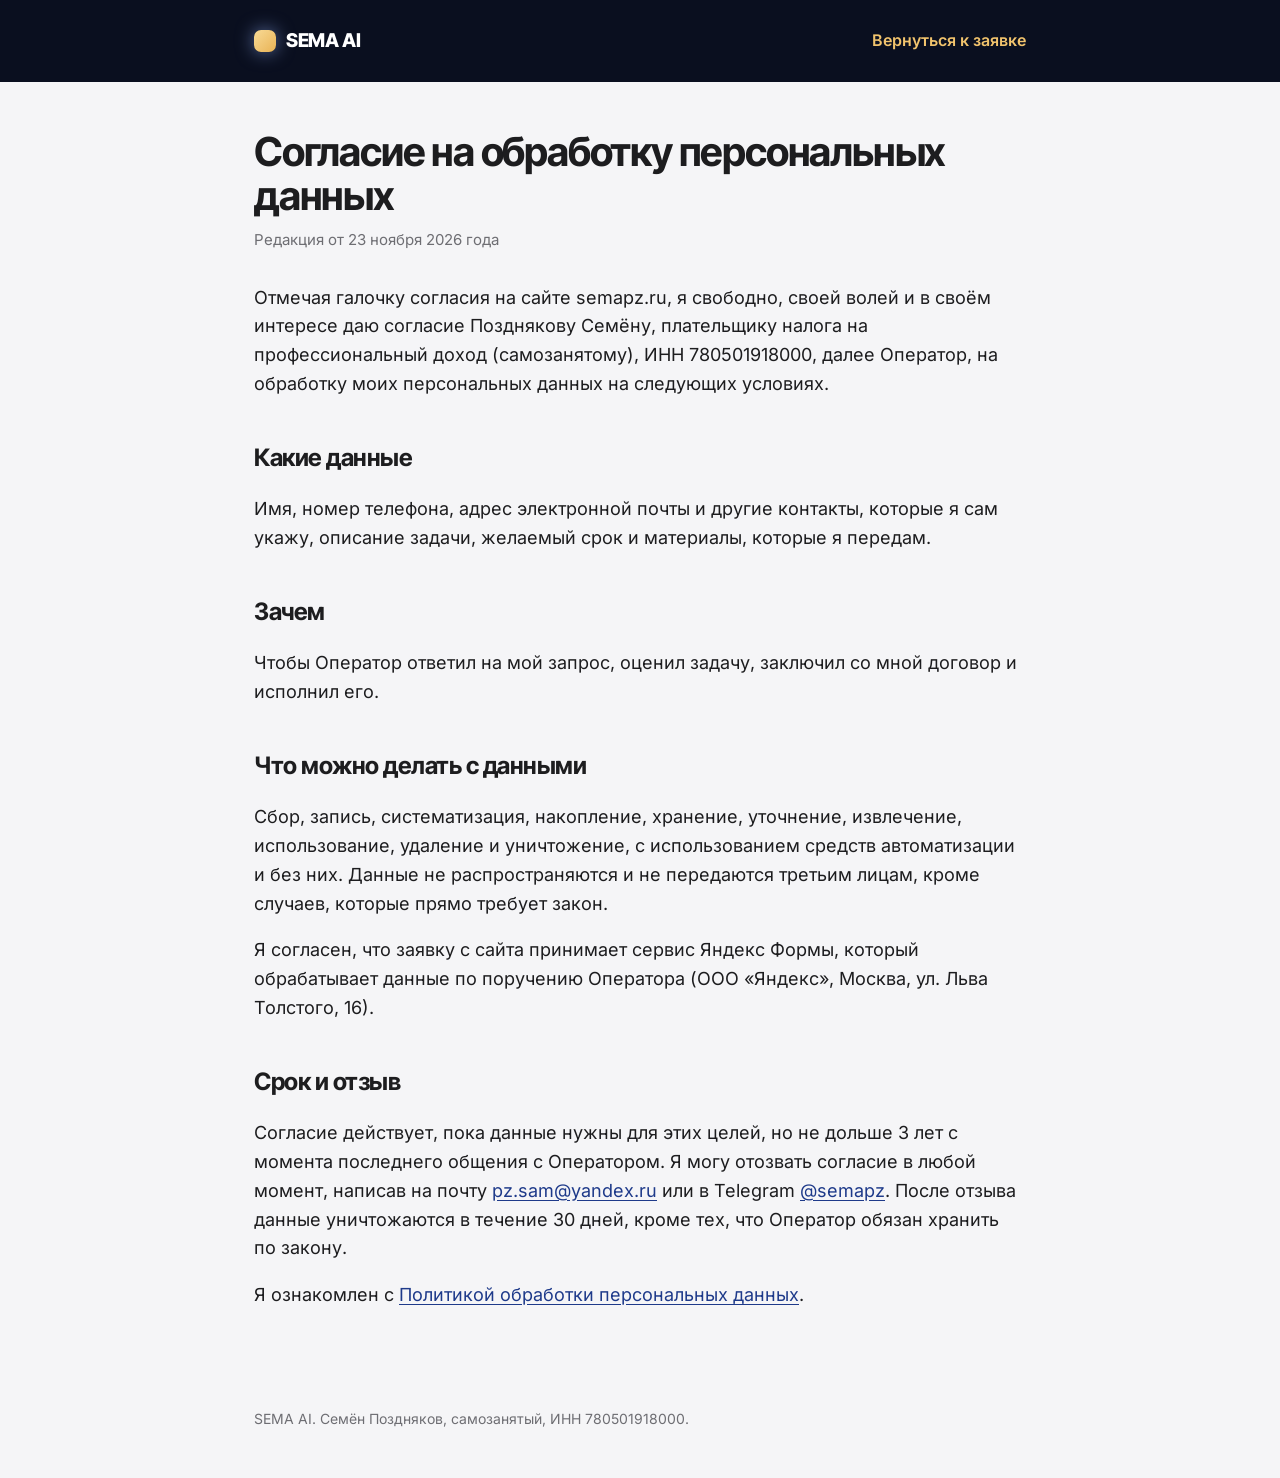
<file: soglasie.html>
<!DOCTYPE html>
<html lang="ru">
<head>
<meta charset="utf-8">
<meta name="viewport" content="width=device-width, initial-scale=1">
<title>Согласие на обработку персональных данных · SEMA AI</title>
<meta name="robots" content="noindex">
<link rel="icon" href="favicon.ico" sizes="any">
<link rel="apple-touch-icon" href="img/apple-touch-icon.png">
<link rel="preload" href="fonts/inter-cyrillic-wght-normal.woff2" as="font" type="font/woff2" crossorigin>
<link rel="stylesheet" href="fonts.css">
<link rel="stylesheet" href="doc.css">
</head>
<body>
<header class="top"><div class="in"><a class="brand" href="./"><i aria-hidden="true"></i>SEMA AI</a><a class="back" href="./#order">Вернуться к заявке</a></div></header>
<main>
<h1>Согласие на обработку персональных данных</h1>
<p class="date">Редакция от 23 ноября 2026 года</p>

<p>Отмечая галочку согласия на сайте semapz.ru, я свободно, своей волей и в своём интересе даю согласие Позднякову Семёну, плательщику налога на профессиональный доход (самозанятому), ИНН 780501918000, далее Оператор, на обработку моих персональных данных на следующих условиях.</p>

<h2>Какие данные</h2>
<p>Имя, номер телефона, адрес электронной почты и другие контакты, которые я сам укажу, описание задачи, желаемый срок и материалы, которые я передам.</p>

<h2>Зачем</h2>
<p>Чтобы Оператор ответил на мой запрос, оценил задачу, заключил со мной договор и исполнил его.</p>

<h2>Что можно делать с данными</h2>
<p>Сбор, запись, систематизация, накопление, хранение, уточнение, извлечение, использование, удаление и уничтожение, с использованием средств автоматизации и без них. Данные не распространяются и не передаются третьим лицам, кроме случаев, которые прямо требует закон.</p>
<p>Я согласен, что заявку с сайта принимает сервис Яндекс Формы, который обрабатывает данные по поручению Оператора (ООО «Яндекс», Москва, ул. Льва Толстого, 16).</p>

<h2>Срок и отзыв</h2>
<p>Согласие действует, пока данные нужны для этих целей, но не дольше 3 лет с момента последнего общения с Оператором. Я могу отозвать согласие в любой момент, написав на почту <a href="mailto:pz.sam@yandex.ru">pz.sam@yandex.ru</a> или в Telegram <a href="https://t.me/semapz">@semapz</a>. После отзыва данные уничтожаются в течение 30 дней, кроме тех, что Оператор обязан хранить по закону.</p>

<p>Я ознакомлен с <a href="policy.html">Политикой обработки персональных данных</a>.</p>
</main>
<footer>SEMA AI. Семён Поздняков, самозанятый, ИНН 780501918000.</footer>
</body>
</html>
</file>
<file: fonts.css>
/* Шрифты Inter, Inter Tight, Caveat (SIL OFL 1.1), локальные копии */
@font-face {
  font-family:'Inter';
  font-style: normal;
  font-display: swap;
  font-weight: 100 900;
  src: url(fonts/inter-cyrillic-wght-normal.woff2) format('woff2-variations');
  unicode-range: U+0301,U+0400-045F,U+0490-0491,U+04B0-04B1,U+2116;
}
@font-face {
  font-family:'Inter';
  font-style: normal;
  font-display: swap;
  font-weight: 100 900;
  src: url(fonts/inter-latin-ext-wght-normal.woff2) format('woff2-variations');
  unicode-range: U+0100-02BA,U+02BD-02C5,U+02C7-02CC,U+02CE-02D7,U+02DD-02FF,U+0304,U+0308,U+0329,U+1D00-1DBF,U+1E00-1E9F,U+1EF2-1EFF,U+2020,U+20A0-20AB,U+20AD-20C0,U+2113,U+2C60-2C7F,U+A720-A7FF;
}
@font-face {
  font-family:'Inter';
  font-style: normal;
  font-display: swap;
  font-weight: 100 900;
  src: url(fonts/inter-latin-wght-normal.woff2) format('woff2-variations');
  unicode-range: U+0000-00FF,U+0131,U+0152-0153,U+02BB-02BC,U+02C6,U+02DA,U+02DC,U+0304,U+0308,U+0329,U+2000-206F,U+20AC,U+2122,U+2191,U+2193,U+2212,U+2215,U+FEFF,U+FFFD;
}
@font-face {
  font-family:'Inter Tight';
  font-style: normal;
  font-display: swap;
  font-weight: 100 900;
  src: url(fonts/inter-tight-cyrillic-wght-normal.woff2) format('woff2-variations');
  unicode-range: U+0301,U+0400-045F,U+0490-0491,U+04B0-04B1,U+2116;
}
@font-face {
  font-family:'Inter Tight';
  font-style: normal;
  font-display: swap;
  font-weight: 100 900;
  src: url(fonts/inter-tight-latin-ext-wght-normal.woff2) format('woff2-variations');
  unicode-range: U+0100-02BA,U+02BD-02C5,U+02C7-02CC,U+02CE-02D7,U+02DD-02FF,U+0304,U+0308,U+0329,U+1D00-1DBF,U+1E00-1E9F,U+1EF2-1EFF,U+2020,U+20A0-20AB,U+20AD-20C0,U+2113,U+2C60-2C7F,U+A720-A7FF;
}
@font-face {
  font-family:'Inter Tight';
  font-style: normal;
  font-display: swap;
  font-weight: 100 900;
  src: url(fonts/inter-tight-latin-wght-normal.woff2) format('woff2-variations');
  unicode-range: U+0000-00FF,U+0131,U+0152-0153,U+02BB-02BC,U+02C6,U+02DA,U+02DC,U+0304,U+0308,U+0329,U+2000-206F,U+20AC,U+2122,U+2191,U+2193,U+2212,U+2215,U+FEFF,U+FFFD;
}
@font-face {
  font-family:'Caveat';
  font-style: normal;
  font-display: swap;
  font-weight: 500;
  src: url(fonts/caveat-cyrillic-500-normal.woff2) format('woff2');
  unicode-range: U+0301,U+0400-045F,U+0490-0491,U+04B0-04B1,U+2116;
}
@font-face {
  font-family:'Caveat';
  font-style: normal;
  font-display: swap;
  font-weight: 500;
  src: url(fonts/caveat-latin-500-normal.woff2) format('woff2');
  unicode-range: U+0000-00FF,U+0131,U+0152-0153,U+02BB-02BC,U+02C6,U+02DA,U+02DC,U+0304,U+0308,U+0329,U+2000-206F,U+20AC,U+2122,U+2191,U+2193,U+2212,U+2215,U+FEFF,U+FFFD;
}
@font-face {
  font-family:'Caveat';
  font-style: normal;
  font-display: swap;
  font-weight: 700;
  src: url(fonts/caveat-cyrillic-700-normal.woff2) format('woff2');
  unicode-range: U+0301,U+0400-045F,U+0490-0491,U+04B0-04B1,U+2116;
}
@font-face {
  font-family:'Caveat';
  font-style: normal;
  font-display: swap;
  font-weight: 700;
  src: url(fonts/caveat-latin-700-normal.woff2) format('woff2');
  unicode-range: U+0000-00FF,U+0131,U+0152-0153,U+02BB-02BC,U+02C6,U+02DA,U+02DC,U+0304,U+0308,U+0329,U+2000-206F,U+20AC,U+2122,U+2191,U+2193,U+2212,U+2215,U+FEFF,U+FFFD;
}
</file>
<file: doc.css>
*{box-sizing:border-box}
html,body{margin:0}
body{background:#F5F5F7;color:#1d1d1f;font-family:"Inter","Helvetica Neue",Arial,system-ui,sans-serif;font-size:18px;line-height:1.6;-webkit-font-smoothing:antialiased}
a{color:#1E3A8A;text-underline-offset:3px}
:focus-visible{outline:3px solid #E9B355;outline-offset:3px;border-radius:6px}
.top{background:#0A0F1F;color:#fff}
.top .in{max-width:820px;margin:0 auto;padding:18px 24px;display:flex;align-items:center;justify-content:space-between;gap:16px}
.brand{display:flex;align-items:center;gap:10px;font-family:"Inter Tight","Inter",sans-serif;font-weight:800;font-size:19px;letter-spacing:-.02em;color:#fff;text-decoration:none}
.brand i{width:22px;height:22px;border-radius:7px;background:linear-gradient(135deg,#F8DA96,#E9B355);display:block;box-shadow:0 0 18px rgba(126,151,214,.7)}
.back{color:#F2C46D;font-weight:600;font-size:16px;text-decoration:none;padding:10px 0}
.back:hover{text-decoration:underline}
main{max-width:820px;margin:0 auto;padding:48px 24px 80px}
h1{font-family:"Inter Tight","Inter",sans-serif;font-size:40px;line-height:1.1;letter-spacing:-.03em;margin:0 0 10px}
.date{color:#6e6e73;font-size:15px;margin:0 0 32px}
h2{font-family:"Inter Tight","Inter",sans-serif;font-size:24px;letter-spacing:-.02em;margin:40px 0 10px}
p,li{max-width:70ch}
ul{padding-left:22px}
li{margin:6px 0}
.card{background:#fff;border-radius:20px;padding:22px 24px;margin:20px 0;border:1px solid #e5e5ea}
.card b{display:block;margin-bottom:4px}
footer{max-width:820px;margin:0 auto;padding:0 24px 48px;color:#6e6e73;font-size:14px}
@media (max-width:600px){h1{font-size:30px}body{font-size:17px}main{padding-top:32px}}
</file>
